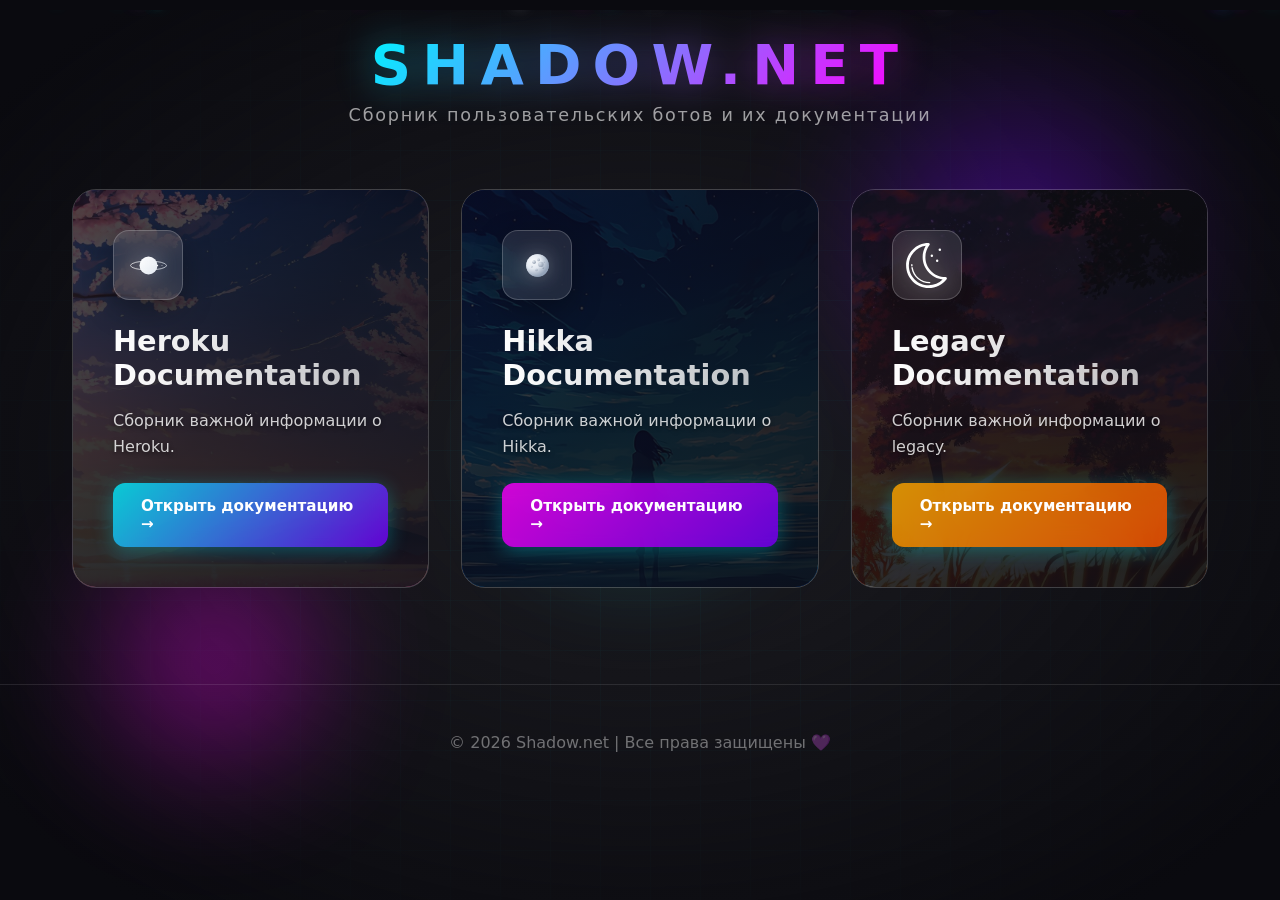
<file: index.html>
<!DOCTYPE html>
<html lang="ru">
<head>
    <link rel="icon" href="assets/favicon.ico" type="image/x-icon">
    <meta charset="UTF-8">
    <meta name="viewport" content="width=device-width, initial-scale=1.0">
    <title>Shadow.net | Documentation</title>
    <style>
        * {
            margin: 0;
            padding: 0;
            box-sizing: border-box;
        }

        :root {
            --primary: #00f2ff;
            --secondary: #ff00ff;
            --accent: #7700ff;
            --dark: #0a0a0f;
        }

        body {
            font-family: 'Segoe UI', system-ui, -apple-system, sans-serif;
            background: var(--dark);
            color: #fff;
            overflow-x: hidden;
            min-height: 100vh;
        }

        /* Animated Background */
        .bg-animation {
            position: fixed;
            top: 0;
            left: 0;
            width: 100%;
            height: 100%;
            z-index: -2;
            background: var(--dark);
        }

        .pattern-bg {
            position: fixed;
            top: 0;
            left: 0;
            width: 100%;
            height: 100%;
            z-index: -1;
            opacity: 0.08;
            background-image: url('assets/patterned-background.png');
            background-size: 200px;
            background-repeat: repeat;
            mix-blend-mode: screen;
        }

        .grid-overlay {
            position: fixed;
            top: 0;
            left: 0;
            width: 100%;
            height: 100%;
            z-index: -1;
            background: 
                linear-gradient(rgba(0, 242, 255, 0.03) 1px, transparent 1px),
                linear-gradient(90deg, rgba(0, 242, 255, 0.03) 1px, transparent 1px);
            background-size: 50px 50px;
            pointer-events: none;
        }

        .vignette {
            position: fixed;
            top: 0;
            left: 0;
            width: 100%;
            height: 100%;
            z-index: -1;
            background: radial-gradient(ellipse at center, transparent 0%, var(--dark) 90%);
            pointer-events: none;
        }

        .particles {
            position: fixed;
            top: 0;
            left: 0;
            width: 100%;
            height: 100%;
            z-index: -1;
            overflow: hidden;
        }

        .particle {
            position: absolute;
            width: 3px;
            height: 3px;
            background: var(--primary);
            border-radius: 50%;
            animation: float 20s infinite linear;
            opacity: 0.8;
            box-shadow: 0 0 8px var(--primary), 0 0 15px var(--primary);
        }

        @keyframes float {
            from { transform: translateY(150vh) translateX(0); }
            to { transform: translateY(-50vh) translateX(100px); }
        }

        .particle-blocker {
            position: fixed;
            top: 0;
            left: 0;
            width: 100%;
            height: 10px;
            z-index: 100;
            background: var(--dark);
        }

        header {
            padding: 2rem;
            text-align: center;
            position: relative;
        }

        .logo {
            font-size: 3.5rem;
            font-weight: 900;
            background: linear-gradient(135deg, var(--primary), var(--secondary));
            -webkit-background-clip: text;
            -webkit-text-fill-color: transparent;
            background-clip: text;
            text-transform: uppercase;
            letter-spacing: 0.2em;
            animation: glow 3s ease-in-out infinite alternate;
            position: relative;
            display: inline-block;
        }

        .logo::after {
            content: 'SHADOW.NET';
            position: absolute;
            top: 0;
            left: 0;
            width: 100%;
            height: 100%;
            background: linear-gradient(135deg, var(--primary), var(--secondary));
            -webkit-background-clip: text;
            -webkit-text-fill-color: transparent;
            background-clip: text;
            filter: blur(20px);
            opacity: 0.5;
            z-index: -1;
        }

        @keyframes glow {
            from { filter: drop-shadow(0 0 20px rgba(0, 242, 255, 0.5)); }
            to { filter: drop-shadow(0 0 40px rgba(255, 0, 255, 0.5)); }
        }

        .subtitle {
            color: rgba(255, 255, 255, 0.6);
            font-size: 1.1rem;
            margin-top: 0.5rem;
            letter-spacing: 0.1em;
        }

        .container {
            max-width: 1200px;
            margin: 0 auto;
            padding: 2rem;
            display: grid;
            grid-template-columns: repeat(auto-fit, minmax(320px, 1fr));
            gap: 2rem;
        }

        .card {
            position: relative;
            border-radius: 24px;
            overflow: hidden;
            cursor: pointer;
            transition: transform 0.6s ease;
            min-height: 380px;
            border: 1px solid rgba(255, 255, 255, 0.2);
        }

        .card-bg {
            position: absolute;
            inset: 0;
            background-size: cover;
            background-position: center;
            z-index: 0;
            transition: transform 0.6s ease;
        }

        .card-heroku .card-bg {
            background-image: url('assets/fon_heroku.jpg');
        }

        .card-hikka .card-bg {
            background-image: url('assets/fon_hikka.jpeg');
        }

        .card-legacy .card-bg {
            background-image: url('assets/fon_legacy.jpg');
        }

        .card:hover .card-bg {
            transform: scale(1.1);
        }

        /* Gradient Overlay поверх фото */
        .card-overlay {
            position: absolute;
            inset: 0;
            background: linear-gradient(135deg, rgba(10,10,15,0.7) 0%, rgba(10,10,15,0.85) 50%, rgba(10,10,15,0.9) 100%);
            z-index: 1;
            transition: opacity 0.3s;
        }

        .card:hover .card-overlay {
            opacity: 0.95;
            background: linear-gradient(135deg, rgba(10,10,15,0.6) 0%, rgba(10,10,15,0.75) 50%, rgba(10,10,15,0.85) 100%);
        }

        /* Content Layer */
        .card-content {
            position: relative;
            z-index: 2;
            padding: 2.5rem;
            height: 100%;
            display: flex;
            flex-direction: column;
            justify-content: space-between;
        }

        .card-icon {
            width: 70px;
            height: 70px;
            border-radius: 16px;
            display: flex;
            align-items: center;
            justify-content: center;
            margin-bottom: 1.5rem;
            background: rgba(255, 255, 255, 0.1);
            backdrop-filter: blur(10px);
            border: 1px solid rgba(255, 255, 255, 0.2);
            box-shadow: 0 10px 30px rgba(0, 0, 0, 0.3);
            transition: transform 0.3s;
        }

        .card:hover .card-icon {
            transform: rotate(-5deg) scale(1.1);
            box-shadow: 0 15px 40px rgba(0, 0, 0, 0.4);
        }

        .card-icon svg {
            width: 45px;
            height: 45px;
            filter: drop-shadow(0 0 10px rgba(255,255,255,0.3));
        }

        .card h2 {
            font-size: 1.8rem;
            margin-bottom: 1rem;
            background: linear-gradient(90deg, #fff, rgba(255,255,255,0.7));
            -webkit-background-clip: text;
            -webkit-text-fill-color: transparent;
            background-clip: text;
        }

        .card p {
            color: rgba(255, 255, 255, 0.8);
            line-height: 1.6;
            margin-bottom: 1.5rem;
            text-shadow: 0 2px 4px rgba(0,0,0,0.5);
        }

        .btn {
            display: inline-flex;
            align-items: center;
            gap: 0.5rem;
            padding: 0.875rem 1.75rem;
            background: rgba(0, 0, 0, 0.4);
            border: 1px solid rgba(255, 255, 255, 0.2);
            color: #fff;
            text-decoration: none;
            border-radius: 12px;
            font-weight: 600;
            position: relative;
            overflow: hidden;
            transition: all 0.3s;
            cursor: pointer;
            font-size: 0.95rem;
            backdrop-filter: blur(10px);
            width: fit-content;
        }

        .btn:hover {
            border-color: var(--primary);
            box-shadow: 0 0 20px rgba(0, 242, 255, 0.4);
            transform: translateX(5px);
            background: rgba(0, 0, 0, 0.6);
        }

        .btn-primary {
            background: linear-gradient(135deg, rgba(0, 242, 255, 0.8), rgba(119, 0, 255, 0.8));
            border: none;
            box-shadow: 0 4px 20px rgba(0, 242, 255, 0.3);
        }

        .btn-primary:hover {
            box-shadow: 0 6px 30px rgba(0, 242, 255, 0.5);
            transform: translateX(5px) scale(1.05);
        }

        .glow-orb {
            position: fixed;
            border-radius: 50%;
            filter: blur(60px);
            opacity: 0.5;
            pointer-events: none;
            z-index: -1;
        }

        .orb-1 {
            width: 400px;
            height: 400px;
            background: radial-gradient(circle, var(--accent), transparent 70%);
            top: 5%;
            right: 5%;
            animation: drift 25s infinite ease-in-out;
        }

        .orb-2 {
            width: 300px;
            height: 300px;
            background: radial-gradient(circle, var(--secondary), transparent 70%);
            bottom: 10%;
            left: 5%;
            animation: drift 20s infinite ease-in-out reverse;
        }

        .orb-3 {
            width: 250px;
            height: 250px;
            background: radial-gradient(circle, var(--primary), transparent 70%);
            top: 50%;
            left: 50%;
            transform: translate(-50%, -50%);
            animation: orbPulse 15s infinite ease-in-out;
        }

        @keyframes orbPulse {
            0%, 100% { transform: translate(-50%, -50%) scale(1); opacity: 0.4; }
            50% { transform: translate(-50%, -50%) scale(1.3); opacity: 0.6; }
        }

        @keyframes drift {
            0%, 100% { transform: translate(0, 0); }
            25% { transform: translate(-30px, 30px); }
            50% { transform: translate(20px, -20px); }
            75% { transform: translate(-20px, -30px); }
        }

        footer {
            text-align: center;
            padding: 3rem 2rem;
            color: rgba(255, 255, 255, 0.4);
            border-top: 1px solid rgba(255, 255, 255, 0.1);
            margin-top: 4rem;
        }

        @media (max-width: 768px) {
            .logo { font-size: 2.5rem; }
            .container { grid-template-columns: 1fr; padding: 1rem; }
            .card-content { padding: 1.5rem; }
        }

        ::-webkit-scrollbar {
            width: 8px;
        }
        ::-webkit-scrollbar-track {
            background: var(--dark);
        }
        ::-webkit-scrollbar-thumb {
            background: linear-gradient(var(--primary), var(--accent));
            border-radius: 4px;
        }

        .loader {
            position: fixed;
            top: 0;
            left: 0;
            width: 100%;
            height: 100%;
            background: var(--dark);
            z-index: 9999;
            display: flex;
            align-items: center;
            justify-content: center;
            transition: opacity 0.5s;
        }

        .loader.hidden {
            opacity: 0;
            pointer-events: none;
        }

        .loader-text {
            font-size: 2rem;
            font-weight: 900;
            background: linear-gradient(135deg, var(--primary), var(--secondary));
            -webkit-background-clip: text;
            -webkit-text-fill-color: transparent;
            animation: pulse 1.5s infinite;
        }

        @keyframes pulse {
            0%, 100% { opacity: 1; }
            50% { opacity: 0.5; }
        }
    </style>
</head>
<body>
    <div class="loader" id="loader">
        <div class="loader-text">SHADOW.NET</div>
    </div>

    <div class="bg-animation"></div>
    <div class="pattern-bg"></div>
    <div class="grid-overlay"></div>
    <div class="vignette"></div>
    <div class="particles" id="particles"></div>
    <div class="particle-blocker"></div>
    <div class="glow-orb orb-1"></div>
    <div class="glow-orb orb-2"></div>
    <div class="glow-orb orb-3"></div>

    <header>
        <h1 class="logo">Shadow.net</h1>
        <p class="subtitle">Сборник пользовательских ботов и их документации</p>
    </header>

    <div class="container">
        <!-- Heroku Card -->
        <div class="card card-heroku" onclick="window.location.href='heroku/index.html'">
            <div class="card-bg"></div>
            <div class="card-overlay"></div>
            <div class="card-content">
                <div>
                    <div class="card-icon">
                        <svg viewBox="0 0 200 200" class="saturn">
                            <defs>
                                <linearGradient id="planetGradient" x1="0%" y1="0%" x2="100%" y2="100%">
                                    <stop offset="0%" style="stop-color:#ffffff" />
                                    <stop offset="100%" style="stop-color:#e2e8f0" />
                                </linearGradient>
                                <linearGradient id="ringGradient" x1="0%" y1="0%" x2="100%" y2="0%">
                                    <stop offset="0%" style="stop-color:#ffffff" />
                                    <stop offset="100%" style="stop-color:#e2e8f0" />
                                </linearGradient>
                            </defs>
                            <ellipse class="ring back-ring" cx="100" cy="100" rx="80" ry="20" fill="none" stroke="url(#ringGradient)" stroke-width="2" opacity="0.5" />
                            <circle class="planet" cx="100" cy="100" r="40" fill="url(#planetGradient)" />
                            <ellipse class="ring front-ring" cx="100" cy="100" rx="80" ry="20" fill="none" stroke="url(#ringGradient)" stroke-width="2.5" />
                            <circle cx="140" cy="100" r="3" fill="#ffffff" />
                            <circle cx="160" cy="100" r="2" fill="#ffffff" />
                            <circle cx="120" cy="95" r="2" fill="#ffffff" />
                            <circle cx="180" cy="102" r="1" fill="#ffffff" />
                        </svg>
                    </div>
                    <h2>Heroku Documentation</h2>
                    <p>Сборник важной информации о Heroku.</p>
                </div>
                <a href="heroku/index.html" class="btn btn-primary">Открыть документацию →</a>
            </div>
        </div>

        <!-- Hikka Card -->
        <div class="card card-hikka" onclick="window.location.href='hikka/index.html'">
            <div class="card-bg"></div>
            <div class="card-overlay"></div>
            <div class="card-content">
                <div>
                    <div class="card-icon">
                        <svg viewBox="0 0 200 200" class="moon-full">
                            <defs>
                                <radialGradient id="moonGradient" cx="30%" cy="30%" r="70%">
                                    <stop offset="0%" style="stop-color:#f8fafc" />
                                    <stop offset="50%" style="stop-color:#e2e8f0" />
                                    <stop offset="100%" style="stop-color:#94a3b8" />
                                </radialGradient>
                                <radialGradient id="craterGradient" cx="30%" cy="30%" r="70%">
                                    <stop offset="0%" style="stop-color:#cbd5e1" />
                                    <stop offset="100%" style="stop-color:#64748b" />
                                </radialGradient>
                                <filter id="glow">
                                    <feGaussianBlur stdDeviation="3" result="coloredBlur"/>
                                    <feMerge>
                                        <feMergeNode in="coloredBlur"/>
                                        <feMergeNode in="SourceGraphic"/>
                                    </feMerge>
                                </filter>
                            </defs>
                            <circle cx="100" cy="100" r="50" fill="url(#moonGradient)" filter="url(#glow)" />
                            <circle cx="85" cy="85" r="8" fill="url(#craterGradient)" opacity="0.6" />
                            <circle cx="115" cy="95" r="12" fill="url(#craterGradient)" opacity="0.5" />
                            <circle cx="95" cy="120" r="6" fill="url(#craterGradient)" opacity="0.4" />
                            <circle cx="125" cy="110" r="5" fill="url(#craterGradient)" opacity="0.5" />
                            <circle cx="75" cy="105" r="4" fill="url(#craterGradient)" opacity="0.4" />
                            <circle cx="105" cy="75" r="6" fill="url(#craterGradient)" opacity="0.5" />
                            <circle cx="130" cy="85" r="3" fill="url(#craterGradient)" opacity="0.4" />
                        </svg>
                    </div>
                    <h2>Hikka Documentation</h2>
                    <p>Сборник важной информации о Hikka.</p>
                </div>
                <a href="hikka/index.html" class="btn btn-primary" style="background: linear-gradient(135deg, rgba(255, 0, 255, 0.8), rgba(119, 0, 255, 0.8));">Открыть документацию →</a>
            </div>
        </div>

        <!-- Legacy Card -->
        <div class="card card-legacy" onclick="window.location.href='legacy/index.html'">
            <div class="card-bg"></div>
            <div class="card-overlay"></div>
            <div class="card-content">
                <div>
                    <div class="card-icon">
                        <svg viewBox="0 0 65.3 65.3" class="moon-crescent" style="fill: #ffffff; filter: drop-shadow(0 0 10px rgba(255,255,255,0.5));">
                            <g>
                                <g>
                                    <path d="M35.853,65.3c-18.089,0-32.805-14.565-32.805-32.655C3.048,14.791,17.573,0,35.427,0c0.01,0,0.018,0,0.025,0
                                        c0.757,0,1.449,0.278,1.789,0.957c0.343,0.686,0.263,1.434-0.205,2.041c-3.918,5.078-5.988,11.117-5.988,17.534
                                        c0,15.883,12.922,28.785,28.805,28.785l0.369-0.018c0.727-0.01,1.475,0.412,1.817,1.1c0.344,0.687,0.265,1.506-0.205,2.113
                                        C55.566,60.641,46.094,65.3,35.853,65.3z M31.475,4.034C17.688,6.162,7.048,18.177,7.048,32.496
                                        C7.048,48.378,19.97,61.3,35.853,61.3c7.643,0,14.795-2.957,20.15-8.226c-16.282-1.911-28.955-15.793-28.955-32.58
                                        C27.048,14.629,28.568,9.013,31.475,4.034z"/>
                                </g>
                                <g>
                                    <path d="M37.349,58.464c-13.139,0-24.312-9.381-26.567-22.308c-0.095-0.543,0.27-1.063,0.813-1.156
                                        c0.552-0.094,1.063,0.27,1.157,0.812c2.087,11.967,12.432,20.651,24.597,20.651c0.553,0,1,0.446,1,1S37.902,58.464,37.349,58.464
                                        z"/>
                                </g>
                                <g>
                                    <path d="M11.416,34c-0.53,0-0.973-0.492-0.998-1.027c-0.022-0.463-0.034-0.97-0.034-1.439c0-0.553,0.447-1.019,1-1.019
                                        c0.553,0,1,0.438,1,0.991c0,0.438,0.012,0.943,0.032,1.377C12.441,33.436,12.017,34,11.464,34C11.447,34,11.431,34,11.416,34z"/>
                                </g>
                                <circle cx="40.41" cy="18.442" r="1.782"/>
                                <circle cx="51.992" cy="9.888" r="1.782"/>
                                <circle cx="48.117" cy="25.851" r="1.782"/>
                            </g>
                        </svg>
                    </div>
                    <h2>Legacy Documentation</h2>
                    <p>Сборник важной информации о legacy.</p>
                </div>
                <a href="legacy/index.html" class="btn btn-primary" style="background: linear-gradient(135deg, rgba(255, 170, 0, 0.8), rgba(255, 85, 0, 0.8));">Открыть документацию →</a>
            </div>
        </div>
    </div>

    <footer>
        <p>© 2026 Shadow.net | Все права защищены 💜</p>
    </footer>

    <script>
        window.addEventListener('load', () => {
            setTimeout(() => {
                document.getElementById('loader').classList.add('hidden');
            }, 1000);
        });

        const particlesContainer = document.getElementById('particles');
        const colors = ['var(--primary)', 'var(--secondary)', 'var(--accent)', '#ffffff'];
        
        for (let i = 0; i < 60; i++) {
            const particle = document.createElement('div');
            particle.className = 'particle';
            
            const color = colors[Math.floor(Math.random() * colors.length)];
            const size = Math.random() * 3 + 2;
            
            particle.style.left = Math.random() * 100 + '%';
            particle.style.width = size + 'px';
            particle.style.height = size + 'px';
            particle.style.background = color;
            particle.style.boxShadow = `0 0 ${size * 3}px ${color}, 0 0 ${size * 5}px ${color}`;
            particle.style.animationDuration = (Math.random() * 15 + 8) + 's';
            particle.style.animationDelay = Math.random() * 15 + 's';
            particle.style.opacity = Math.random() * 0.6 + 0.3;
            particlesContainer.appendChild(particle);
        }

        document.querySelectorAll('.card').forEach(card => {
            card.addEventListener('mousemove', (e) => {
                const rect = card.getBoundingClientRect();
                const x = e.clientX - rect.left;
                const y = e.clientY - rect.top;
                const centerX = rect.width / 2;
                const centerY = rect.height / 2;
                const rotateX = (y - centerY) / 20;
                const rotateY = (centerX - x) / 20;
                
                card.style.transform = `perspective(1000px) rotateX(${rotateX}deg) rotateY(${rotateY}deg) translateY(-10px) scale(1.02)`;
            });
            
            card.addEventListener('mouseleave', () => {
                card.style.transform = 'perspective(1000px) rotateX(0) rotateY(0) translateY(0) scale(1)';
            });
        });
    </script>
</body>
</html>
</file>
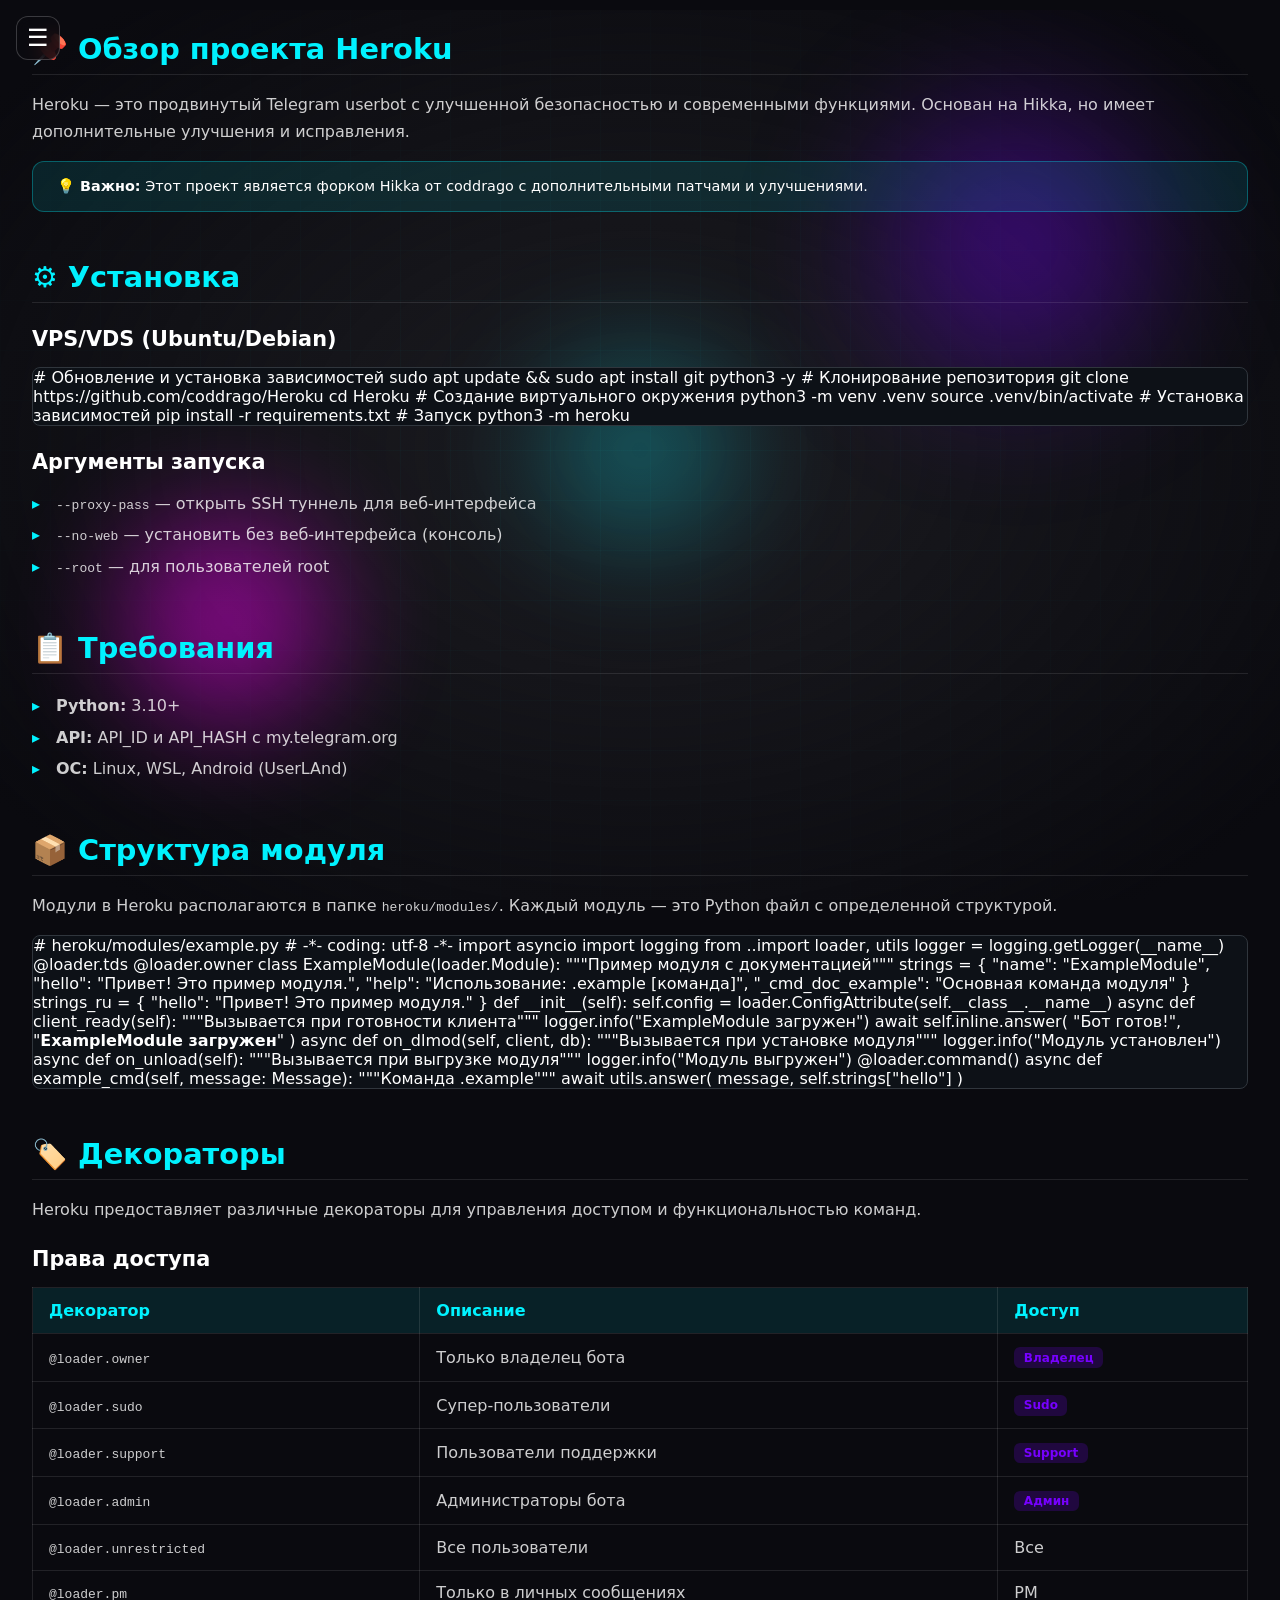
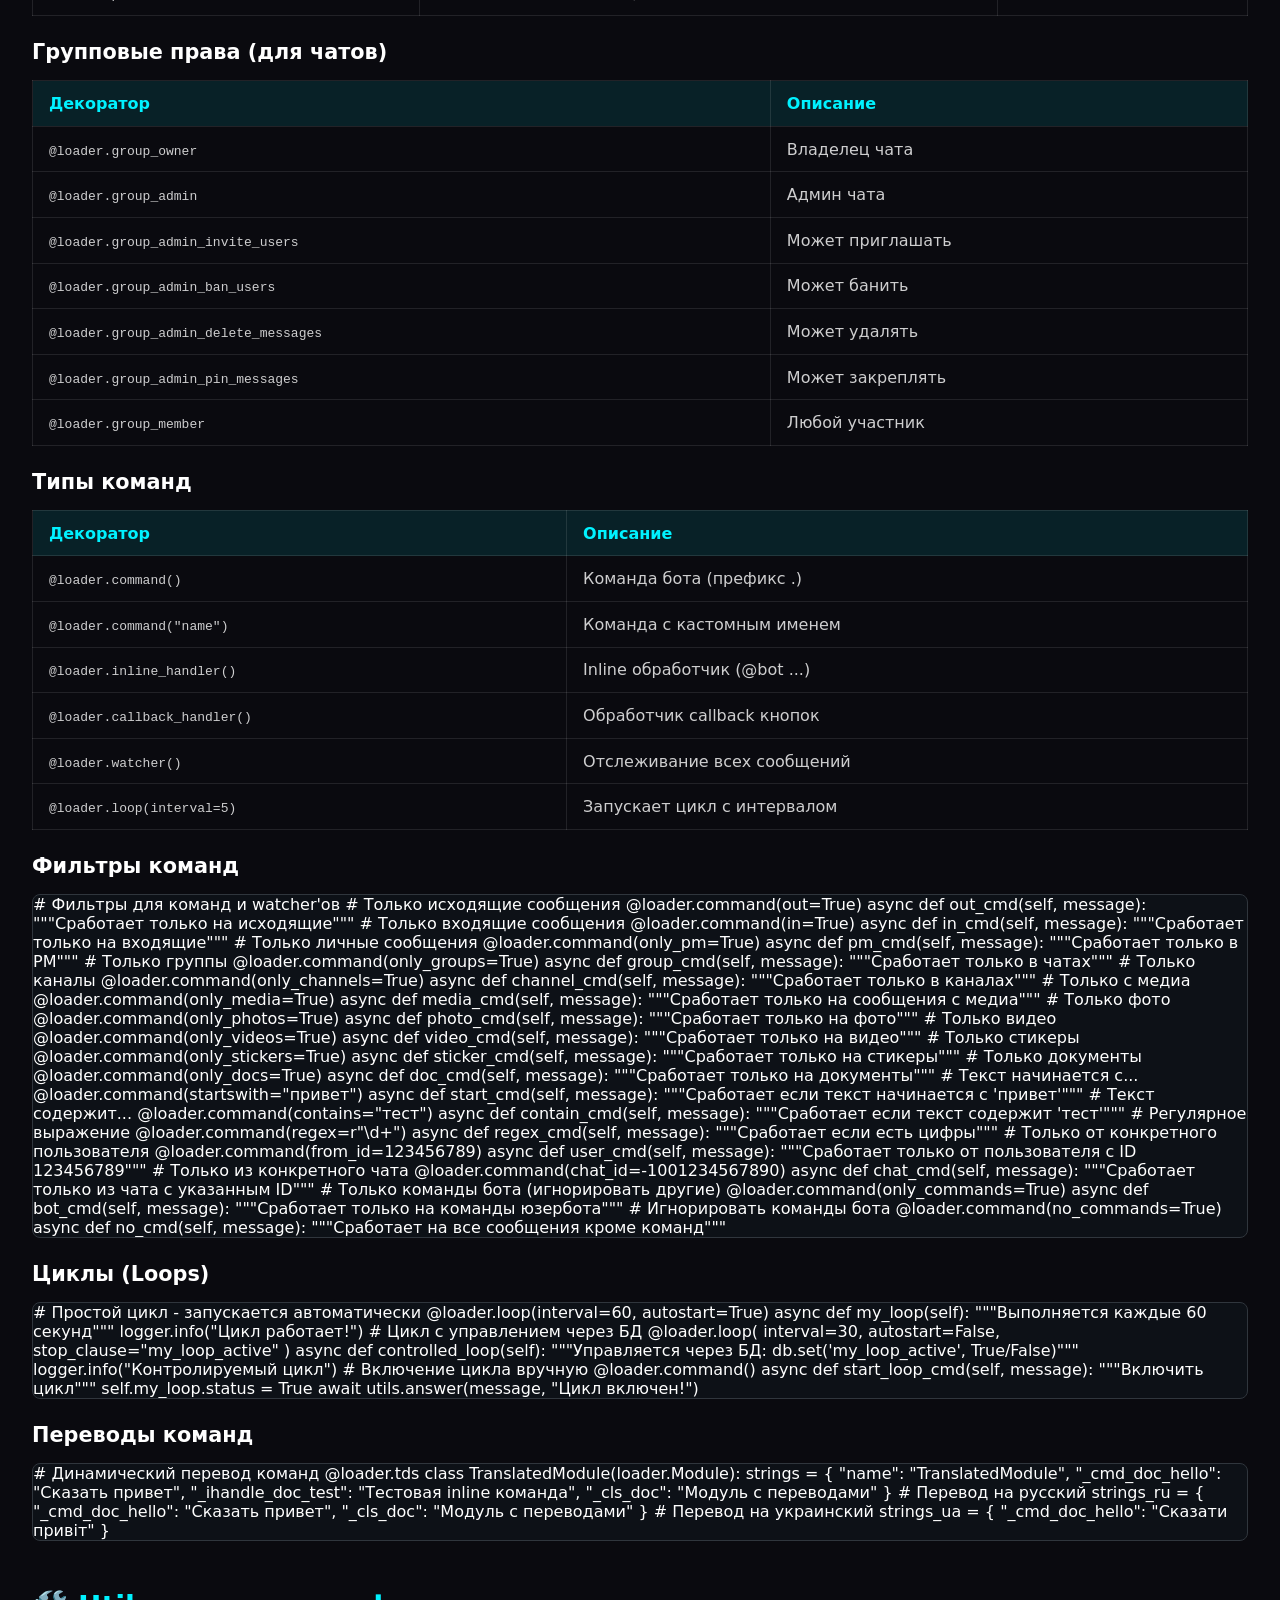
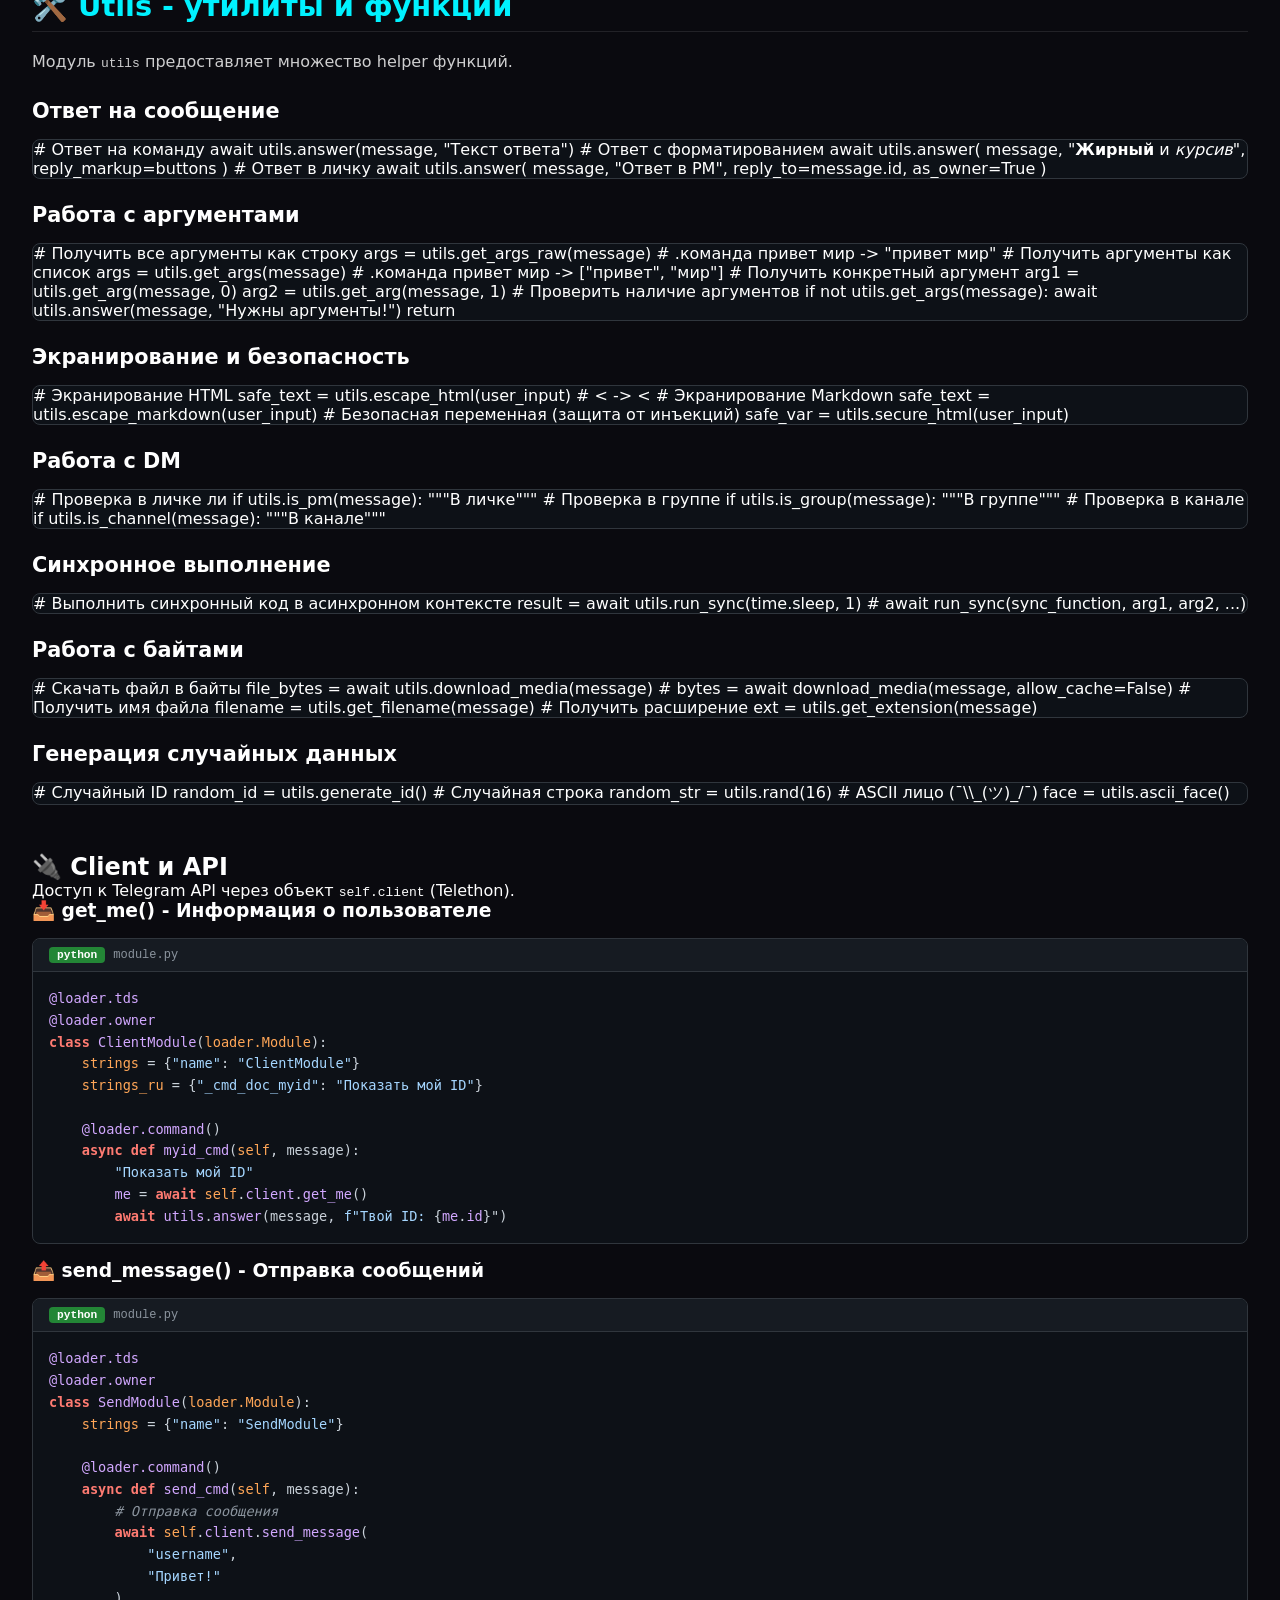
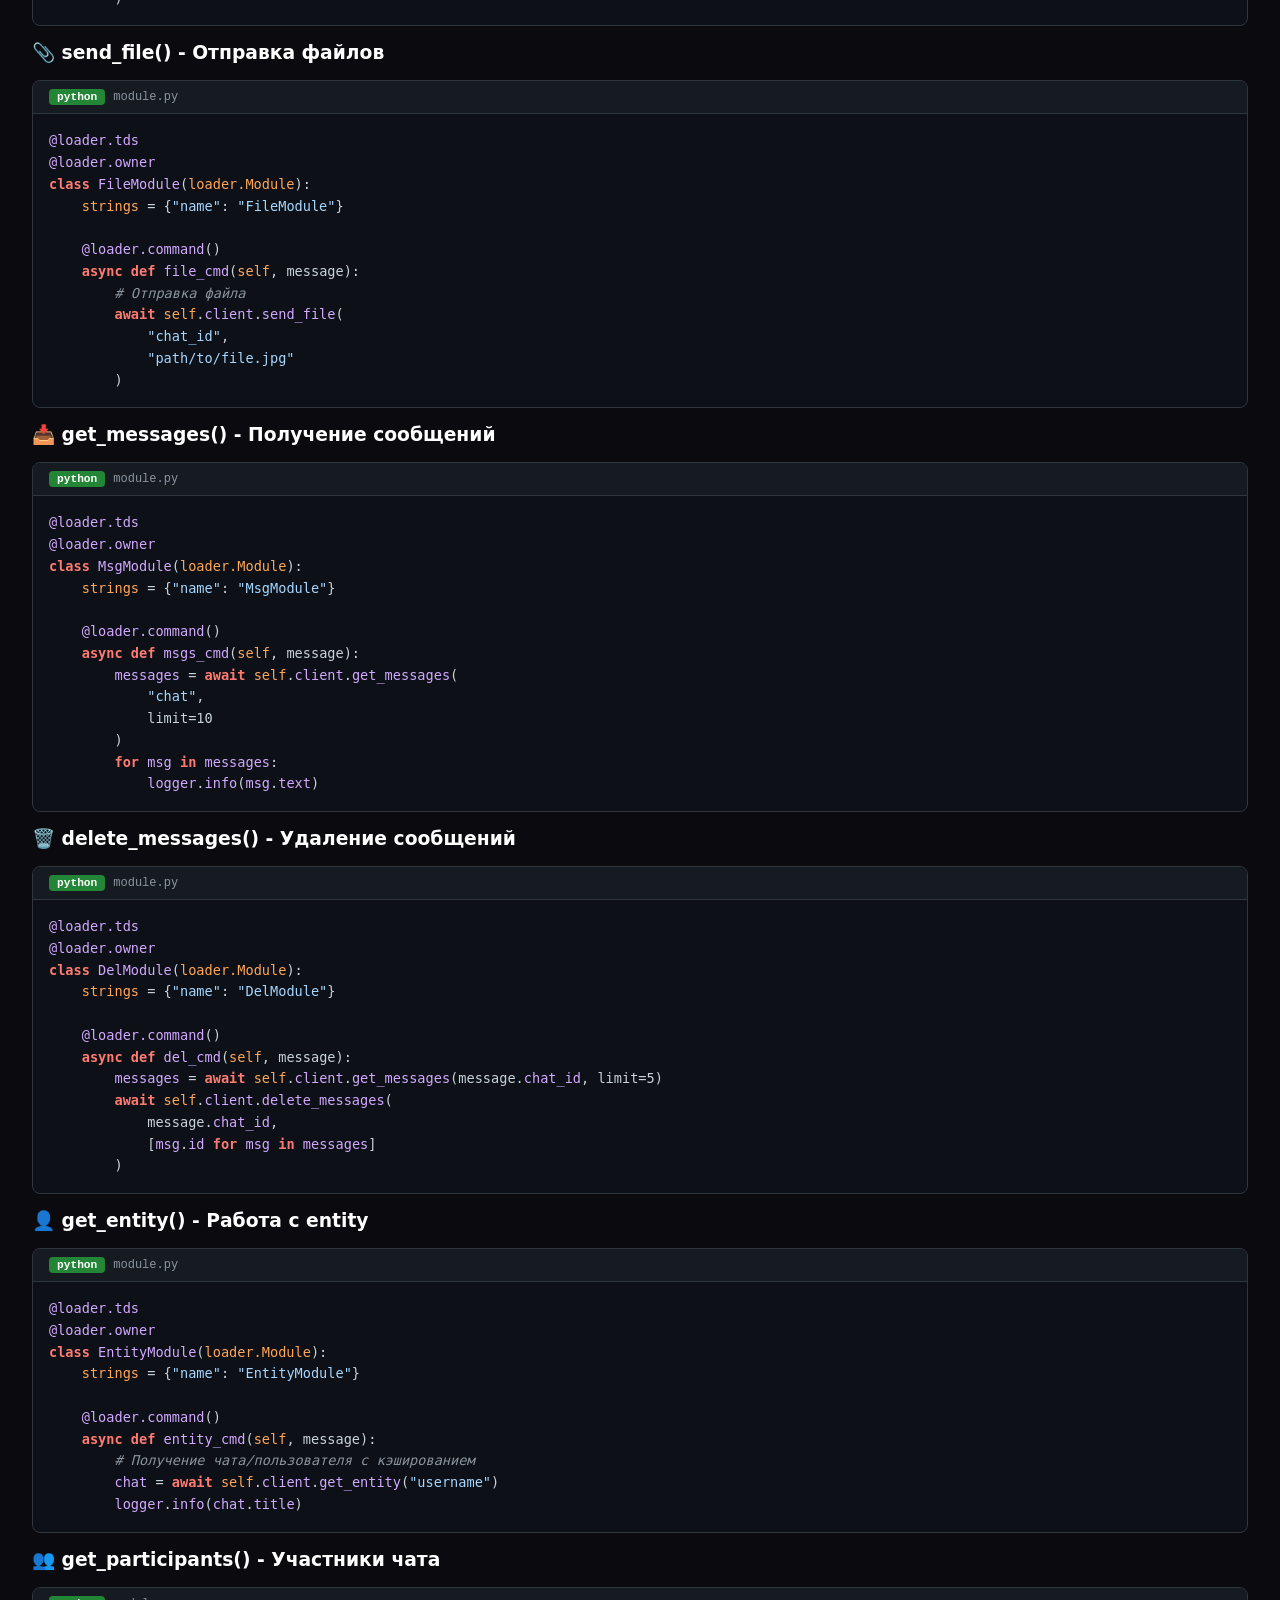
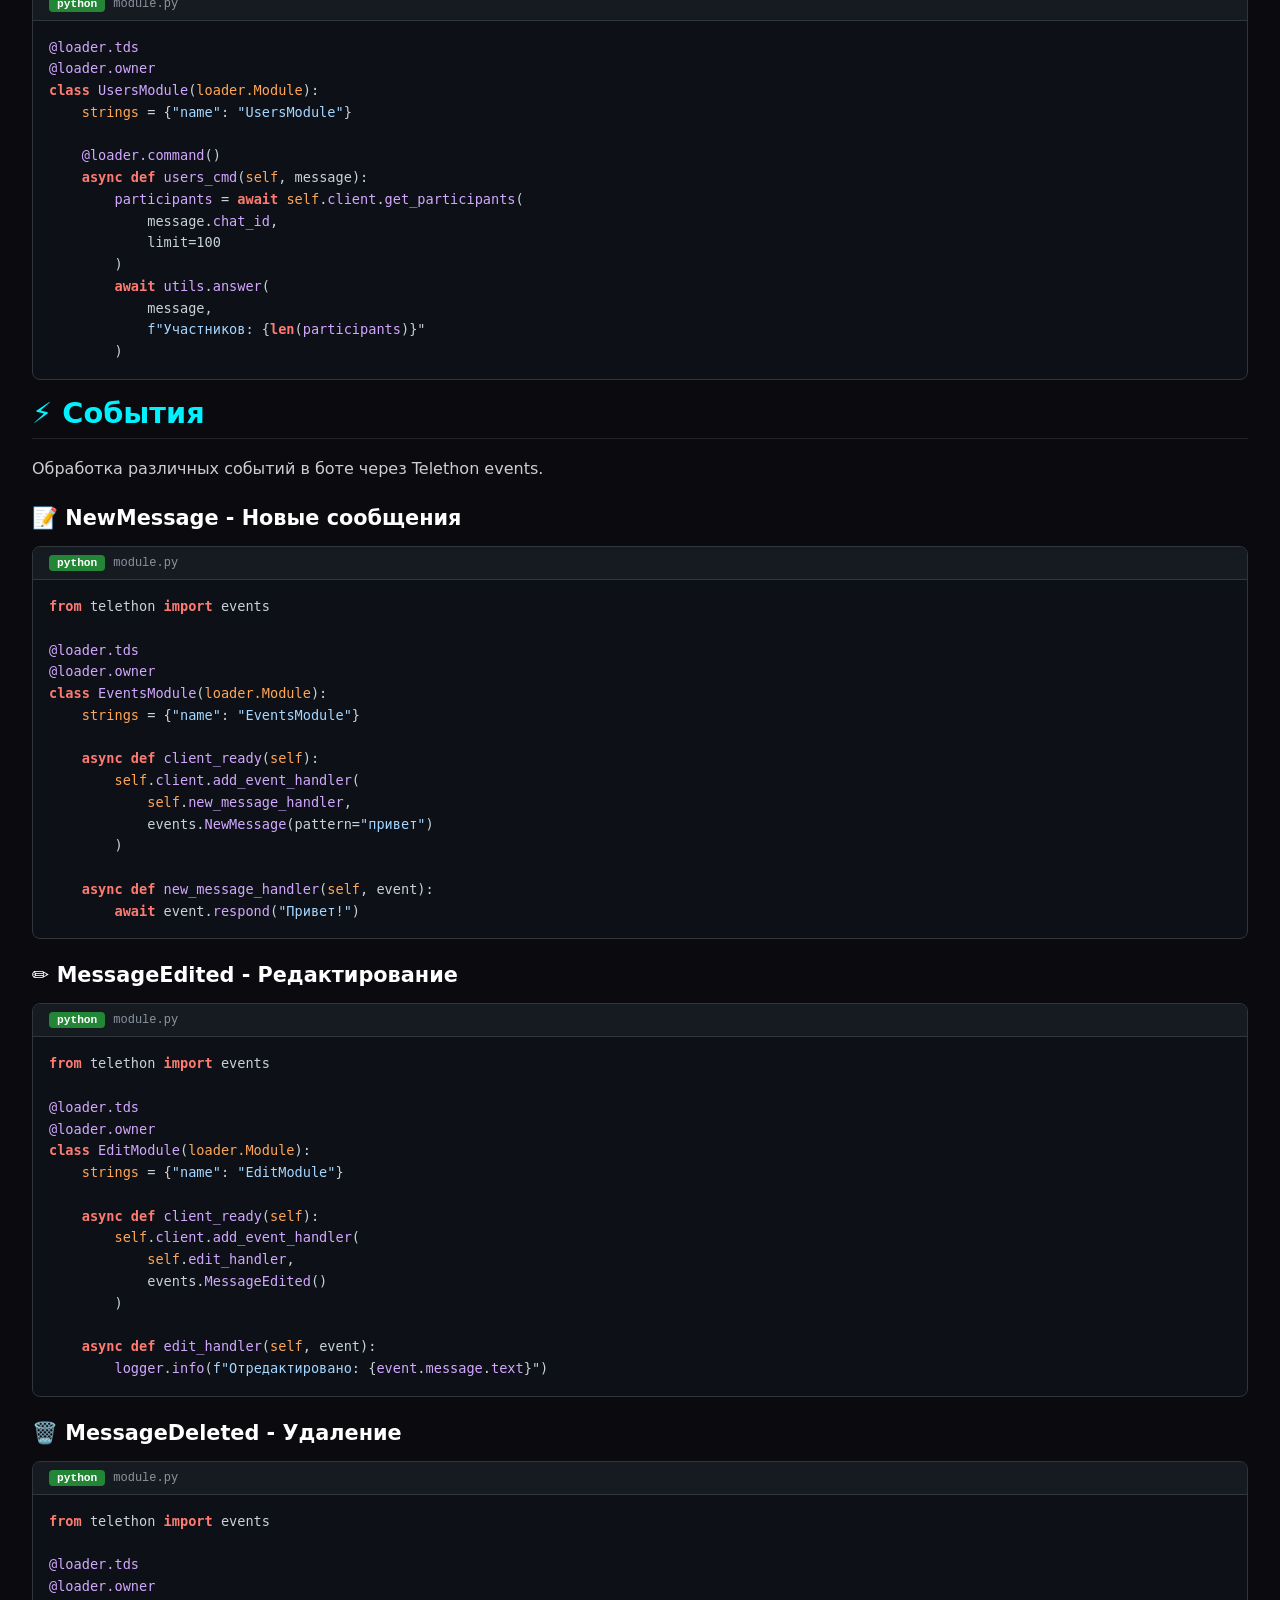
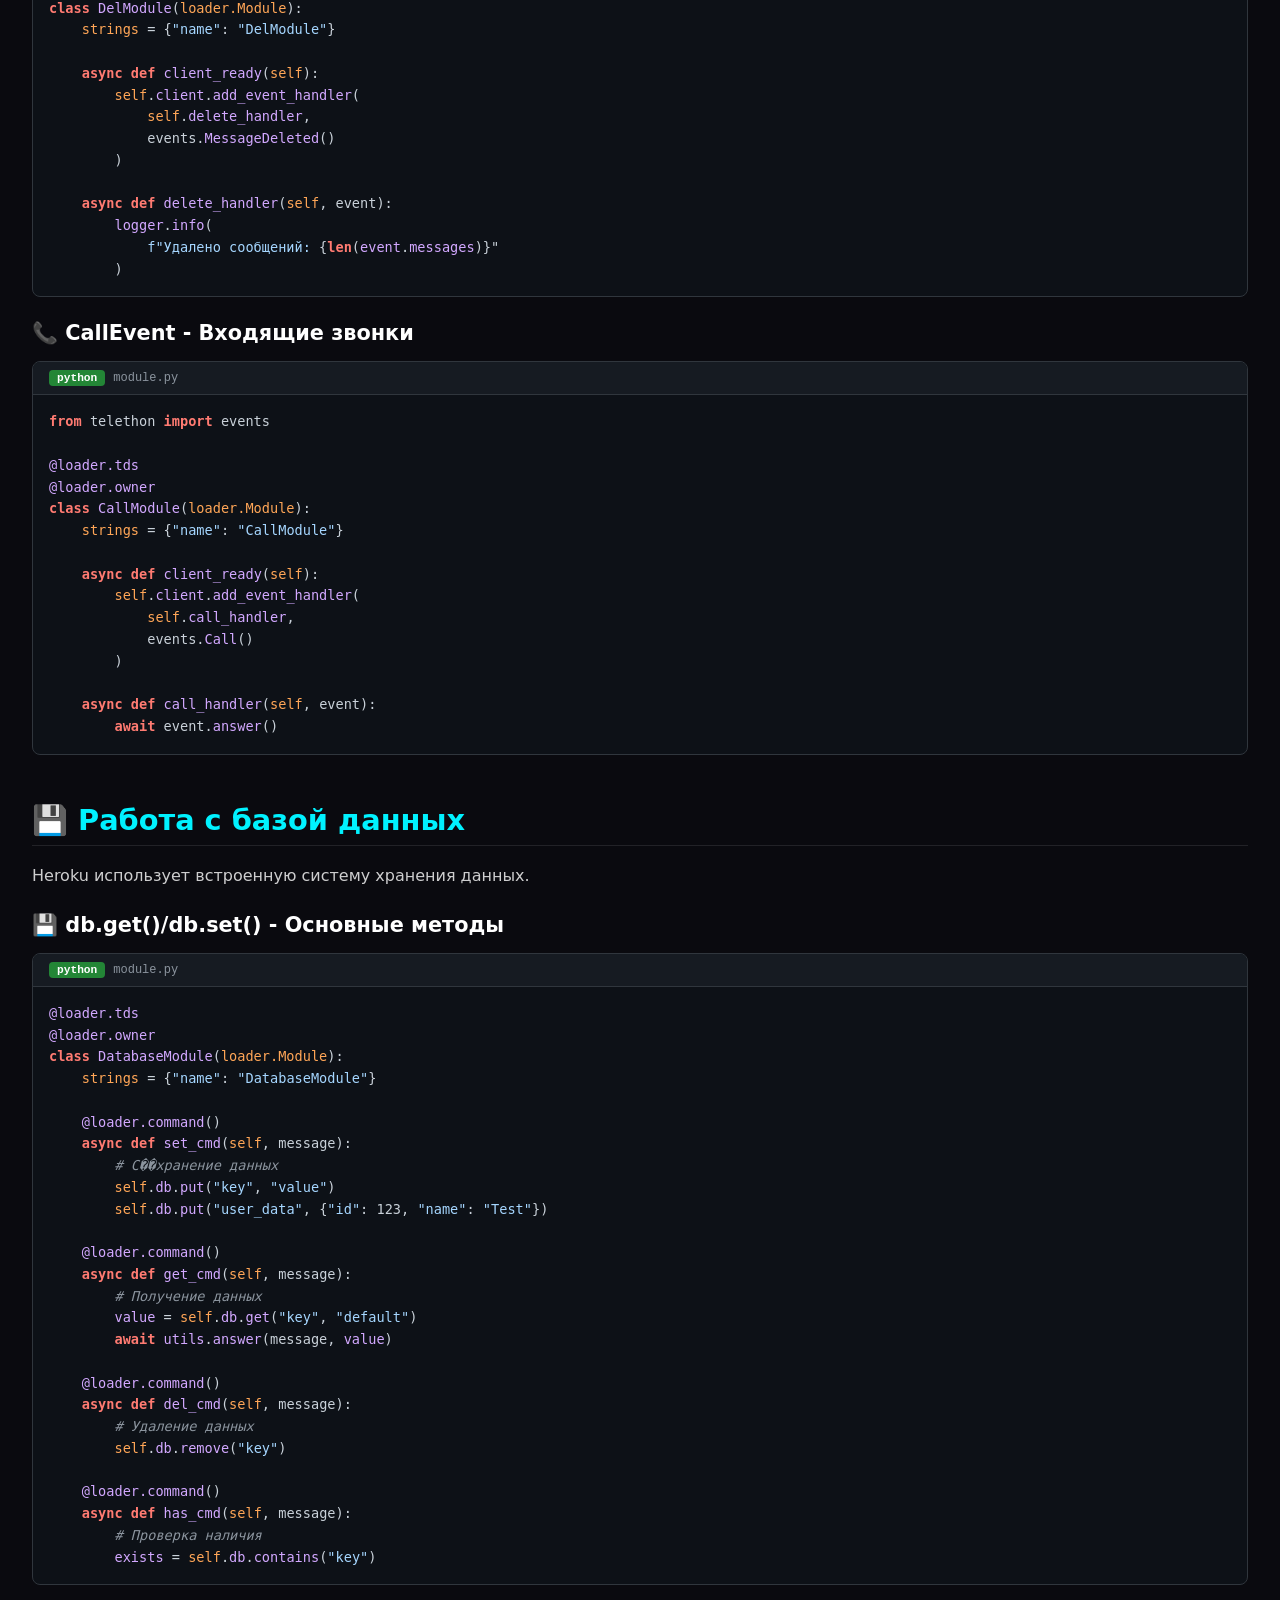
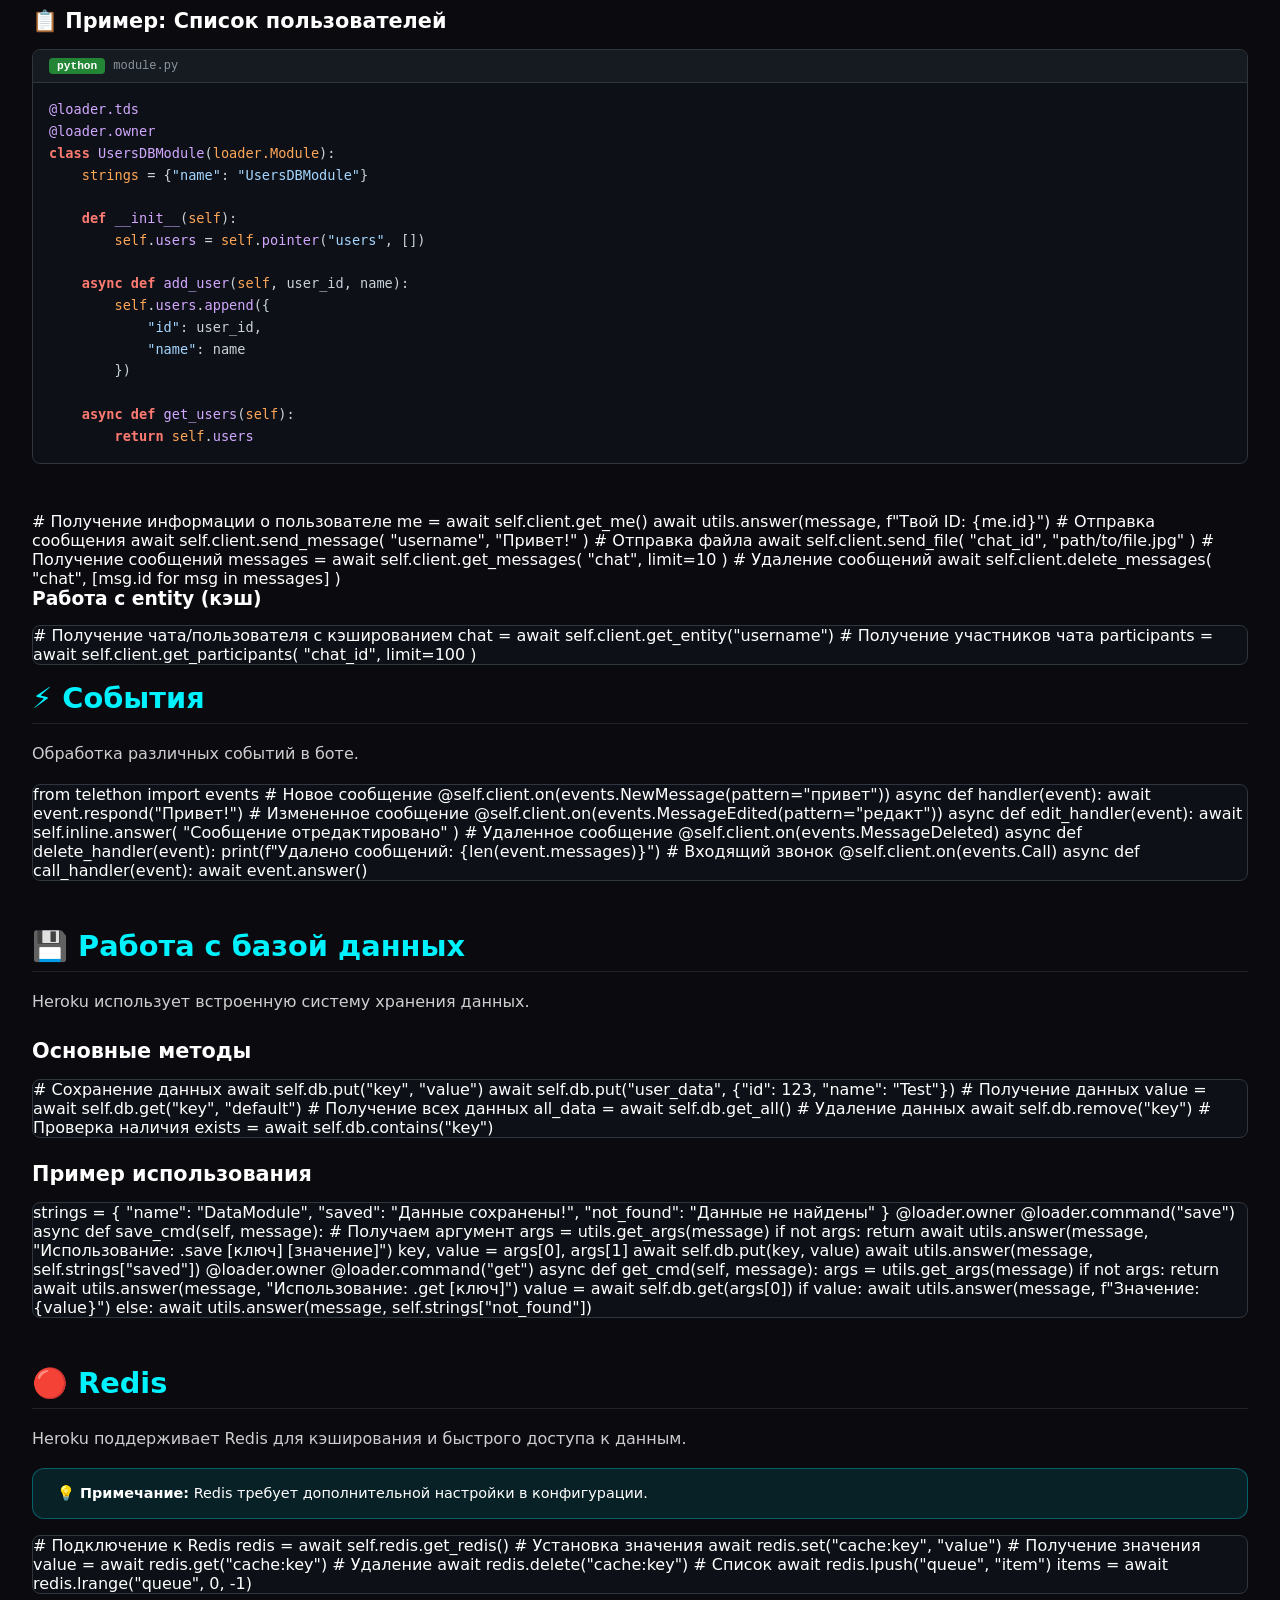
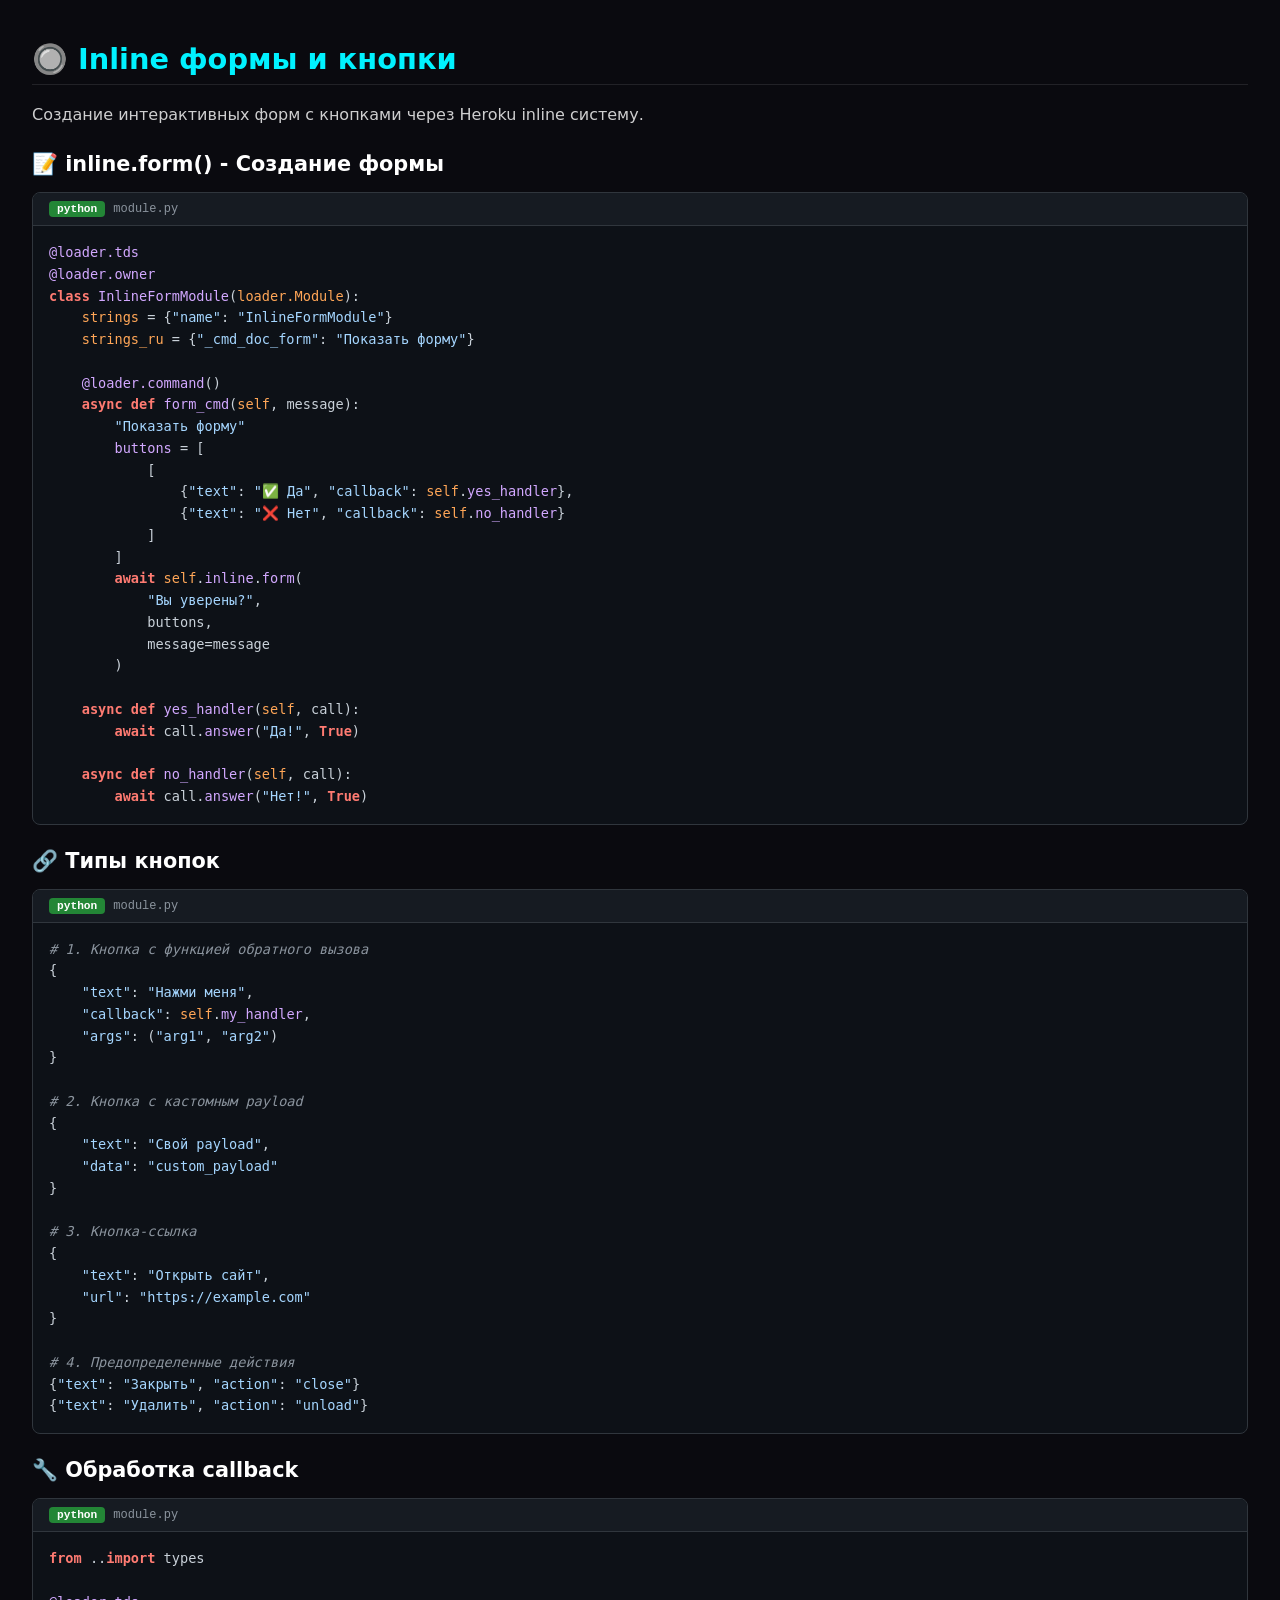
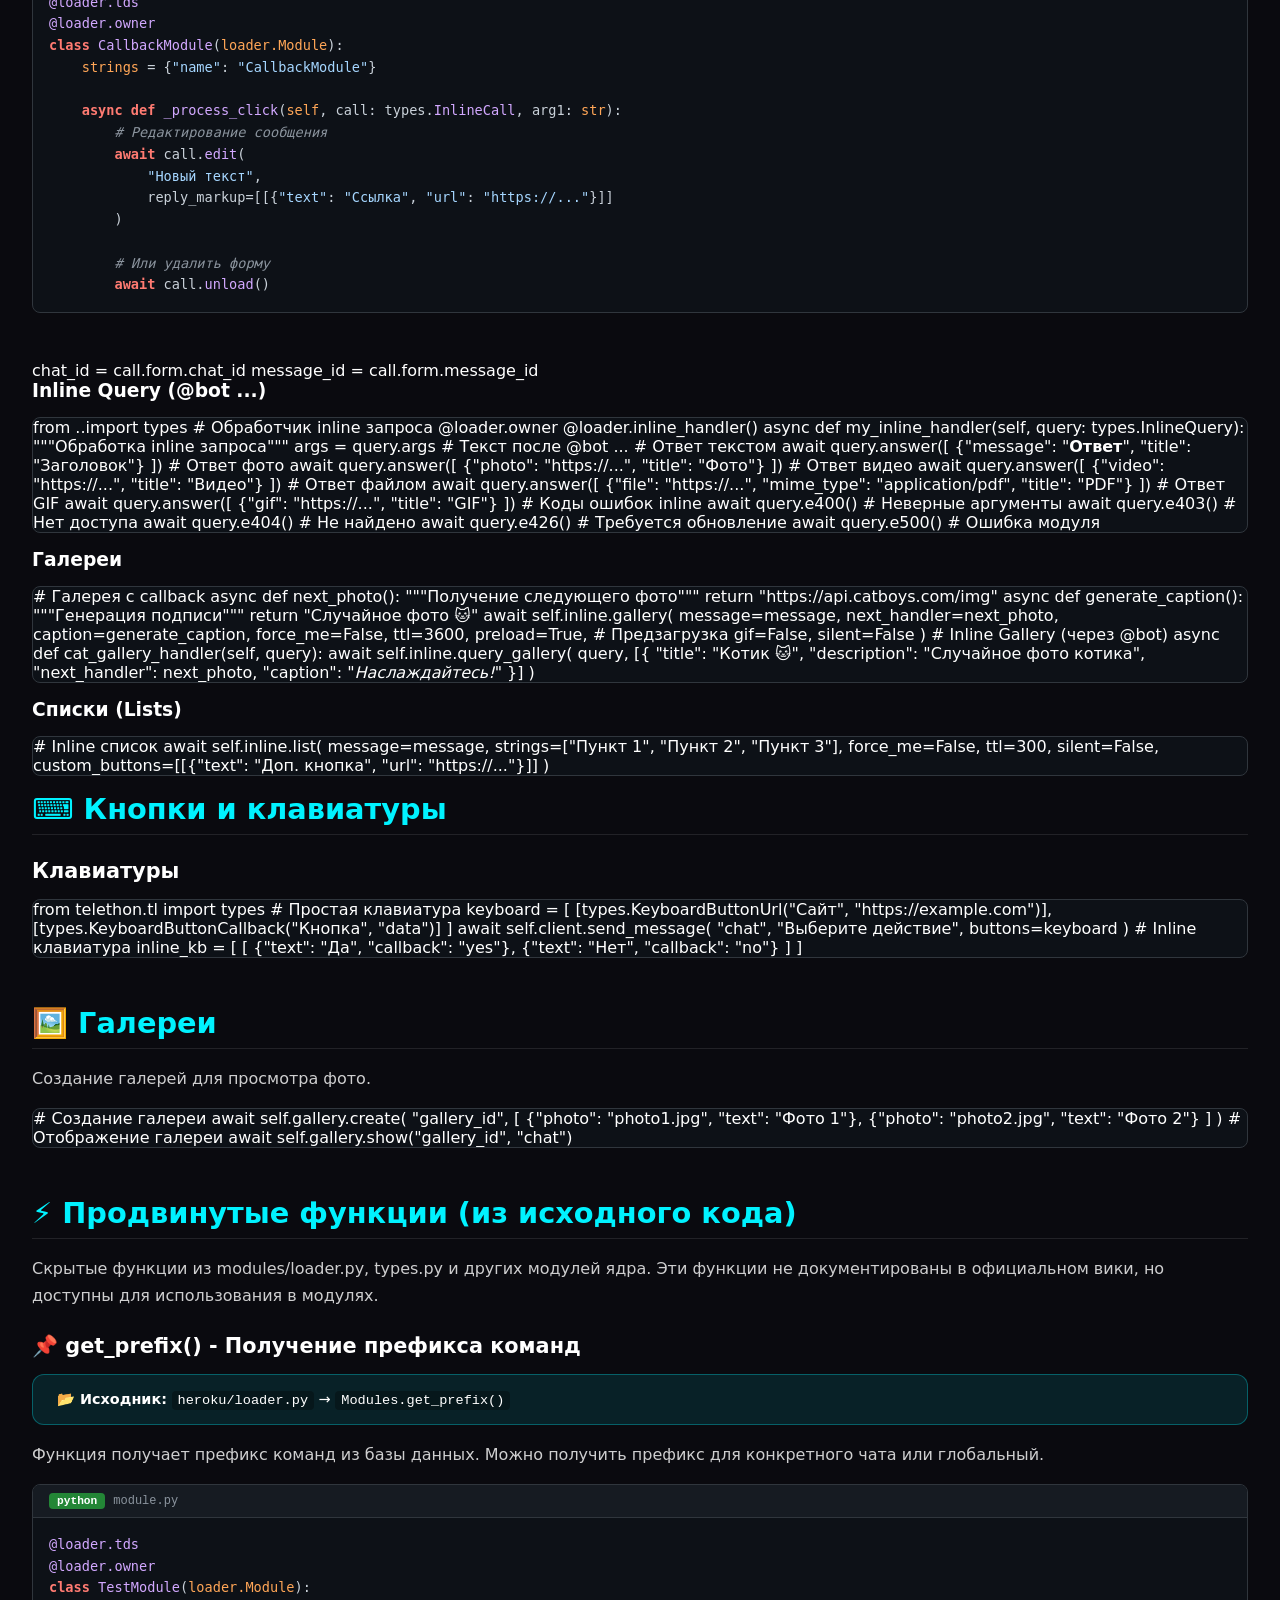
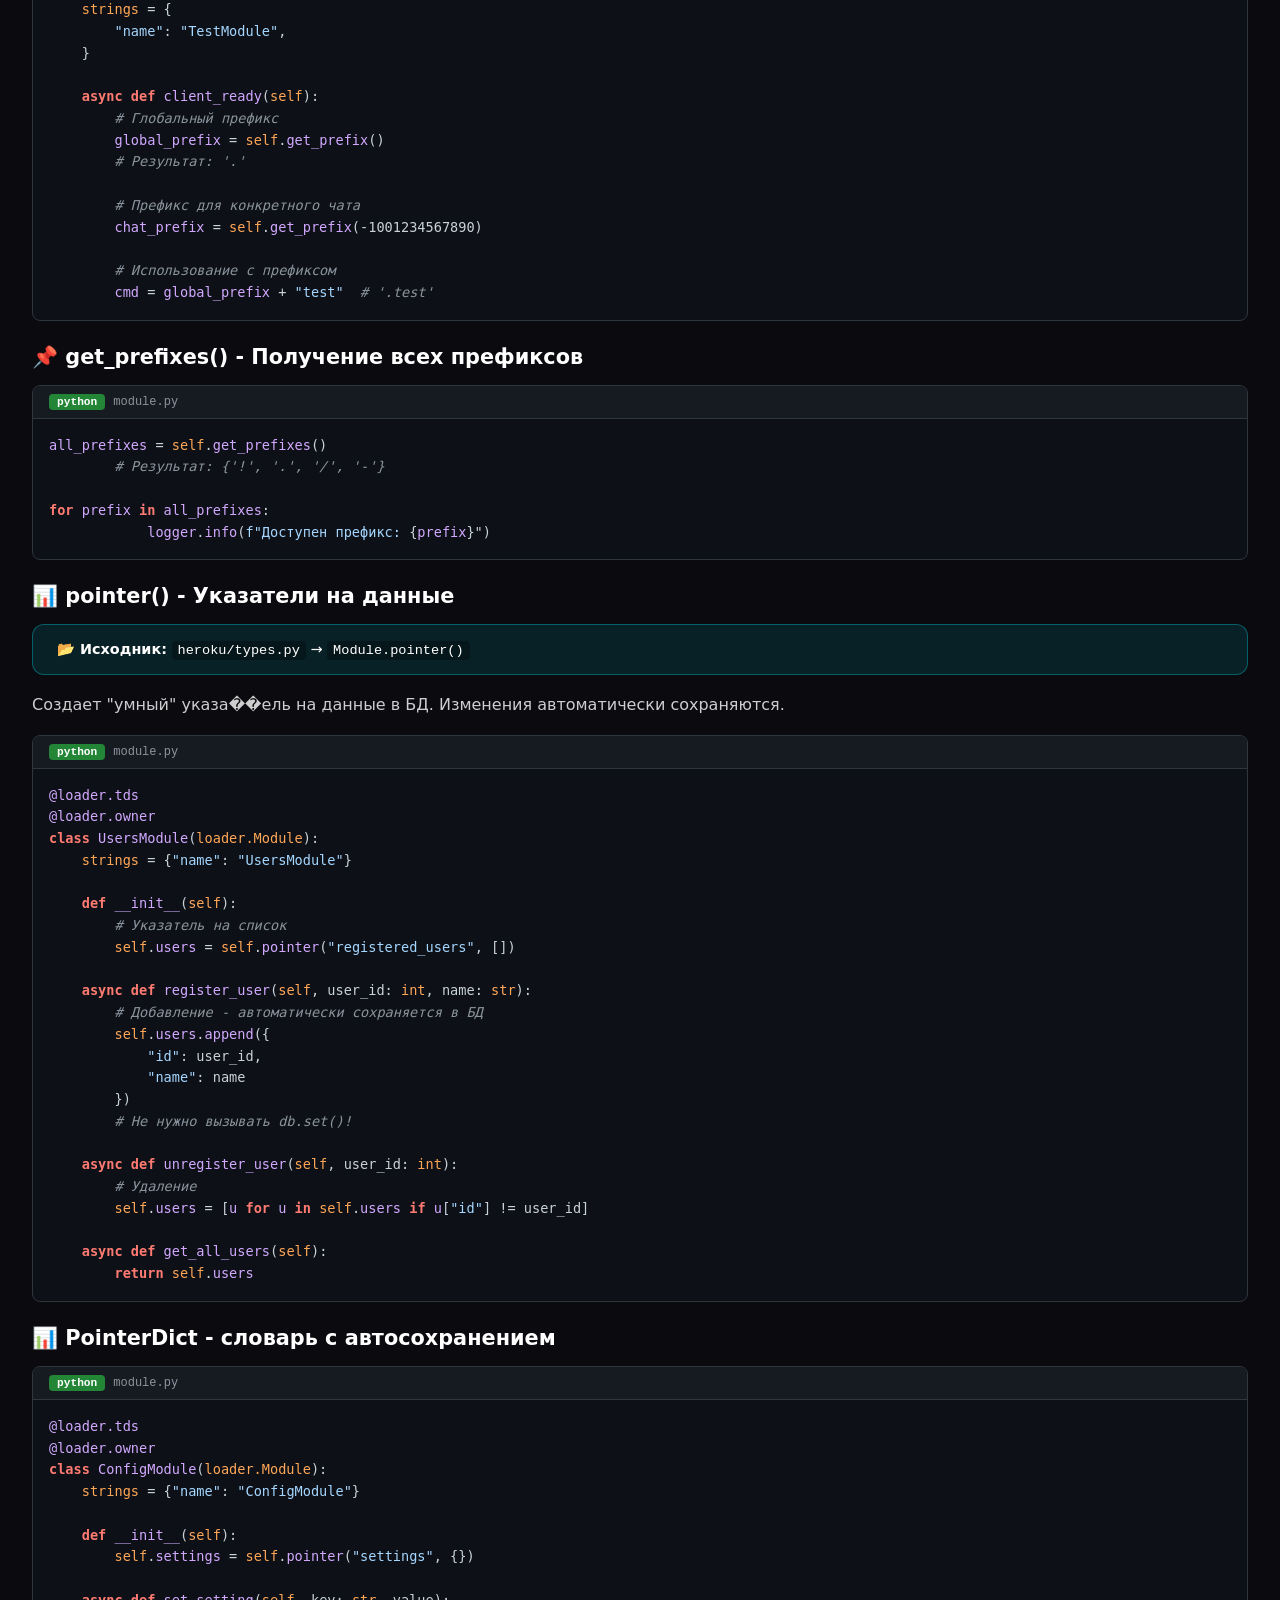
<file: heroku/index.html>
<!DOCTYPE html>
<html lang="ru">
<head>
    <link rel="icon" href="../assets/favicon.ico" type="image/x-icon">
    <meta charset="UTF-8">
    <meta name="viewport" content="width=device-width, initial-scale=1.0">
    <title>Heroku Documentation | Shadow.net</title>
    <style>
        * {
            margin: 0;
            padding: 0;
            box-sizing: border-box;
        }

        :root {
            --primary: #00f2ff;
            --secondary: #ff00ff;
            --accent: #7700ff;
            --dark: #0a0a0f;
        }

        body {
            font-family: 'Segoe UI', system-ui, -apple-system, sans-serif;
            background: var(--dark);
            color: #fff;
            overflow-x: hidden;
            min-height: 100vh;
        }

        /* Animated Background */
        .bg-animation {
            position: fixed;
            top: 0;
            left: 0;
            width: 100%;
            height: 100%;
            z-index: -2;
            background: var(--dark);
        }

        .pattern-bg {
            position: fixed;
            top: 0;
            left: 0;
            width: 100%;
            height: 100%;
            z-index: -1;
            opacity: 0.08;
            background-image: url('../assets/patterned-background.png');
            background-size: 200px;
            background-repeat: repeat;
            mix-blend-mode: screen;
        }

        .grid-overlay {
            position: fixed;
            top: 0;
            left: 0;
            width: 100%;
            height: 100%;
            z-index: -1;
            background: 
                linear-gradient(rgba(0, 242, 255, 0.03) 1px, transparent 1px),
                linear-gradient(90deg, rgba(0, 242, 255, 0.03) 1px, transparent 1px);
            background-size: 50px 50px;
            pointer-events: none;
        }

        .vignette {
            position: fixed;
            top: 0;
            left: 0;
            width: 100%;
            height: 100%;
            z-index: -1;
            background: radial-gradient(ellipse at center, transparent 0%, var(--dark) 90%);
            pointer-events: none;
        }

        .particles {
            position: fixed;
            top: 0;
            left: 0;
            width: 100%;
            height: 100%;
            z-index: -1;
            overflow: hidden;
        }

        .particle {
            position: absolute;
            width: 3px;
            height: 3px;
            background: var(--primary);
            border-radius: 50%;
            animation: float 20s infinite linear;
            opacity: 0.8;
            box-shadow: 0 0 8px var(--primary), 0 0 15px var(--primary);
        }

        @keyframes float {
            from { transform: translateY(150vh) translateX(0); }
            to { transform: translateY(-50vh) translateX(100px); }
        }

        .glow-orb {
            position: fixed;
            border-radius: 50%;
            filter: blur(60px);
            opacity: 0.5;
            pointer-events: none;
            z-index: -1;
        }

        .orb-1 {
            width: 400px;
            height: 400px;
            background: radial-gradient(circle, var(--accent), transparent 70%);
            top: 5%;
            right: 5%;
            animation: drift 25s infinite ease-in-out;
        }

        .orb-2 {
            width: 300px;
            height: 300px;
            background: radial-gradient(circle, var(--secondary), transparent 70%);
            bottom: 10%;
            left: 5%;
            animation: drift 20s infinite ease-in-out reverse;
        }

        .orb-3 {
            width: 250px;
            height: 250px;
            background: radial-gradient(circle, var(--primary), transparent 70%);
            top: 50%;
            left: 50%;
            transform: translate(-50%, -50%);
            animation: orbPulse 15s infinite ease-in-out;
        }

        @keyframes orbPulse {
            0%, 100% { transform: translate(-50%, -50%) scale(1); opacity: 0.4; }
            50% { transform: translate(-50%, -50%) scale(1.3); opacity: 0.6; }
        }
            z-index: -1;
        }

        .orb-1 {
            width: 300px;
            height: 300px;
            background: var(--accent);
            top: 10%;
            right: 10%;
            animation: drift 20s infinite;
        }

        .orb-2 {
            width: 200px;
            height: 200px;
            background: var(--secondary);
            bottom: 20%;
            left: 10%;
            animation: drift 15s infinite reverse;
        }

        @keyframes drift {
            0%, 100% { transform: translate(0, 0); }
            25% { transform: translate(-30px, 30px); }
            50% { transform: translate(20px, -20px); }
            75% { transform: translate(-20px, -30px); }
        }

        .particle-blocker {
            position: fixed;
            top: 0;
            left: 0;
            width: 100%;
            height: 10px;
            z-index: 100;
            background: var(--dark);
        }

        .container {
            max-width: 1200px;
            margin: 0 auto;
            padding: 2rem;
            display: flex;
            flex-direction: column;
            align-items: center;
            min-height: 100vh;
        }

        .card {
            position: relative;
            border-radius: 24px;
            overflow: hidden;
            cursor: pointer;
            transition: transform 0.6s ease;
            min-height: 380px;
            width: 100%;
            max-width: 600px;
            margin-top: 2rem;
            border: 1px solid rgba(255, 255, 255, 0.2);
        }

        .card-bg {
            position: absolute;
            inset: 0;
            background-size: cover;
            background-position: center;
            z-index: 0;
            transition: transform 0.6s ease;
            background-image: url('../assets/fon.webp');
        }

        .card:hover .card-bg {
            transform: scale(1.1);
        }

        .card-overlay {
            position: absolute;
            inset: 0;
            background: linear-gradient(135deg, rgba(10,10,15,0.7) 0%, rgba(10,10,15,0.85) 50%, rgba(10,10,15,0.9) 100%);
            z-index: 1;
            transition: opacity 0.3s;
        }

        .card:hover .card-overlay {
            opacity: 0.95;
            background: linear-gradient(135deg, rgba(10,10,15,0.6) 0%, rgba(10,10,15,0.75) 50%, rgba(10,10,15,0.85) 100%);
        }

        .card-content {
            position: relative;
            z-index: 2;
            padding: 2.5rem;
            height: 100%;
            display: flex;
            flex-direction: column;
            justify-content: space-between;
        }

        .card-icon {
            width: 70px;
            height: 70px;
            border-radius: 16px;
            display: flex;
            align-items: center;
            justify-content: center;
            margin-bottom: 1.5rem;
            background: rgba(255, 255, 255, 0.1);
            backdrop-filter: blur(10px);
            -webkit-backdrop-filter: blur(10px);
            border: 1px solid rgba(255, 255, 255, 0.2);
            box-shadow: 0 10px 30px rgba(0, 0, 0, 0.3);
            transition: transform 0.3s;
        }

        .card:hover .card-icon {
            transform: rotate(-5deg) scale(1.1);
            box-shadow: 0 15px 40px rgba(0, 0, 0, 0.4);
        }

        .card-icon svg {
            width: 45px;
            height: 45px;
            filter: drop-shadow(0 0 10px rgba(255,255,255,0.3));
        }

        .card h2 {
            font-size: 1.8rem;
            margin-bottom: 1rem;
            background: linear-gradient(90deg, #fff, rgba(255,255,255,0.7));
            -webkit-background-clip: text;
            -webkit-text-fill-color: transparent;
            background-clip: text;
        }

        .card p {
            color: rgba(255, 255, 255, 0.8);
            line-height: 1.6;
            margin-bottom: 1.5rem;
            text-shadow: 0 2px 4px rgba(0,0,0,0.5);
        }

        .btn {
            display: inline-flex;
            align-items: center;
            gap: 0.5rem;
            padding: 0.875rem 1.75rem;
            background: rgba(0, 0, 0, 0.4);
            border: 1px solid rgba(255, 255, 255, 0.2);
            color: #fff;
            text-decoration: none;
            border-radius: 12px;
            font-weight: 600;
            position: relative;
            overflow: hidden;
            transition: all 0.3s;
            cursor: pointer;
            font-size: 0.95rem;
            backdrop-filter: blur(10px);
            -webkit-backdrop-filter: blur(10px);
            width: fit-content;
        }

        .btn:hover {
            border-color: var(--primary);
            box-shadow: 0 0 20px rgba(0, 242, 255, 0.4);
            transform: translateX(5px);
            background: rgba(0, 0, 0, 0.6);
        }

        .btn-primary {
            background: linear-gradient(135deg, rgba(0, 242, 255, 0.8), rgba(119, 0, 255, 0.8));
            border: none;
            box-shadow: 0 4px 20px rgba(0, 242, 255, 0.3);
        }

        .btn-primary:hover {
            box-shadow: 0 6px 30px rgba(0, 242, 255, 0.5);
            transform: translateX(5px) scale(1.05);
        }

        ::-webkit-scrollbar {
            width: 8px;
        }
        ::-webkit-scrollbar-track {
            background: var(--dark);
        }
        ::-webkit-scrollbar-thumb {
            background: linear-gradient(var(--primary), var(--accent));
            border-radius: 4px;
        }

        @media (max-width: 768px) {
            .container { padding: 1rem; }
            .card-content { padding: 1.5rem; }
        }

        /* Sidebar */
        .sidebar {
            position: fixed;
            left: 0;
            top: 0;
            width: 280px;
            height: 100vh;
            background: rgba(10, 10, 15, 0.95);
            backdrop-filter: blur(20px);
            border-right: 1px solid rgba(255, 255, 255, 0.1);
            z-index: 1000;
            overflow-y: auto;
            padding: 1.5rem 0;
            transform: translateX(-100%);
            transition: transform 0.3s ease;
        }

        .sidebar.open {
            transform: translateX(0);
        }

        .sidebar-header {
            padding: 0 1.5rem 1.5rem;
            border-bottom: 1px solid rgba(255, 255, 255, 0.1);
            margin-bottom: 1rem;
        }

        .sidebar-title {
            font-size: 1.2rem;
            font-weight: 700;
            background: linear-gradient(135deg, var(--primary), var(--secondary));
            -webkit-background-clip: text;
            -webkit-text-fill-color: transparent;
            background-clip: text;
        }

        .sidebar-section {
            margin-bottom: 1rem;
        }

        .sidebar-section-title {
            font-size: 0.75rem;
            text-transform: uppercase;
            color: rgba(255, 255, 255, 0.4);
            padding: 0.5rem 1.5rem;
            letter-spacing: 0.1em;
        }

        .sidebar-link {
            display: block;
            padding: 0.6rem 1.5rem;
            color: rgba(255, 255, 255, 0.7);
            text-decoration: none;
            font-size: 0.9rem;
            transition: all 0.2s;
            border-left: 2px solid transparent;
        }

        .sidebar-link:hover, .sidebar-link.active {
            color: var(--primary);
            background: rgba(0, 242, 255, 0.05);
            border-left-color: var(--primary);
        }

        .menu-toggle {
            position: fixed;
            top: 1rem;
            left: 1rem;
            z-index: 1001;
            width: 44px;
            height: 44px;
            background: rgba(10, 10, 15, 0.8);
            backdrop-filter: blur(10px);
            border: 1px solid rgba(255, 255, 255, 0.2);
            border-radius: 12px;
            cursor: pointer;
            display: flex;
            align-items: center;
            justify-content: center;
            color: #fff;
            font-size: 1.5rem;
        }

        .menu-toggle:hover {
            background: rgba(0, 242, 255, 0.2);
        }

        .main-content {
            margin-left: 0;
            padding: 2rem;
            transition: margin-left 0.3s ease;
        }

        .main-content.shifted {
            margin-left: 280px;
        }

        .doc-section {
            margin-bottom: 3rem;
            scroll-margin-top: 100px;
        }

        .doc-section h2 {
            font-size: 1.8rem;
            margin-bottom: 1rem;
            color: var(--primary);
            border-bottom: 1px solid rgba(255, 255, 255, 0.1);
            padding-bottom: 0.5rem;
        }

        .doc-section h3 {
            font-size: 1.3rem;
            margin: 1.5rem 0 0.8rem;
            color: #fff;
        }

        .doc-section p {
            color: rgba(255, 255, 255, 0.8);
            line-height: 1.7;
            margin-bottom: 1rem;
        }

        .doc-section ul {
            list-style: none;
            margin-bottom: 1rem;
        }

        .doc-section li {
            padding: 0.4rem 0;
            color: rgba(255, 255, 255, 0.8);
            padding-left: 1.5rem;
            position: relative;
        }

        .doc-section li::before {
            content: '▸';
            position: absolute;
            left: 0;
            color: var(--primary);
        }

.code-block {
            background: #0d1117;
            border: 1px solid #30363d;
            border-radius: 8px;
            margin: 1rem 0;
            overflow: hidden;
        }

        .code-block-header {
            background: #161b22;
            padding: 8px 16px;
            border-bottom: 1px solid #30363d;
            font-size: 0.75rem;
            color: #8b949e;
            display: flex;
            align-items: center;
            gap: 8px;
            font-family: monospace;
        }

        .code-block-header::before {
            content: "module.py";
            background: #1f6feb;
            color: white;
            padding: 2px 8px;
            border-radius: 4px;
            font-size: 0.7rem;
            font-weight: 600;
        }

        .code-block pre {
            margin: 0;
            padding: 16px;
            overflow-x: auto;
            font-family: 'Fira Code', 'Consolas', 'Monaco', 'DejaVu Sans Mono', monospace;
            font-size: 0.85rem;
            line-height: 1.6;
            color: #c9d1d9;
            white-space: pre;
        }

        .code-block pre .comment {
            color: #8b949e;
            font-style: italic;
        }

        .code-block pre .keyword {
            color: #ff7b72;
            font-weight: 600;
        }

        .code-block pre .string {
            color: #a5d6ff;
        }

        .code-block pre .function {
            color: #d2a8ff;
        }

        .code-block pre .number {
            color: #79c0ff;
        }

        .code-block pre .builtin {
            color: #ffa657;
        }

        .code-block pre .decorator {
            color: #d2a8ff;
        }

        .code-block pre .self {
            color: #ffa657;
        }

        .code-block pre .operator {
            color: #ff7b72;
        }

        .code-block pre .bracket {
            color: #8b949e;
        }

        .code-block pre .dot {
            color: #79c0ff;
        }

        .code-block pre .attr {
            color: #79c0ff;
        }

        .code-block pre .module {
            color: #8b949e;
        }

        .code-example {
            margin: 8px 0;
        }

        .info-box {
            background: rgba(0, 242, 255, 0.1);
            border: 1px solid rgba(0, 242, 255, 0.3);
            border-radius: 8px;
            padding: 12px 16px;
            margin: 12px 0;
            font-size: 0.9rem;
        }

        .info-box code {
            background: rgba(0, 0, 0, 0.3);
            padding: 2px 6px;
            border-radius: 4px;
            font-size: 0.85rem;
        }

        .info-box.warning {
            background: rgba(255, 170, 0, 0.1);
            border-color: rgba(255, 170, 0, 0.3);
        }

        .info-box.danger {
            background: rgba(255, 0, 100, 0.1);
            border-color: rgba(255, 0, 100, 0.3);
        }

        .feature-table {
            width: 100%;
            border-collapse: collapse;
            margin: 1rem 0;
        }

        .feature-table th, .feature-table td {
            padding: 12px 16px;
            text-align: left;
            border: 1px solid #30363d;
        }

        .feature-table th {
            background: #161b22;
            color: #58a6ff;
            font-weight: 600;
        }

        .feature-table td {
            color: #c9d1d9;
        }

        .feature-table tr:hover td {
            background: rgba(255, 255, 255, 0.03);
        }

        .code-block-header {
            background: #161b22;
            padding: 8px 16px;
            border-bottom: 1px solid #30363d;
            font-size: 0.75rem;
            color: #8b949e;
            display: flex;
            align-items: center;
            gap: 8px;
        }

        .code-block-header::before {
            content: "python";
            background: #238636;
            color: white;
            padding: 2px 8px;
            border-radius: 4px;
            font-size: 0.7rem;
            font-weight: 600;
        }

        .code-block pre {
            margin: 0;
            padding: 16px;
            overflow-x: auto;
            color: #c9d1d9;
            white-space: pre-wrap;
            word-wrap: break-word;
        }

        .code-content {
            padding: 16px;
            overflow-x: auto;
            max-height: 500px;
        }

        .code-line {
            display: block;
            padding: 2px 0;
            line-height: 1.8;
        }

        .code-line-num {
            display: inline-block;
            width: 30px;
            color: #484f58;
            text-align: right;
            margin-right: 16px;
            user-select: none;
        }

        .code-content .comment {
            color: #8b949e;
            font-style: italic;
        }

        .code-content .keyword {
            color: #ff7b72;
            font-weight: 600;
        }

        .code-content .string {
            color: #a5d6ff;
        }

        .code-content .function {
            color: #d2a8ff;
        }

        .code-content .number {
            color: #79c0ff;
        }

        .code-content .builtin {
            color: #ffa657;
        }

        .code-content .decorator {
            color: #d2a8ff;
        }

        .code-content .self {
            color: #ffa657;
        }

        .code-content .operator {
            color: #ff7b72;
        }

        .code-content .bracket {
            color: #8b949e;
        }

        .info-box {
            background: rgba(0, 242, 255, 0.1);
            border: 1px solid rgba(0, 242, 255, 0.3);
            border-radius: 12px;
            padding: 1rem 1.5rem;
            margin: 1rem 0;
        }

        .info-box.warning {
            background: rgba(255, 170, 0, 0.1);
            border-color: rgba(255, 170, 0, 0.3);
        }

        .info-box.danger {
            background: rgba(255, 0, 100, 0.1);
            border-color: rgba(255, 0, 100, 0.3);
        }

        .feature-table {
            width: 100%;
            border-collapse: collapse;
            margin: 1rem 0;
        }

        .feature-table th, .feature-table td {
            padding: 0.8rem 1rem;
            text-align: left;
            border: 1px solid rgba(255, 255, 255, 0.1);
        }

        .feature-table th {
            background: rgba(0, 242, 255, 0.1);
            color: var(--primary);
            font-weight: 600;
        }

        .feature-table td {
            color: rgba(255, 255, 255, 0.8);
        }

        .feature-table tr:hover td {
            background: rgba(255, 255, 255, 0.03);
        }

        .badge {
            display: inline-block;
            padding: 0.2rem 0.6rem;
            border-radius: 6px;
            font-size: 0.75rem;
            font-weight: 600;
        }

        .badge-new {
            background: rgba(0, 242, 255, 0.2);
            color: var(--primary);
        }

        .badge-deprecated {
            background: rgba(255, 0, 100, 0.2);
            color: #ff0064;
        }

        .badge-feature {
            background: rgba(119, 0, 255, 0.2);
            color: var(--accent);
        }

        @media (max-width: 768px) {
            .sidebar {
                width: 100%;
            }
            .main-content.shifted {
                margin-left: 0;
            }
        }
    </style>
</head>
<body>
    <button class="menu-toggle" onclick="toggleSidebar()">☰</button>

    <div class="bg-animation"></div>
    <div class="pattern-bg"></div>
    <div class="grid-overlay"></div>
    <div class="vignette"></div>
    <div class="particles" id="particles"></div>
    <div class="particle-blocker"></div>
    <div class="glow-orb orb-1"></div>
    <div class="glow-orb orb-2"></div>
    <div class="glow-orb orb-3"></div>

    <!-- Sidebar -->
    <nav class="sidebar" id="sidebar">
        <div class="sidebar-header">
            <div class="sidebar-title">📚 Heroku Docs</div>
        </div>
        <div class="sidebar-section">
            <div class="sidebar-section-title">Введение</div>
            <a href="#overview" class="sidebar-link">Обзор проекта</a>
            <a href="#installation" class="sidebar-link">Установка</a>
            <a href="#requirements" class="sidebar-link">Требования</a>
        </div>
        <div class="sidebar-section">
            <div class="sidebar-section-title">Основы модулей</div>
            <a href="#module-structure" class="sidebar-link">Структура модуля</a>
            <a href="#decorators" class="sidebar-link">Декораторы и права</a>
            <a href="#utils" class="sidebar-link">Utils - утилиты</a>
            <a href="#client" class="sidebar-link">Client и API</a>
            <a href="#events" class="sidebar-link">События</a>
        </div>
        <div class="sidebar-section">
            <div class="sidebar-section-title">База данных</div>
            <a href="#database" class="sidebar-link">Работа с БД</a>
            <a href="#redis" class="sidebar-link">Redis</a>
        </div>
        <div class="sidebar-section">
            <div class="sidebar-section-title">Продвинутое</div>
            <a href="#advanced-functions" class="sidebar-link">Скрытые функции</a>
            <a href="#chat-creation" class="sidebar-link">Создание чатов</a>
            <a href="#langpacks" class="sidebar-link">Языковые пакеты</a>
            <a href="#premium-emoji" class="sidebar-link">Premium и эмодзи</a>
            <a href="#advanced-inline" class="sidebar-link">Продвинутый Inline</a>
            <a href="#inline" class="sidebar-link">Inline формы и кнопки</a>
            <a href="#galleries" class="sidebar-link">Галереи и списки</a>
            <a href="#security" class="sidebar-link">Безопасность</a>
        </div>
        <div class="sidebar-section">
            <div class="sidebar-section-title">Сравнение</div>
            <a href="#vs-hikka" class="sidebar-link">vs Hikka</a>
            <a href="#vs-legacy" class="sidebar-link">vs Legacy</a>
        </div>
    </nav>

    <main class="main-content" id="mainContent">
        <div class="doc-section" id="overview">
            <h2>📌 Обзор проекта Heroku</h2>
            <p>Heroku — это продвинутый Telegram userbot с улучшенной безопасностью и современными функциями. Основан на Hikka, но имеет дополнительные улучшения и исправления.</p>
            <div class="info-box">
                <strong>💡 Важно:</strong> Этот проект является форком Hikka от coddrago с дополнительными патчами и улучшениями.
            </div>
        </div>

        <div class="doc-section" id="installation">
            <h2>⚙️ Установка</h2>
            <h3>VPS/VDS (Ubuntu/Debian)</h3>
            <div class="code-block">
<span class="comment"># Обновление и установка зависимостей</span>
<span class="keyword">sudo</span> apt update && <span class="keyword">sudo</span> apt install git python3 -y

<span class="comment"># Клонирование репозитория</span>
git clone https://github.com/coddrago/Heroku
cd Heroku

<span class="comment"># Создание виртуального окружения</span>
python3 -m venv .venv
<span class="keyword">source</span> .venv/bin/activate

<span class="comment"># Установка зависимостей</span>
pip install -r requirements.txt

<span class="comment"># Запуск</span>
python3 -m heroku
            </div>
            <h3>Аргументы запуска</h3>
            <ul>
                <li><code>--proxy-pass</code> — открыть SSH туннель для веб-интерфейса</li>
                <li><code>--no-web</code> — установить без веб-интерфейса (консоль)</li>
                <li><code>--root</code> — для пользователей root</li>
            </ul>
        </div>

        <div class="doc-section" id="requirements">
            <h2>📋 Требования</h2>
            <ul>
                <li><strong>Python:</strong> 3.10+</li>
                <li><strong>API:</strong> API_ID и API_HASH с my.telegram.org</li>
                <li><strong>ОС:</strong> Linux, WSL, Android (UserLAnd)</li>
            </ul>
        </div>

        <div class="doc-section" id="module-structure">
            <h2>📦 Структура модуля</h2>
            <p>Модули в Heroku располагаются в папке <code>heroku/modules/</code>. Каждый модуль — это Python файл с определенной структурой.</p>
            <div class="code-block">
<span class="comment"># heroku/modules/example.py</span>
<span class="comment"># -*- coding: utf-8 -*-</span>

<span class="keyword">import</span> asyncio
<span class="keyword">import</span> logging
<span class="keyword">from</span> ..<span class="keyword">import</span> <span class="string">loader, utils</span>

<span class="keyword">logger</span> = logging.<span class="function">getLogger</span>(__name__)

<span class="keyword">@</span>loader.<span class="function">tds</span>
<span class="keyword">@</span>loader.<span class="function">owner</span>
<span class="keyword">class</span> <span class="function">ExampleModule</span>(loader.<span class="function">Module</span>):
    <span class="string">"""Пример модуля с документацией"""</span>
    
    <span class="keyword">strings</span> = {
        <span class="string">"name"</span>: <span class="string">"ExampleModule"</span>,
        <span class="string">"hello"</span>: <span class="string">"Привет! Это пример модуля."</span>,
        <span class="string">"help"</span>: <span class="string">"Использование: .example [команда]"</span>,
        <span class="string">"_cmd_doc_example"</span>: <span class="string">"Основная команда модуля"</span>
    }
    
    <span class="keyword">strings_ru</span> = {
        <span class="string">"hello"</span>: <span class="string">"Привет! Это пример модуля."</span>
    }
    
    <span class="keyword">def</span> <span class="function">__init__</span>(self):
        <span class="function">self</span>.<span class="function">config</span> = loader.<span class="function">ConfigAttribute</span>(self.<span class="function">__class__</span>.<span class="function">__name__</span>)
    
    <span class="keyword">async def</span> <span class="function">client_ready</span>(self):
        <span class="string">"""Вызывается при готовности клиента"""</span>
        <span class="function">logger</span>.<span class="function">info</span>(<span class="string">"ExampleModule загружен"</span>)
        <span class="keyword">await</span> self.<span class="function">inline</span>.<span class="function">answer</span>(
            <span class="string">"Бот готов!"</span>,
            <span class="string">"<b>ExampleModule загружен</b>"</span>
        )
    
    <span class="keyword">async def</span> <span class="function">on_dlmod</span>(self, client, db):
        <span class="string">"""Вызывается при установке модуля"""</span>
        <span class="function">logger</span>.<span class="function">info</span>(<span class="string">"Модуль установлен"</span>)
    
    <span class="keyword">async def</span> <span class="function">on_unload</span>(self):
        <span class="string">"""Вызывается при выгрузке модуля"""</span>
        <span class="function">logger</span>.<span class="function">info</span>(<span class="string">"Модуль выгружен"</span>)
    
    <span class="keyword">@</span>loader.<span class="function">command</span>()
    <span class="keyword">async def</span> <span class="function">example_cmd</span>(self, message: <span class="function">Message</span>):
        <span class="string">"""Команда .example"""</span>
        <span class="keyword">await</span> utils.<span class="function">answer</span>(
            message,
            self.<span class="function">strings</span>[<span class="string">"hello"</span>]
        )
            </div>
        </div>

        <div class="doc-section" id="decorators">
            <h2>🏷️ Декораторы</h2>
            <p>Heroku предоставляет различные декораторы для управления доступом и функциональностью команд.</p>
            <h3>Права доступа</h3>
            <table class="feature-table">
                <thead>
                    <tr>
                        <th>Декоратор</th>
                        <th>Описание</th>
                        <th>Доступ</th>
                    </tr>
                </thead>
                <tbody>
                    <tr>
                        <td><code>@loader.owner</code></td>
                        <td>Только владелец бота</td>
                        <td><span class="badge badge-feature">Владелец</span></td>
                    </tr>
                    <tr>
                        <td><code>@loader.sudo</code></td>
                        <td>Супер-пользователи</td>
                        <td><span class="badge badge-feature">Sudo</span></td>
                    </tr>
                    <tr>
                        <td><code>@loader.support</code></td>
                        <td>Пользователи поддержки</td>
                        <td><span class="badge badge-feature">Support</span></td>
                    </tr>
                    <tr>
                        <td><code>@loader.admin</code></td>
                        <td>Администраторы бота</td>
                        <td><span class="badge badge-feature">Админ</span></td>
                    </tr>
                    <tr>
                        <td><code>@loader.unrestricted</code></td>
                        <td>Все пользователи</td>
                        <td>Все</td>
                    </tr>
                    <tr>
                        <td><code>@loader.pm</code></td>
                        <td>Только в личных сообщениях</td>
                        <td>PM</td>
                    </tr>
                </tbody>
            </table>
            
            <h3>Групповые права (для чатов)</h3>
            <table class="feature-table">
                <thead>
                    <tr>
                        <th>Декоратор</th>
                        <th>Описание</th>
                    </tr>
                </thead>
                <tbody>
                    <tr><td><code>@loader.group_owner</code></td><td>Владелец чата</td></tr>
                    <tr><td><code>@loader.group_admin</code></td><td>Админ чата</td></tr>
                    <tr><td><code>@loader.group_admin_invite_users</code></td><td>Может приглашать</td></tr>
                    <tr><td><code>@loader.group_admin_ban_users</code></td><td>Может банить</td></tr>
                    <tr><td><code>@loader.group_admin_delete_messages</code></td><td>Может удалять</td></tr>
                    <tr><td><code>@loader.group_admin_pin_messages</code></td><td>Может закреплять</td></tr>
                    <tr><td><code>@loader.group_member</code></td><td>Любой участник</td></tr>
                </tbody>
            </table>

            <h3>Типы команд</h3>
            <table class="feature-table">
                <thead>
                    <tr>
                        <th>Декоратор</th>
                        <th>Описание</th>
                    </tr>
                </thead>
                <tbody>
                    <tr>
                        <td><code>@loader.command()</code></td>
                        <td>Команда бота (префикс .)</td>
                    </tr>
                    <tr>
                        <td><code>@loader.command("name")</code></td>
                        <td>Команда с кастомным именем</td>
                    </tr>
                    <tr>
                        <td><code>@loader.inline_handler()</code></td>
                        <td>Inline обработчик (@bot ...)</td>
                    </tr>
                    <tr>
                        <td><code>@loader.callback_handler()</code></td>
                        <td>Обработчик callback кнопок</td>
                    </tr>
                    <tr>
                        <td><code>@loader.watcher()</code></td>
                        <td>Отслеживание всех сообщений</td>
                    </tr>
                    <tr>
                        <td><code>@loader.loop(interval=5)</code></td>
                        <td>Запускает цикл с интервалом</td>
                    </tr>
                </tbody>
            </table>

            <h3>Фильтры команд</h3>
            <div class="code-block">
<span class="comment"># Фильтры для команд и watcher'ов</span>

<span class="comment"># Только исходящие сообщения</span>
<span class="keyword">@</span>loader.<span class="function">command</span>(<span class="function">out</span>=<span class="keyword">True</span>)
<span class="keyword">async def</span> <span class="function">out_cmd</span>(self, message):
    <span class="string">"""Сработает только на исходящие"""</span>

<span class="comment"># Только входящие сообщения</span>
<span class="keyword">@</span>loader.<span class="function">command</span>(<span class="function">in</span>=<span class="keyword">True</span>)
<span class="keyword">async def</span> <span class="function">in_cmd</span>(self, message):
    <span class="string">"""Сработает только на входящие"""</span>

<span class="comment"># Только личные сообщения</span>
<span class="keyword">@</span>loader.<span class="function">command</span>(<span class="function">only_pm</span>=<span class="keyword">True</span>)
<span class="keyword">async def</span> <span class="function">pm_cmd</span>(self, message):
    <span class="string">"""Сработает только в PM"""</span>

<span class="comment"># Только группы</span>
<span class="keyword">@</span>loader.<span class="function">command</span>(<span class="function">only_groups</span>=<span class="keyword">True</span>)
<span class="keyword">async def</span> <span class="function">group_cmd</span>(self, message):
    <span class="string">"""Сработает только в чатах"""</span>

<span class="comment"># Только каналы</span>
<span class="keyword">@</span>loader.<span class="function">command</span>(<span class="function">only_channels</span>=<span class="keyword">True</span>)
<span class="keyword">async def</span> <span class="function">channel_cmd</span>(self, message):
    <span class="string">"""Сработает только в каналах"""</span>

<span class="comment"># Только с медиа</span>
<span class="keyword">@</span>loader.<span class="function">command</span>(<span class="function">only_media</span>=<span class="keyword">True</span>)
<span class="keyword">async def</span> <span class="function">media_cmd</span>(self, message):
    <span class="string">"""Сработает только на сообщения с медиа"""</span>

<span class="comment"># Только фото</span>
<span class="keyword">@</span>loader.<span class="function">command</span>(<span class="function">only_photos</span>=<span class="keyword">True</span>)
<span class="keyword">async def</span> <span class="function">photo_cmd</span>(self, message):
    <span class="string">"""Сработает только на фото"""</span>

<span class="comment"># Только видео</span>
<span class="keyword">@</span>loader.<span class="function">command</span>(<span class="function">only_videos</span>=<span class="keyword">True</span>)
<span class="keyword">async def</span> <span class="function">video_cmd</span>(self, message):
    <span class="string">"""Сработает только на видео"""</span>

<span class="comment"># Только стикеры</span>
<span class="keyword">@</span>loader.<span class="function">command</span>(<span class="function">only_stickers</span>=<span class="keyword">True</span>)
<span class="keyword">async def</span> <span class="function">sticker_cmd</span>(self, message):
    <span class="string">"""Сработает только на стикеры"""</span>

<span class="comment"># Только документы</span>
<span class="keyword">@</span>loader.<span class="function">command</span>(<span class="function">only_docs</span>=<span class="keyword">True</span>)
<span class="keyword">async def</span> <span class="function">doc_cmd</span>(self, message):
    <span class="string">"""Сработает только на документы"""</span>

<span class="comment"># Текст начинается с...</span>
<span class="keyword">@</span>loader.<span class="function">command</span>(<span class="function">startswith</span>=<span class="string">"привет"</span>)
<span class="keyword">async def</span> <span class="function">start_cmd</span>(self, message):
    <span class="string">"""Сработает если текст начинается с 'привет'"""</span>

<span class="comment"># Текст содержит...</span>
<span class="keyword">@</span>loader.<span class="function">command</span>(<span class="function">contains</span>=<span class="string">"тест"</span>)
<span class="keyword">async def</span> <span class="function">contain_cmd</span>(self, message):
    <span class="string">"""Сработает если текст содержит 'тест'"""</span>

<span class="comment"># Регулярное выражение</span>
<span class="keyword">@</span>loader.<span class="function">command</span>(<span class="function">regex</span>=<span class="string">r"\d+"</span>)
<span class="keyword">async def</span> <span class="function">regex_cmd</span>(self, message):
    <span class="string">"""Сработает если есть цифры"""</span>

<span class="comment"># Только от конкретного пользователя</span>
<span class="keyword">@</span>loader.<span class="function">command</span>(<span class="function">from_id</span>=123456789)
<span class="keyword">async def</span> <span class="function">user_cmd</span>(self, message):
    <span class="string">"""Сработает только от пользователя с ID 123456789"""</span>

<span class="comment"># Только из конкретного чата</span>
<span class="keyword">@</span>loader.<span class="function">command</span>(<span class="function">chat_id</span>=-1001234567890)
<span class="keyword">async def</span> <span class="function">chat_cmd</span>(self, message):
    <span class="string">"""Сработает только из чата с указанным ID"""</span>

<span class="comment"># Только команды бота (игнорировать другие)</span>
<span class="keyword">@</span>loader.<span class="function">command</span>(<span class="function">only_commands</span>=<span class="keyword">True</span>)
<span class="keyword">async def</span> <span class="function">bot_cmd</span>(self, message):
    <span class="string">"""Сработает только на команды юзербота"""</span>

<span class="comment"># Игнорировать команды бота</span>
<span class="keyword">@</span>loader.<span class="function">command</span>(<span class="function">no_commands</span>=<span class="keyword">True</span>)
<span class="keyword">async def</span> <span class="function">no_cmd</span>(self, message):
    <span class="string">"""Сработает на все сообщения кроме команд"""</span>
            </div>

            <h3>Циклы (Loops)</h3>
            <div class="code-block">
<span class="comment"># Простой цикл - запускается автоматически</span>
<span class="keyword">@</span>loader.<span class="function">loop</span>(<span class="function">interval</span>=60, <span class="function">autostart</span>=<span class="keyword">True</span>)
<span class="keyword">async def</span> <span class="function">my_loop</span>(self):
    <span class="string">"""Выполняется каждые 60 секунд"""</span>
    <span class="function">logger</span>.<span class="function">info</span>(<span class="string">"Цикл работает!"</span>)

<span class="comment"># Цикл с управлением через БД</span>
<span class="keyword">@</span>loader.<span class="function">loop</span>(
    <span class="function">interval</span>=30,
    <span class="function">autostart</span>=<span class="keyword">False</span>,
    <span class="function">stop_clause</span>=<span class="string">"my_loop_active"</span>
)
<span class="keyword">async def</span> <span class="function">controlled_loop</span>(self):
    <span class="string">"""Управляется через БД: db.set('my_loop_active', True/False)"""</span>
    <span class="function">logger</span>.<span class="function">info</span>(<span class="string">"Контролируемый цикл"</span>)

<span class="comment"># Включение цикла вручную</span>
<span class="keyword">@</span>loader.<span class="function">command</span>()
<span class="keyword">async def</span> <span class="function">start_loop_cmd</span>(self, message):
    <span class="string">"""Включить цикл"""</span>
    self.<span class="function">my_loop</span>.<span class="function">status</span> = <span class="keyword">True</span>
    <span class="keyword">await</span> utils.<span class="function">answer</span>(message, <span class="string">"Цикл включен!"</span>)
            </div>

            <h3>Переводы команд</h3>
            <div class="code-block">
<span class="comment"># Динамический перевод команд</span>
<span class="keyword">@</span>loader.<span class="function">tds</span>
<span class="keyword">class</span> <span class="function">TranslatedModule</span>(loader.<span class="function">Module</span>):
    <span class="keyword">strings</span> = {
        <span class="string">"name"</span>: <span class="string">"TranslatedModule"</span>,
        <span class="string">"_cmd_doc_hello"</span>: <span class="string">"Сказать привет"</span>,
        <span class="string">"_ihandle_doc_test"</span>: <span class="string">"Тестовая inline команда"</span>,
        <span class="string">"_cls_doc"</span>: <span class="string">"Модуль с переводами"</span>
    }
    
    <span class="comment"># Перевод на русский</span>
    <span class="keyword">strings_ru</span> = {
        <span class="string">"_cmd_doc_hello"</span>: <span class="string">"Сказать привет"</span>,
        <span class="string">"_cls_doc"</span>: <span class="string">"Модуль с переводами"</span>
    }
    
    <span class="comment"># Перевод на украинский</span>
    <span class="keyword">strings_ua</span> = {
        <span class="string">"_cmd_doc_hello"</span>: <span class="string">"Сказати привіт"</span>
    }
            </div>
        </div>

        <div class="doc-section" id="utils">
            <h2>🛠️ Utils - утилиты и функции</h2>
            <p>Модуль <code>utils</code> предоставляет множество helper функций.</p>
            
            <h3>Ответ на сообщение</h3>
            <div class="code-block">
<span class="comment"># Ответ на команду</span>
<span class="keyword">await</span> utils.<span class="function">answer</span>(message, <span class="string">"Текст ответа"</span>)

<span class="comment"># Ответ с форматированием</span>
<span class="keyword">await</span> utils.<span class="function">answer</span>(
    message,
    <span class="string">"<b>Жирный</b> и <i>курсив</i>"</span>,
    <span class="function">reply_markup</span>=buttons
)

<span class="comment"># Ответ в личку</span>
<span class="keyword">await</span> utils.<span class="function">answer</span>(
    message,
    <span class="string">"Ответ в PM"</span>,
    <span class="function">reply_to</span>=message.<span class="function">id</span>,
    <span class="function">as_owner</span>=<span class="keyword">True</span>
)
            </div>

            <h3>Работа с аргументами</h3>
            <div class="code-block">
<span class="comment"># Получить все аргументы как строку</span>
args = utils.<span class="function">get_args_raw</span>(message)
<span class="comment"># .команда привет мир -> "привет мир"</span>

<span class="comment"># Получить аргументы как список</span>
args = utils.<span class="function">get_args</span>(message)
<span class="comment"># .команда привет мир -> ["привет", "мир"]</span>

<span class="comment"># Получить конкретный аргумент</span>
arg1 = utils.<span class="function">get_arg</span>(message, 0)
arg2 = utils.<span class="function">get_arg</span>(message, 1)

<span class="comment"># Проверить наличие аргументов</span>
<span class="keyword">if</span> <span class="keyword">not</span> utils.<span class="function">get_args</span>(message):
    <span class="keyword">await</span> utils.<span class="function">answer</span>(message, <span class="string">"Нужны аргументы!"</span>)
    <span class="keyword">return</span>
            </div>

            <h3>Экранирование и безопасность</h3>
            <div class="code-block">
<span class="comment"># Экранирование HTML</span>
safe_text = utils.<span class="function">escape_html</span>(user_input)
<span class="comment"># < -> &lt;</span>

<span class="comment"># Экранирование Markdown</span>
safe_text = utils.<span class="function">escape_markdown</span>(user_input)

<span class="comment"># Безопасная переменная (защита от инъекций)</span>
<span class="function">safe_var</span> = utils.<span class="function">secure_html</span>(user_input)
            </div>

            <h3>Работа с DM</h3>
            <div class="code-block">
<span class="comment"># Проверка в личке ли</span>
<span class="keyword">if</span> utils.<span class="function">is_pm</span>(message):
    <span class="comment">"""В личке"""</span>

<span class="comment"># Проверка в группе</span>
<span class="keyword">if</span> utils.<span class="function">is_group</span>(message):
    <span class="comment">"""В группе"""</span>

<span class="comment"># Проверка в канале</span>
<span class="keyword">if</span> utils.<span class="function">is_channel</span>(message):
    <span class="comment">"""В канале"""</span>
            </div>

            <h3>Синхронное выполнение</h3>
            <div class="code-block">
<span class="comment"># Выполнить синхронный код в асинхронном контексте</span>
result = <span class="keyword">await</span> utils.<span class="function">run_sync</span>(time.<span class="function">sleep</span>, 1)
<span class="comment"># await run_sync(sync_function, arg1, arg2, ...)</span>
            </div>

            <h3>Работа с байтами</h3>
            <div class="code-block">
<span class="comment"># Скачать файл в байты</span>
file_bytes = <span class="keyword">await</span> utils.<span class="function">download_media</span>(message)
<span class="comment"># bytes = await download_media(message, allow_cache=False)</span>

<span class="comment"># Получить имя файла</span>
filename = utils.<span class="function">get_filename</span>(message)

<span class="comment"># Получить расширение</span>
ext = utils.<span class="function">get_extension</span>(message)
            </div>

            <h3>Генерация случайных данных</h3>
            <div class="code-block">
<span class="comment"># Случайный ID</span>
random_id = utils.<span class="function">generate_id</span>()

<span class="comment"># Случайная строка</span>
random_str = utils.<span class="function">rand</span>(<span class="number">16</span>)

<span class="comment"># ASCII лицо (¯\\_(ツ)_/¯)</span>
face = utils.<span class="function">ascii_face</span>()
            </div>
        </div>
<h2>🔌 Client и API</h2>
            <p>Доступ к Telegram API через объект <code>self.client</code> (Telethon).</p>
            
            <h3>📥 get_me() - Информация о пользователе</h3>
            <div class="code-block">
                <div class="code-block-header">module.py</div>
                <pre><span class="decorator">@loader.tds</span>
<span class="decorator">@loader.owner</span>
<span class="keyword">class</span> <span class="function">ClientModule</span>(<span class="builtin">loader.Module</span>):
    <span class="builtin">strings</span> = {<span class="string">"name"</span>: <span class="string">"ClientModule"</span>}
    <span class="builtin">strings_ru</span> = {<span class="string">"_cmd_doc_myid"</span>: <span class="string">"Показать мой ID"</span>}

    <span class="decorator">@loader.command</span>()
    <span class="keyword">async def</span> <span class="function">myid_cmd</span>(<span class="self">self</span>, message):
        <span class="string">"Показать мой ID"</span>
        <span class="function">me</span> = <span class="keyword">await</span> <span class="self">self</span>.<span class="function">client</span>.<span class="function">get_me</span>()
        <span class="keyword">await</span> <span class="function">utils</span>.<span class="function">answer</span>(message, <span class="string">f"Твой ID: </span>{<span class="function">me</span>.<span class="function">id</span>}")
</pre>
            </div>

            <h3>📤 send_message() - Отправка сообщений</h3>
            <div class="code-block">
                <div class="code-block-header">module.py</div>
                <pre><span class="decorator">@loader.tds</span>
<span class="decorator">@loader.owner</span>
<span class="keyword">class</span> <span class="function">SendModule</span>(<span class="builtin">loader.Module</span>):
    <span class="builtin">strings</span> = {<span class="string">"name"</span>: <span class="string">"SendModule"</span>}

    <span class="decorator">@loader.command</span>()
    <span class="keyword">async def</span> <span class="function">send_cmd</span>(<span class="self">self</span>, message):
        <span class="comment"># Отправка сообщения</span>
        <span class="keyword">await</span> <span class="self">self</span>.<span class="function">client</span>.<span class="function">send_message</span>(
            <span class="string">"username"</span>,
            <span class="string">"Привет!"</span>
        )
</pre>
            </div>

            <h3>📎 send_file() - Отправка файлов</h3>
            <div class="code-block">
                <div class="code-block-header">module.py</div>
                <pre><span class="decorator">@loader.tds</span>
<span class="decorator">@loader.owner</span>
<span class="keyword">class</span> <span class="function">FileModule</span>(<span class="builtin">loader.Module</span>):
    <span class="builtin">strings</span> = {<span class="string">"name"</span>: <span class="string">"FileModule"</span>}

    <span class="decorator">@loader.command</span>()
    <span class="keyword">async def</span> <span class="function">file_cmd</span>(<span class="self">self</span>, message):
        <span class="comment"># Отправка файла</span>
        <span class="keyword">await</span> <span class="self">self</span>.<span class="function">client</span>.<span class="function">send_file</span>(
            <span class="string">"chat_id"</span>,
            <span class="string">"path/to/file.jpg"</span>
        )
</pre>
            </div>

            <h3>📥 get_messages() - Получение сообщений</h3>
            <div class="code-block">
                <div class="code-block-header">module.py</div>
                <pre><span class="decorator">@loader.tds</span>
<span class="decorator">@loader.owner</span>
<span class="keyword">class</span> <span class="function">MsgModule</span>(<span class="builtin">loader.Module</span>):
    <span class="builtin">strings</span> = {<span class="string">"name"</span>: <span class="string">"MsgModule"</span>}

    <span class="decorator">@loader.command</span>()
    <span class="keyword">async def</span> <span class="function">msgs_cmd</span>(<span class="self">self</span>, message):
        <span class="function">messages</span> = <span class="keyword">await</span> <span class="self">self</span>.<span class="function">client</span>.<span class="function">get_messages</span>(
            <span class="string">"chat"</span>,
            limit=10
        )
        <span class="keyword">for</span> <span class="function">msg</span> <span class="keyword">in</span> <span class="function">messages</span>:
            <span class="function">logger</span>.<span class="function">info</span>(<span class="function">msg</span>.<span class="function">text</span>)
</pre>
            </div>

            <h3>🗑️ delete_messages() - Удаление сообщений</h3>
            <div class="code-block">
                <div class="code-block-header">module.py</div>
                <pre><span class="decorator">@loader.tds</span>
<span class="decorator">@loader.owner</span>
<span class="keyword">class</span> <span class="function">DelModule</span>(<span class="builtin">loader.Module</span>):
    <span class="builtin">strings</span> = {<span class="string">"name"</span>: <span class="string">"DelModule"</span>}

    <span class="decorator">@loader.command</span>()
    <span class="keyword">async def</span> <span class="function">del_cmd</span>(<span class="self">self</span>, message):
        <span class="function">messages</span> = <span class="keyword">await</span> <span class="self">self</span>.<span class="function">client</span>.<span class="function">get_messages</span>(message.<span class="function">chat_id</span>, limit=5)
        <span class="keyword">await</span> <span class="self">self</span>.<span class="function">client</span>.<span class="function">delete_messages</span>(
            message.<span class="function">chat_id</span>,
            [<span class="function">msg</span>.<span class="function">id</span> <span class="keyword">for</span> <span class="function">msg</span> <span class="keyword">in</span> <span class="function">messages</span>]
        )
</pre>
            </div>

            <h3>👤 get_entity() - Работа с entity</h3>
            <div class="code-block">
                <div class="code-block-header">module.py</div>
                <pre><span class="decorator">@loader.tds</span>
<span class="decorator">@loader.owner</span>
<span class="keyword">class</span> <span class="function">EntityModule</span>(<span class="builtin">loader.Module</span>):
    <span class="builtin">strings</span> = {<span class="string">"name"</span>: <span class="string">"EntityModule"</span>}

    <span class="decorator">@loader.command</span>()
    <span class="keyword">async def</span> <span class="function">entity_cmd</span>(<span class="self">self</span>, message):
        <span class="comment"># Получение чата/пользователя с кэшированием</span>
        <span class="function">chat</span> = <span class="keyword">await</span> <span class="self">self</span>.<span class="function">client</span>.<span class="function">get_entity</span>(<span class="string">"username"</span>)
        <span class="function">logger</span>.<span class="function">info</span>(<span class="function">chat</span>.<span class="function">title</span>)
</pre>
            </div>

            <h3>👥 get_participants() - Участники чата</h3>
            <div class="code-block">
                <div class="code-block-header">module.py</div>
                <pre><span class="decorator">@loader.tds</span>
<span class="decorator">@loader.owner</span>
<span class="keyword">class</span> <span class="function">UsersModule</span>(<span class="builtin">loader.Module</span>):
    <span class="builtin">strings</span> = {<span class="string">"name"</span>: <span class="string">"UsersModule"</span>}

    <span class="decorator">@loader.command</span>()
    <span class="keyword">async def</span> <span class="function">users_cmd</span>(<span class="self">self</span>, message):
        <span class="function">participants</span> = <span class="keyword">await</span> <span class="self">self</span>.<span class="function">client</span>.<span class="function">get_participants</span>(
            message.<span class="function">chat_id</span>,
            limit=100
        )
        <span class="keyword">await</span> <span class="function">utils</span>.<span class="function">answer</span>(
            message,
            <span class="string">f"Участников: </span>{<span class="keyword">len</span>(<span class="function">participants</span>)}"
        )
</pre>
            </div>
        </div>

        <div class="doc-section" id="events">
            <h2>⚡ События</h2>
            <p>Обработка различных событий в боте через Telethon events.</p>
            
            <h3>📝 NewMessage - Новые сообщения</h3>
            <div class="code-block">
                <div class="code-block-header">module.py</div>
                <pre><span class="keyword">from</span> telethon <span class="keyword">import</span> events

<span class="decorator">@loader.tds</span>
<span class="decorator">@loader.owner</span>
<span class="keyword">class</span> <span class="function">EventsModule</span>(<span class="builtin">loader.Module</span>):
    <span class="builtin">strings</span> = {<span class="string">"name"</span>: <span class="string">"EventsModule"</span>}

    <span class="keyword">async def</span> <span class="function">client_ready</span>(<span class="self">self</span>):
        <span class="self">self</span>.<span class="function">client</span>.<span class="function">add_event_handler</span>(
            <span class="self">self</span>.<span class="function">new_message_handler</span>,
            events.<span class="function">NewMessage</span>(pattern=<span class="string">"привет"</span>)
        )

    <span class="keyword">async def</span> <span class="function">new_message_handler</span>(<span class="self">self</span>, event):
        <span class="keyword">await</span> event.<span class="function">respond</span>(<span class="string">"Привет!"</span>)
</pre>
            </div>

            <h3>✏️ MessageEdited - Редактирование</h3>
            <div class="code-block">
                <div class="code-block-header">module.py</div>
                <pre><span class="keyword">from</span> telethon <span class="keyword">import</span> events

<span class="decorator">@loader.tds</span>
<span class="decorator">@loader.owner</span>
<span class="keyword">class</span> <span class="function">EditModule</span>(<span class="builtin">loader.Module</span>):
    <span class="builtin">strings</span> = {<span class="string">"name"</span>: <span class="string">"EditModule"</span>}

    <span class="keyword">async def</span> <span class="function">client_ready</span>(<span class="self">self</span>):
        <span class="self">self</span>.<span class="function">client</span>.<span class="function">add_event_handler</span>(
            <span class="self">self</span>.<span class="function">edit_handler</span>,
            events.<span class="function">MessageEdited</span>()
        )

    <span class="keyword">async def</span> <span class="function">edit_handler</span>(<span class="self">self</span>, event):
        <span class="function">logger</span>.<span class="function">info</span>(<span class="string">f"Отредактировано: </span>{<span class="function">event</span>.<span class="function">message</span>.<span class="function">text</span>}")
</pre>
            </div>

            <h3>🗑️ MessageDeleted - Удаление</h3>
            <div class="code-block">
                <div class="code-block-header">module.py</div>
                <pre><span class="keyword">from</span> telethon <span class="keyword">import</span> events

<span class="decorator">@loader.tds</span>
<span class="decorator">@loader.owner</span>
<span class="keyword">class</span> <span class="function">DelModule</span>(<span class="builtin">loader.Module</span>):
    <span class="builtin">strings</span> = {<span class="string">"name"</span>: <span class="string">"DelModule"</span>}

    <span class="keyword">async def</span> <span class="function">client_ready</span>(<span class="self">self</span>):
        <span class="self">self</span>.<span class="function">client</span>.<span class="function">add_event_handler</span>(
            <span class="self">self</span>.<span class="function">delete_handler</span>,
            events.<span class="function">MessageDeleted</span>()
        )

    <span class="keyword">async def</span> <span class="function">delete_handler</span>(<span class="self">self</span>, event):
        <span class="function">logger</span>.<span class="function">info</span>(
            <span class="string">f"Удалено сообщений: </span>{<span class="keyword">len</span>(<span class="function">event</span>.<span class="function">messages</span>)}"
        )
</pre>
            </div>

            <h3>📞 CallEvent - Входящие звонки</h3>
            <div class="code-block">
                <div class="code-block-header">module.py</div>
                <pre><span class="keyword">from</span> telethon <span class="keyword">import</span> events

<span class="decorator">@loader.tds</span>
<span class="decorator">@loader.owner</span>
<span class="keyword">class</span> <span class="function">CallModule</span>(<span class="builtin">loader.Module</span>):
    <span class="builtin">strings</span> = {<span class="string">"name"</span>: <span class="string">"CallModule"</span>}

    <span class="keyword">async def</span> <span class="function">client_ready</span>(<span class="self">self</span>):
        <span class="self">self</span>.<span class="function">client</span>.<span class="function">add_event_handler</span>(
            <span class="self">self</span>.<span class="function">call_handler</span>,
            events.<span class="function">Call</span>()
        )

    <span class="keyword">async def</span> <span class="function">call_handler</span>(<span class="self">self</span>, event):
        <span class="keyword">await</span> event.<span class="function">answer</span>()
</pre>
            </div>
        </div>

        <div class="doc-section" id="database">
            <h2>💾 Работа с базой данных</h2>
            <p>Heroku использует встроенную систему хранения данных.</p>
            
            <h3>💾 db.get()/db.set() - Основные методы</h3>
            <div class="code-block">
                <div class="code-block-header">module.py</div>
                <pre><span class="decorator">@loader.tds</span>
<span class="decorator">@loader.owner</span>
<span class="keyword">class</span> <span class="function">DatabaseModule</span>(<span class="builtin">loader.Module</span>):
    <span class="builtin">strings</span> = {<span class="string">"name"</span>: <span class="string">"DatabaseModule"</span>}

    <span class="decorator">@loader.command</span>()
    <span class="keyword">async def</span> <span class="function">set_cmd</span>(<span class="self">self</span>, message):
        <span class="comment"># С��хранение данных</span>
        <span class="self">self</span>.<span class="function">db</span>.<span class="function">put</span>(<span class="string">"key"</span>, <span class="string">"value"</span>)
        <span class="self">self</span>.<span class="function">db</span>.<span class="function">put</span>(<span class="string">"user_data"</span>, {<span class="string">"id"</span>: 123, <span class="string">"name"</span>: <span class="string">"Test"</span>})

    <span class="decorator">@loader.command</span>()
    <span class="keyword">async def</span> <span class="function">get_cmd</span>(<span class="self">self</span>, message):
        <span class="comment"># Получение данных</span>
        <span class="function">value</span> = <span class="self">self</span>.<span class="function">db</span>.<span class="function">get</span>(<span class="string">"key"</span>, <span class="string">"default"</span>)
        <span class="keyword">await</span> <span class="function">utils</span>.<span class="function">answer</span>(message, <span class="function">value</span>)

    <span class="decorator">@loader.command</span>()
    <span class="keyword">async def</span> <span class="function">del_cmd</span>(<span class="self">self</span>, message):
        <span class="comment"># Удаление данных</span>
        <span class="self">self</span>.<span class="function">db</span>.<span class="function">remove</span>(<span class="string">"key"</span>)

    <span class="decorator">@loader.command</span>()
    <span class="keyword">async def</span> <span class="function">has_cmd</span>(<span class="self">self</span>, message):
        <span class="comment"># Проверка наличия</span>
        <span class="function">exists</span> = <span class="self">self</span>.<span class="function">db</span>.<span class="function">contains</span>(<span class="string">"key"</span>)
</pre>
            </div>

            <h3>📋 Пример: Список пользователей</h3>
            <div class="code-block">
                <div class="code-block-header">module.py</div>
                <pre><span class="decorator">@loader.tds</span>
<span class="decorator">@loader.owner</span>
<span class="keyword">class</span> <span class="function">UsersDBModule</span>(<span class="builtin">loader.Module</span>):
    <span class="builtin">strings</span> = {<span class="string">"name"</span>: <span class="string">"UsersDBModule"</span>}

    <span class="keyword">def</span> <span class="function">__init__</span>(<span class="self">self</span>):
        <span class="self">self</span>.<span class="function">users</span> = <span class="self">self</span>.<span class="function">pointer</span>(<span class="string">"users"</span>, [])

    <span class="keyword">async def</span> <span class="function">add_user</span>(<span class="self">self</span>, user_id, name):
        <span class="self">self</span>.<span class="function">users</span>.<span class="function">append</span>({
            <span class="string">"id"</span>: user_id,
            <span class="string">"name"</span>: name
        })

    <span class="keyword">async def</span> <span class="function">get_users</span>(<span class="self">self</span>):
        <span class="keyword">return</span> <span class="self">self</span>.<span class="function">users</span>
</pre>
            </div>
        </div>
<span class="comment"># Получение информации о пользователе</span>
me = <span class="keyword">await</span> self.<span class="function">client</span>.<span class="function">get_me</span>()
<span class="keyword">await</span> utils.<span class="function">answer</span>(message, <span class="string">f"Твой ID: {me.id}"</span>)

<span class="comment"># Отправка сообщения</span>
<spanspan class="keyword">await</span> self.<span class="function">client</span>.<span class="function">send_message</span>(
    <span class="string">"username"</span>,
    <span class="string">"Привет!"</span>
)

<span class="comment"># Отправка файла</span>
<span class="keyword">await</span> self.<span class="function">client</span>.<span class="function">send_file</span>(
    <span class="string">"chat_id"</span>,
    <span class="string">"path/to/file.jpg"</span>
)

<span class="comment"># Получение сообщений</span>
messages = <span class="keyword">await</span> self.<span class="function">client</span>.<span class="function">get_messages</span>(
    <span class="string">"chat"</span>,
    <span class="number">limit</span>=10
)

<span class="comment"># Удаление сообщений</span>
<span class="keyword">await</span> self.<span class="function">client</span>.<span class="function">delete_messages</span>(
    <span class="string">"chat"</span>,
    [msg.<span class="function">id</span> <span class="keyword">for</span> msg <span class="keyword">in</span> messages]
)
            </div>
            <h3>Работа с entity (кэш)</h3>
            <div class="code-block">
<span class="comment"># Получение чата/пользователя с кэшированием</span>
chat = <span class="keyword">await</span> self.<span class="function">client</span>.<span class="function">get_entity</span>(<span class="string">"username"</span>)

<span class="comment"># Получение участников чата</span>
participants = <span class="keyword">await</span> self.<span class="function">client</span>.<span class="function">get_participants</span>(
    <span class="string">"chat_id"</span>,
    <span class="function">limit</span>=100
)
            </div>
        </div>

        <div class="doc-section" id="events">
            <h2>⚡ События</h2>
            <p>Обработка различных событий в боте.</p>
            <div class="code-block">
<span class="keyword">from</span> telethon <span class="keyword">import</span> events

<span class="comment"># Новое сообщение</span>
<span class="keyword">@</span>self.<span class="function">client</span>.<span class="function">on</span>(events.NewMessage(<span class="function">pattern</span>=<span class="string">"привет"</span>))
<span class="keyword">async def</span> <span class="function">handler</span>(event):
    <span class="keyword">await</span> event.<span class="function">respond</span>(<span class="string">"Привет!"</span>)

<span class="comment"># Измененное сообщение</span>
<span class="keyword">@</span>self.<span class="function">client</span>.<span class="function">on</span>(events.MessageEdited(<span class="function">pattern</span>=<span class="string">"редакт"</span>))
<span class="keyword">async def</span> <span class="function">edit_handler</span>(event):
    <span class="keyword">await</span> self.<span class="function">inline</span>.<span class="function">answer</span>(
        <span class="string">"Сообщение отредактировано"</span>
    )

<span class="comment"># Удаленное сообщение</span>
<span class="keyword">@</span>self.<span class="function">client</span>.<span class="function">on</span>(events.MessageDeleted)
<span class="keyword">async def</span> <span class="function">delete_handler</span>(event):
    <span class="function">print</span>(<span class="string">f"Удалено сообщений: {len(event.messages)}"</span>)

<span class="comment"># Входящий звонок</span>
<span class="keyword">@</span>self.<span class="function">client</span>.<span class="function">on</span>(events.Call)
<span class="keyword">async def</span> <span class="function">call_handler</span>(event):
    <span class="keyword">await</span> event.<span class="function">answer</span>()
            </div>
        </div>

        <div class="doc-section" id="database">
            <h2>💾 Работа с базой данных</h2>
            <p>Heroku использует встроенную систему хранения данных.</p>
            <h3>Основные методы</h3>
            <div class="code-block">
<span class="comment"># Сохранение данных</span>
<span class="keyword">await</span> self.<span class="function">db</span>.<span class="function">put</span>(<span class="string">"key"</span>, <span class="string">"value"</span>)
<span class="keyword">await</span> self.<span class="function">db</span>.<span class="function">put</span>(<span class="string">"user_data"</span>, {<span class="string">"id"</span>: <span class="number">123</span>, <span class="string">"name"</span>: <span class="string">"Test"</span>})

<span class="comment"># Получение данных</span>
value = <span class="keyword">await</span> self.<span class="function">db</span>.<span class="function">get</span>(<span class="string">"key"</span>, <span class="string">"default"</span>)

<span class="comment"># Получение всех данных</span>
all_data = <span class="keyword">await</span> self.<span class="function">db</span>.<span class="function">get_all</span>()

<span class="comment"># Удаление данных</span>
<spanspan class="keyword">await</span> self.<span class="function">db</span>.<span class="function">remove</span>(<span class="string">"key"</span>)

<span class="comment"># Проверка наличия</span>
exists = <span class="keyword">await</span> self.<span class="function">db</span>.<span class="function">contains</span>(<span class="string">"key"</span>)
            </div>
            <h3>Пример использования</h3>
            <div class="code-block">
<span class="keyword">strings</span> = {
    <span class="string">"name"</span>: <span class="string">"DataModule"</span>,
    <span class="string">"saved"</span>: <span class="string">"Данные сохранены!"</span>,
    <span class="string">"not_found"</span>: <span class="string">"Данные не найдены"</span>
}

<span class="keyword">@</span>loader.<span class="function">owner</span>
<span class="keyword">@</span>loader.<span class="function">command</span>(<span class="string">"save"</span>)
<span class="keyword">async def</span> <span class="function">save_cmd</span>(self, message):
    <span class="comment"># Получаем аргумент</span>
    args = utils.<span class="function">get_args</span>(message)
    <span class="keyword">if</span> <span class="keyword">not</span> args:
        <span class="keyword">return</span> <span class="function">await</span> utils.<span class="function">answer</span>(message, <span class="string">"Использование: .save [ключ] [значение]"</span>)
    
    key, value = args[<span class="number">0</span>], args[<span class="number">1</span>]
    <span class="keyword">await</span> self.<span class="function">db</span>.<span class="function">put</span>(key, value)
    <span class="keyword">await</span> utils.<span class="function">answer</span>(message, self.<span class="function">strings</span>[<span class="string">"saved"</span>])

<span class="keyword">@</span>loader.<span class="function">owner</span>
<span class="keyword">@</span>loader.<span class="function">command</span>(<span class="string">"get"</span>)
<span class="keyword">async def</span> <span class="function">get_cmd</span>(self, message):
    args = utils.<span class="function">get_args</span>(message)
    <span class="keyword">if</span> <span class="keyword">not</span> args:
        <span class="keyword">return</span> <span class="function">await</span> utils.<span class="function">answer</span>(message, <span class="string">"Использование: .get [ключ]"</span>)
    
    value = <span class="keyword">await</span> self.<span class="function">db</span>.<span class="function">get</span>(args[<span class="number">0</span>])
    <span class="keyword">if</span> value:
        <span class="keyword">await</span> utils.<span class="function">answer</span>(message, <span class="string">f"Значение: {value}"</span>)
    <span class="keyword">else</span>:
        <span class="keyword">await</span> utils.<span class="function">answer</span>(message, self.<span class="function">strings</span>[<span class="string">"not_found"</span>])
            </div>
        </div>

        <div class="doc-section" id="redis">
            <h2>🔴 Redis</h2>
            <p>Heroku поддерживает Redis для кэширования и быстрого доступа к данным.</p>
            <div class="info-box">
                <strong>💡 Примечание:</strong> Redis требует дополнительной настройки в конфигурации.
            </div>
            <div class="code-block">
<span class="comment"># Подключение к Redis</span>
redis = <span class="keyword">await</span> self.<span class="function">redis</span>.<span class="function">get_redis</span>()

<span class="comment"># Установка значения</span>
<span class="keyword">await</span> redis.<span class="function">set</span>(<span class="string">"cache:key"</span>, <span class="string">"value"</span>)

<span class="comment"># Получение значения</span>
value = <span class="keyword">await</span> redis.<span class="function">get</span>(<span class="string">"cache:key"</span>)

<span class="comment"># Удаление</span>
<span class="keyword">await</span> redis.<span class="function">delete</span>(<span class="string">"cache:key"</span>)

<span class="comment"># Список</span>
<span class="keyword">await</span> redis.<span class="function">lpush</span>(<span class="string">"queue"</span>, <span class="string">"item"</span>)
items = <span class="keyword">await</span> redis.<span class="function">lrange</span>(<span class="string">"queue"</span>, <span class="number">0</span>, -<span class="number">1</span>)
            </div>
        </div>

<div class="doc-section" id="inline">
            <h2>🔘 Inline формы и кнопки</h2>
            <p>Создание интерактивных форм с кнопками через Heroku inline систему.</p>
            
            <h3>📝 inline.form() - Создание формы</h3>
            <div class="code-block">
                <div class="code-block-header">module.py</div>
                <pre><span class="decorator">@loader.tds</span>
<span class="decorator">@loader.owner</span>
<span class="keyword">class</span> <span class="function">InlineFormModule</span>(<span class="builtin">loader.Module</span>):
    <span class="builtin">strings</span> = {<span class="string">"name"</span>: <span class="string">"InlineFormModule"</span>}
    <span class="builtin">strings_ru</span> = {<span class="string">"_cmd_doc_form"</span>: <span class="string">"Показать форму"</span>}

    <span class="decorator">@loader.command</span>()
    <span class="keyword">async def</span> <span class="function">form_cmd</span>(<span class="self">self</span>, message):
        <span class="string">"Показать форму"</span>
        <span class="function">buttons</span> = [
            [
                {<span class="string">"text"</span>: <span class="string">"✅ Да"</span>, <span class="string">"callback"</span>: <span class="self">self</span>.<span class="function">yes_handler</span>},
                {<span class="string">"text"</span>: <span class="string">"❌ Нет"</span>, <span class="string">"callback"</span>: <span class="self">self</span>.<span class="function">no_handler</span>}
            ]
        ]
        <span class="keyword">await</span> <span class="self">self</span>.<span class="function">inline</span>.<span class="function">form</span>(
            <span class="string">"Вы уверены?"</span>,
            buttons,
            message=message
        )

    <span class="keyword">async def</span> <span class="function">yes_handler</span>(<span class="self">self</span>, call):
        <span class="keyword">await</span> call.<span class="function">answer</span>(<span class="string">"Да!"</span>, <span class="keyword">True</span>)

    <span class="keyword">async def</span> <span class="function">no_handler</span>(<span class="self">self</span>, call):
        <span class="keyword">await</span> call.<span class="function">answer</span>(<span class="string">"Нет!"</span>, <span class="keyword">True</span>)
</pre>
            </div>

            <h3>🔗 Типы кнопок</h3>
            <div class="code-block">
                <div class="code-block-header">module.py</div>
                <pre><span class="comment"># 1. Кнопка с функцией обратного вызова</span>
{
    <span class="string">"text"</span>: <span class="string">"Нажми меня"</span>,
    <span class="string">"callback"</span>: <span class="self">self</span>.<span class="function">my_handler</span>,
    <span class="string">"args"</span>: (<span class="string">"arg1"</span>, <span class="string">"arg2"</span>)
}

<span class="comment"># 2. Кнопка с кастомным payload</span>
{
    <span class="string">"text"</span>: <span class="string">"Свой payload"</span>,
    <span class="string">"data"</span>: <span class="string">"custom_payload"</span>
}

<span class="comment"># 3. Кнопка-ссылка</span>
{
    <span class="string">"text"</span>: <span class="string">"Открыть сайт"</span>,
    <span class="string">"url"</span>: <span class="string">"https://example.com"</span>
}

<span class="comment"># 4. Предопределенные действия</span>
{<span class="string">"text"</span>: <span class="string">"Закрыть"</span>, <span class="string">"action"</span>: <span class="string">"close"</span>}
{<span class="string">"text"</span>: <span class="string">"Удалить"</span>, <span class="string">"action"</span>: <span class="string">"unload"</span>}
</pre>
            </div>

            <h3>🔧 Обработка callback</h3>
            <div class="code-block">
                <div class="code-block-header">module.py</div>
                <pre><span class="keyword">from</span> ..<span class="keyword">import</span> types

<span class="decorator">@loader.tds</span>
<span class="decorator">@loader.owner</span>
<span class="keyword">class</span> <span class="function">CallbackModule</span>(<span class="builtin">loader.Module</span>):
    <span class="builtin">strings</span> = {<span class="string">"name"</span>: <span class="string">"CallbackModule"</span>}

    <span class="keyword">async def</span> <span class="function">_process_click</span>(<span class="self">self</span>, call: types.<span class="function">InlineCall</span>, arg1: <span class="builtin">str</span>):
        <span class="comment"># Редактирование сообщения</span>
        <span class="keyword">await</span> call.<span class="function">edit</span>(
            <span class="string">"Новый текст"</span>,
            reply_markup=[[{<span class="string">"text"</span>: <span class="string">"Ссылка"</span>, <span class="string">"url"</span>: <span class="string">"https://..."</span>}]]
        )

        <span class="comment"># Или удалить форму</span>
        <span class="keyword">await</span> call.<span class="function">unload</span>()
</pre>
            </div>
        </div>
    <span class="function">chat_id</span> = call.<span class="function">form</span>.<span class="function">chat_id</span>
    <span class="function">message_id</span> = call.<span class="function">form</span>.<span class="function">message_id</span>
            </div>

            <h3>Inline Query (@bot ...)</h3>
            <div class="code-block">
<span class="keyword">from</span> ..<span class="keyword">import</span> types

<span class="comment"># Обработчик inline запроса</span>
<span class="keyword">@</span>loader.<span class="function">owner</span>
<span class="keyword">@</span>loader.<span class="function">inline_handler</span>()
<span class="keyword">async def</span> <span class="function">my_inline_handler</span>(self, query: types.<span class="function">InlineQuery</span>):
    <span class="string">"""Обработка inline запроса"""</span>
    <span class="function">args</span> = query.<span class="function">args</span>  <span class="comment"># Текст после @bot ...
    
    <span class="comment"># Ответ текстом</span>
    <span class="keyword">await</span> query.<span class="function">answer</span>([
        {<span class="string">"message"</span>: <span class="string">"<b>Ответ</b>"</span>, <span class="string">"title"</span>: <span class="string">"Заголовок"</span>}
    ])
    
    <span class="comment"># Ответ фото</span>
    <span class="keyword">await</span> query.<span class="function">answer</span>([
        {<span class="string">"photo"</span>: <span class="string">"https://..."</span>, <span class="string">"title"</span>: <span class="string">"Фото"</span>}
    ])
    
    <span class="comment"># Ответ видео</span>
    <span class="keyword">await</span> query.<span class="function">answer</span>([
        {<span class="string">"video"</span>: <span class="string">"https://..."</span>, <span class="string">"title"</span>: <span class="string">"Видео"</span>}
    ])
    
    <span class="comment"># Ответ файлом</span>
    <span class="keyword">await</span> query.<span class="function">answer</span>([
        {<span class="string">"file"</span>: <span class="string">"https://..."</span>, <span class="string">"mime_type"</span>: <span class="string">"application/pdf"</span>, <span class="string">"title"</span>: <span class="string">"PDF"</span>}
    ])
    
    <span class="comment"># Ответ GIF</span>
    <span class="keyword">await</span> query.<span class="function">answer</span>([
        {<span class="string">"gif"</span>: <span class="string">"https://..."</span>, <span class="string">"title"</span>: <span class="string">"GIF"</span>}
    ])

<span class="comment"># Коды ошибок inline</span>
<span class="keyword">await</span> query.<span class="function">e400</span>()  <span class="comment"># Неверные аргументы</span>
<span class="keyword">await</span> query.<span class="function">e403</span>()  <span class="comment"># Нет доступа</span>
<span class="keyword">await</span> query.<span class="function">e404</span>()  <span class="comment"># Не найдено</span>
<span class="keyword">await</span> query.<span class="function">e426</span>()  <span class="comment"># Требуется обновление</span>
<span class="keyword">await</span> query.<span class="function">e500</span>()  <span class="comment"># Ошибка модуля</span>
            </div>

            <h3>Галереи</h3>
            <div class="code-block">
<span class="comment"># Галерея с callback</span>
<span class="keyword">async def</span> <span class="function">next_photo</span>():
    <span class="string">"""Получение следующего фото"""</span>
    <span class="keyword">return</span> <span class="string">"https://api.catboys.com/img"</span>

<span class="keyword">async def</span> <span class="function">generate_caption</span>():
    <span class="string">"""Генерация подписи"""</span>
    <span class="keyword">return</span> <span class="string">"Случайное фото 🐱"</span>

<span class="keyword">await</span> self.<span class="function">inline</span>.<span class="function">gallery</span>(
    <span class="function">message</span>=message,
    <span class="function">next_handler</span>=next_photo,
    <span class="function">caption</span>=generate_caption,
    <span class="function">force_me</span>=<span class="keyword">False</span>,
    <span class="function">ttl</span>=3600,
    <span class="function">preload</span>=<span class="keyword">True</span>,      <span class="comment"># Предзагрузка</span>
    <span class="function">gif</span>=<span class="keyword">False</span>,
    <span class="function">silent</span>=<span class="keyword">False</span>
)

<span class="comment"># Inline Gallery (через @bot)</span>
<span class="keyword">async def</span> <span class="function">cat_gallery_handler</span>(self, query):
    <span class="keyword">await</span> self.<span class="function">inline</span>.<span class="function">query_gallery</span>(
        query,
        [{
            <span class="string">"title"</span>: <span class="string">"Котик 🐱"</span>,
            <span class="string">"description"</span>: <span class="string">"Случайное фото котика"</span>,
            <span class="string">"next_handler"</span>: next_photo,
            <span class="string">"caption"</span>: <span class="string">"<i>Наслаждайтесь!</i>"</span>
        }]
    )
            </div>

            <h3>Списки (Lists)</h3>
            <div class="code-block">
<span class="comment"># Inline список</span>
<span class="keyword">await</span> self.<span class="function">inline</span>.<span class="function">list</span>(
    <span class="function">message</span>=message,
    <span class="function">strings</span>=[<span class="string">"Пункт 1"</span>, <span class="string">"Пункт 2"</span>, <span class="string">"Пункт 3"</span>],
    <span class="function">force_me</span>=<span class="keyword">False</span>,
    <span class="function">ttl</span>=300,
    <span class="function">silent</span>=<span class="keyword">False</span>,
    <span class="function">custom_buttons</span>=[[{<span class="string">"text"</span>: <span class="string">"Доп. кнопка"</span>, <span class="string">"url"</span>: <span class="string">"https://..."</span>}]]
)
            </div>
        </div>

        <div class="doc-section" id="forms">
            <h2>⌨️ Кнопки и клавиатуры</h2>
            <h3>Клавиатуры</h3>
            <div class="code-block">
<span class="keyword">from</span> telethon.tl <span class="keyword">import</span> types

<span class="comment"># Простая клавиатура</span>
keyboard = [
    [<span class="function">types.KeyboardButtonUrl</span>(<span class="string">"Сайт"</span>, <span class="string">"https://example.com"</span>)],
    [<span class="function">types.KeyboardButtonCallback</span>(<span class="string">"Кнопка"</span>, <span class="string">"data"</span>)]
]

<span class="keyword">await</span> self.<span class="function">client</span>.<span class="function">send_message</span>(
    <span class="string">"chat"</span>,
    <span class="string">"Выберите действие"</span>,
    <span class="function">buttons</span>=keyboard
)

<span class="comment"># Inline клавиатура</span>
inline_kb = [
    [
        {<span class="string">"text"</span>: <span class="string">"Да"</span>, <span class="string">"callback"</span>: <span class="string">"yes"</span>},
        {<span class="string">"text"</span>: <span class="string">"Нет"</span>, <span class="string">"callback"</span>: <span class="string">"no"</span>}
    ]
]
            </div>
        </div>

        <div class="doc-section" id="galleries">
            <h2>🖼️ Галереи</h2>
            <p>Создание галерей для просмотра фото.</p>
            <div class="code-block">
<span class="comment"># Создание галереи</span>
<span class="keyword">await</span> self.<span class="function">gallery</span>.<span class="function">create</span>(
    <span class="string">"gallery_id"</span>,
    [
        {<span class="string">"photo"</span>: <span class="string">"photo1.jpg"</span>, <span class="string">"text"</span>: <span class="string">"Фото 1"</span>},
        {<span class="string">"photo"</span>: <span class="string">"photo2.jpg"</span>, <span class="string">"text"</span>: <span class="string">"Фото 2"</span>}
    ]
)

<span class="comment"># Отображение галереи</span>
<span class="keyword">await</span> self.<span class="function">gallery</span>.<span class="function">show</span>(<span class="string">"gallery_id"</span>, <span class="string">"chat"</span>)
            </div>
</div>

        <div class="doc-section" id="advanced-functions">
            <h2>⚡ Продвинутые функции (из исходного кода)</h2>
            <p>Скрытые функции из modules/loader.py, types.py и других модулей ядра. Эти функции не документированы в официальном вики, но доступны для использования в модулях.</p>
            
            <h3>📌 get_prefix() - Получение префикса команд</h3>
            <div class="info-box">
                <strong>📂 Исходник:</strong> <code>heroku/loader.py</code> → <code>Modules.get_prefix()</code>
            </div>
            <p>Функция получает префикс команд из базы данных. Можно получить префикс для конкретного чата или глобальный.</p>
            
            <div class="code-block">
                <div class="code-block-header">module.py</div>
                <pre><span class="decorator">@loader.tds</span>
<span class="decorator">@loader.owner</span>
<span class="keyword">class</span> <span class="function">TestModule</span>(<span class="builtin">loader.Module</span>):
    <span class="builtin">strings</span> = {
        <span class="string">"name"</span>: <span class="string">"TestModule"</span>,
    }

    <span class="keyword">async def</span> <span class="function">client_ready</span>(<span class="self">self</span>):
        <span class="comment"># Глобальный префикс</span>
        <span class="function">global_prefix</span> = <span class="self">self</span>.<span class="function">get_prefix</span>()
        <span class="comment"># Результат: '.'</span>

        <span class="comment"># Префикс для конкретного чата</span>
        <span class="function">chat_prefix</span> = <span class="self">self</span>.<span class="function">get_prefix</span>(-1001234567890)

        <span class="comment"># Использование с префиксом</span>
        <span class="function">cmd</span> = <span class="function">global_prefix</span> + <span class="string">"test"</span>  <span class="comment"># '.test'</span>
</pre>
            </div>

            <h3>📌 get_prefixes() - Получение всех префиксов</h3>
            <div class="code-block">
                <div class="code-block-header">module.py</div>
                <pre><span class="function">all_prefixes</span> = <span class="self">self</span>.<span class="function">get_prefixes</span>()
        <span class="comment"># Результат: {'!', '.', '/', '-'}</span>

<span class="keyword">for</span> <span class="function">prefix</span> <span class="keyword">in</span> <span class="function">all_prefixes</span>:
            <span class="function">logger</span>.<span class="function">info</span>(<span class="string">f"Доступен префикс: </span>{<span class="function">prefix</span>}")
</pre>
            </div>

            <h3>📊 pointer() - Указатели на данные</h3>
            <div class="info-box">
                <strong>📂 Исходник:</strong> <code>heroku/types.py</code> → <code>Module.pointer()</code>
            </div>
            <p>Создает "умный" указа��ель на данные в БД. Изменения автоматически сохраняются.</p>
            
            <div class="code-block">
                <div class="code-block-header">module.py</div>
                <pre><span class="decorator">@loader.tds</span>
<span class="decorator">@loader.owner</span>
<span class="keyword">class</span> <span class="function">UsersModule</span>(<span class="builtin">loader.Module</span>):
    <span class="builtin">strings</span> = {<span class="string">"name"</span>: <span class="string">"UsersModule"</span>}

    <span class="keyword">def</span> <span class="function">__init__</span>(<span class="self">self</span>):
        <span class="comment"># Указатель на список</span>
        <span class="self">self</span>.<span class="function">users</span> = <span class="self">self</span>.<span class="function">pointer</span>(<span class="string">"registered_users"</span>, [])

    <span class="keyword">async def</span> <span class="function">register_user</span>(<span class="self">self</span>, user_id: <span class="builtin">int</span>, name: <span class="builtin">str</span>):
        <span class="comment"># Добавление - автоматически сохраняется в БД</span>
        <span class="self">self</span>.<span class="function">users</span>.<span class="function">append</span>({
            <span class="string">"id"</span>: user_id,
            <span class="string">"name"</span>: name
        })
        <span class="comment"># Не нужно вызывать db.set()!</span>

    <span class="keyword">async def</span> <span class="function">unregister_user</span>(<span class="self">self</span>, user_id: <span class="builtin">int</span>):
        <span class="comment"># Удаление</span>
        <span class="self">self</span>.<span class="function">users</span> = [<span class="function">u</span> <span class="keyword">for</span> <span class="function">u</span> <span class="keyword">in</span> <span class="self">self</span>.<span class="function">users</span> <span class="keyword">if</span> <span class="function">u</span>[<span class="string">"id"</span>] != user_id]

    <span class="keyword">async def</span> <span class="function">get_all_users</span>(<span class="self">self</span>):
        <span class="keyword">return</span> <span class="self">self</span>.<span class="function">users</span>
</pre>
            </div>

            <h3>📊 PointerDict - словарь с автосохранением</h3>
            <div class="code-block">
                <div class="code-block-header">module.py</div>
                <pre><span class="decorator">@loader.tds</span>
<span class="decorator">@loader.owner</span>
<span class="keyword">class</span> <span class="function">ConfigModule</span>(<span class="builtin">loader.Module</span>):
    <span class="builtin">strings</span> = {<span class="string">"name"</span>: <span class="string">"ConfigModule"</span>}

    <span class="keyword">def</span> <span class="function">__init__</span>(<span class="self">self</span>):
        <span class="self">self</span>.<span class="function">settings</span> = <span class="self">self</span>.<span class="function">pointer</span>(<span class="string">"settings"</span>, {})

    <span class="keyword">async def</span> <span class="function">set_setting</span>(<span class="self">self</span>, key: <span class="builtin">str</span>, value):
        <span class="self">self</span>.<span class="function">settings</span>[key] = value
        <span class="comment"># Автоматически сохраняется!</span>

    <span class="keyword">async def</span> <span class="function">get_setting</span>(<span class="self">self</span>, key: <span class="builtin">str</span>, default=<span class="keyword">None</span>):
        <span class="keyword">return</span> <span class="self">self</span>.<span class="function">settings</span>.<span class="function">get</span>(key, default)
</pre>
            </div>

            <h3>🔍 lookup() - Поиск модулей</h3>
            <div class="info-box">
                <strong>📂 Исходник:</strong> <code>heroku/loader.py</code> → <code>Modules.lookup()</code>
            </div>
            <p>Ищет загруженный модуль или библиотеку по имени.</p>
            <div class="code-block">
<span class="string">"Сигнатура: def lookup(self, modname: str) -> Module | Library | bool"</span>
<span class="string">"Параметры:"</span>
<span class="string">"  modname: str - имя модуля или библиотеки"</span>
<span class="string">"Возвращает: Module/Library если найден, False если не найден"</span>

<span class="function">strings</span> = {<span class="string">"name"</span>: <span class="string">"TestModule"</span>}

<span class="keyword">async def</span> <span class="function">client_ready</span>(self):
    <span class="comment"># Поиск модуля по имени класса</span>
    <span class="function">help_mod</span> = <span class="keyword">self</span>.<span class="function">lookup</span>(<span class="string">"Help"</span>)
    <span class="keyword">if</span> <span class="function">help_mod</span>:
        <span class="function">logger</span>.<span class="function">info</span>(<span class="string">f"Найден модуль: {help_mod.__class__.__name__}"</span>)
    
    <span class="comment"># Поиск библиотеки</span>
    <span class="function">requests_lib</span> = <span class="keyword">self</span>.<span class="function">lookup</span>(<span class="string">"requests"</span>)
    <span class="keyword">if</span> <span class="function">requests_lib</span>:
        <span class="function">logger</span>.<span class="function">info</span>(<span class="string">"Библиотека requests доступна"</span>)
    
<span class="comment"># Проверка существования</span>
    <span class="keyword">if not</span> <span class="self">self</span>.<span class="function">lookup</span>(<span class="string">"SomeModule"</span>):
        <span class="function">logger</span>.<span class="function">warning</span>(<span class="string">"Модуль не найден"</span>)
            </div>

            <h3>🎯 invoke() - Вызов команд других модулей</h3>
            <div class="info-box">
                <strong>📂 Исходник:</strong> <code>heroku/types.py</code> → <code>Module.invoke()</code>
            </div>
            <p>Позволяет программно вызвать команду другого модуля.</p>
            
            <div class="code-block">
                <div class="code-block-header">module.py</div>
                <pre><span class="decorator">@loader.tds</span>
<span class="decorator">@loader.owner</span>
<span class="keyword">class</span> <span class="function">InvokeModule</span>(<span class="builtin">loader.Module</span>):
    <span class="builtin">strings</span> = {<span class="string">"name"</span>: <span class="string">"InvokeModule"</span>}

    <span class="keyword">async def</span> <span class="function">call_help</span>(<span class="self">self</span>, message):
        <span class="comment"># Вызвать команду help</span>
        <span class="keyword">await</span> <span class="self">self</span>.<span class="function">invoke</span>(<span class="string">"help"</span>)

    <span class="keyword">async def</span> <span class="function">call_with_args</span>(<span class="self">self</span>, message):
        <span class="comment"># Вызвать команду с аргументами</span>
        <span class="keyword">await</span> <span class="self">self</span>.<span class="function">invoke</span>(<span class="string">"say"</span>, <span class="string">"Привет всем!"</span>)

    <span class="keyword">async def</span> <span class="function">call_in_chat</span>(<span class="self">self</span>, message, chat):
        <span class="comment"># Вызвать в конкретном чате</span>
        <span class="function">chat_entity</span> = <span class="keyword">await</span> <span class="self">self</span>.<span class="function">client</span>.<span class="function">get_entity</span>(chat)
        <span class="keyword">await</span> <span class="self">self</span>.<span class="function">invoke</span>(<span class="string">"ping"</span>, <span class="string">""</span>, peer=<span class="function">chat_entity</span>)

    <span class="keyword">async def</span> <span class="function">edit_message</span>(<span class="self">self</span>, message, new_text):
        <span class="comment"># Отредактировать сообщение</span>
        <span class="keyword">await</span> <span class="self">self</span>.<span class="function">invoke</span>(
            <span class="string">"edit"</span>,
            new_text,
            message=message,
            edit=<span class="keyword">True</span>
        )
</pre>
            </div>

            <h3>📥 import_lib() - Импорт библиотек</h3>
            <div class="info-box">
                <strong>📂 Исходник:</strong> <code>heroku/types.py</code> → <code>Module.import_lib()</code>
            </div>
            <p>Динамически загружает библиотеку по URL.</p>
            
            <div class="code-block">
                <div class="code-block-header">module.py</div>
                <pre><span class="decorator">@loader.tds</span>
<span class="decorator">@loader.owner</span>
<span class="keyword">class</span> <span class="function">LibModule</span>(<span class="builtin">loader.Module</span>):
    <span class="builtin">strings</span> = {<span class="string">"name"</span>: <span class="string">"LibModule"</span>}
    <span class="builtin">strings_en</span> = {<span class="string">"_cls_doc"</span>: <span class="string">"Uses external library"</span>}

    <span class="keyword">async def</span> <span class="function">client_ready</span>(<span class="self">self</span>):
        <span class="comment"># Простой импорт библиотеки</span>
        <span class="function">lib</span> = <span class="keyword">await</span> <span class="self">self</span>.<span class="function">import_lib</span>(
            <span class="string">"https://raw.githubusercontent.com/user/repo/main/lib.py"</span>
        )
        <span class="function">logger</span>.<span class="function">info</span>(<span class="string">f"Загружена библиотека: </span>{<span class="function">lib</span>.<span class="function">name</span>}")
</pre>
            </div>
            suspend_on_error=<span class="keyword">True</span>
        )
    <span class="keyword">except</span> Exception <span class="keyword">as</span> <span class="function">e</span>:
        <span class="function">logger</span>.<span class="function">info</span>(<span class="string">f"Библиотека недоступна: {e}"</span>)
            </div>
            <p><strong>Требования к библиотеке:</strong> URL должен вести на Python файл, класс должен называться с окончанием <code>Lib</code> и наследоваться от <code>Library</code>.</p>

            <h3>🔄 request_join() - Запрос на вступление</h3>
            <div class="info-box">
                <strong>Исходник:</strong> <code>heroku/types.py</code> → <code>Module.request_join()</code>
            </div>
            <p>Запрашивает у пользователя вступление в канал/группу.</p>
            <div class="code-block">
<span class="string">"Сигнатура: async def request_join(self, peer, reason, assure_joined=False)"</span>
<span class="string">"Параметры:"</span>
<span class="string">"  peer: EntityLike - канал/группа"</span>
<span class="string">"  reason: str - причина"</span>
<span class="string">"  assure_joined: bool - модуль не загрузится без вступления"</span>
<span class="string">"Возвращает: bool - True если вступил"</span>

<span class="function">strings</span> = {<span class="string">"name"</span>: <span class="string">"TestModule"</span>}

<span class="string">"strings_ru"</span>: {<span class="string">"need_channel"</span>: <span class="string">"Требуется вступление в канал"</span>}

<span class="keyword">async def</span> <span class="function">client_ready</span>(self):
    <span class="comment"># Простой запрос (не блокирует загрузку)</span>
    <span class="function">result</span> = <span class="keyword">await</span> <span class="keyword">self</span>.<span class="function">request_join</span>(
        <span class="string">"t.me/mychannel"</span>,
        <span class="string">"Для работы модуля"</span>
    )

<span class="keyword">async def</span> <span class="function">client_ready</span>(self):
    <span class="comment"># Гарантированное вступление (блокирует загрузку)</span>
    <span class="function">result</span> = <span class="keyword">await</span> <span class="keyword">self</span>.<span class="function">request_join</span>(
        <span class="string">"t.me/required_channel"</span>,
        <span class="string">"Обязательно для работы"</span>,
        assure_joined=<span class="keyword">True</span>  <span class="comment"># Если не вступит - модуль не загрузится</span>
    )
            </div>

            <h3>📊 db.get()/db.set() - Прямая работа с БД</h3>
            <div class="info-box">
                <strong>Исходник:</strong> <code>heroku/database.py</code>
            </div>
            <p>Низкоуровневый доступ к базе данных.</p>
            <div class="code-block">
<span class="string">"Методы Database:"</span>
<span class="string">"  get(module: str, key: str, default=None) -> JSONSerializable"</span>
<span class="string">"  set(module: str, key: str, value: JSONSerializable)"</span>
<span class="string">"  del(module: str, key: str)"</span>
<span class="string">"  pointer(module: str, key: str, default=None, item_type=None)"</span>

<span class="function">strings</span> = {<span class="string">"name"</span>: <span class="string">"TestModule"</span>}

<span class="keyword">async def</span> <span class="function">client_ready</span>(self):
    <span class="comment"># Получить значение</span>
    <span class="function">value</span> = <span class="keyword">self</span>.<span class="function">db</span>.<span class="function">get</span>(<span class="string">"TestModule"</span>, <span class="string">"some_key"</span>, <span class="string">"default"</span>)
    <span class="function">logger</span>.<span class="function">info</span>(<span class="string">f"Значение: {value}"</span>)

<span class="keyword">async def</span> <span class="function">save_data</span>(self):
    <span class="comment"># Сохранить значение</span>
    <span class="keyword">self</span>.<span class="function">db</span>.<span class="function">set</span>(<span class="string">"TestModule"</span>, <span class="string">"counter"</span>, 42)

<span class="keyword">async def</span> <span class="function">delete_data</span>(self):
    <span class="comment"># Удалить ключ</span>
    <span class="keyword">self</span>.<span class="function">db</span>.<span class="function">del</span>(<span class="string">"TestModule"</span>, <span class="string">"old_key"</span>)

<span class="keyword">async def</span> <span class="function">get_module_all</span>(self):
    <span class="comment"># Получить все данные модуля</span>
    <span class="function">all_data</span> = <span class="keyword">self</span>.<span class="function">db</span>.<span class="function">get</span>(<span class="string">"TestModule"</span>)
            </div>

            <h3>🎭 self.get()/self.set() - shortcut методы</h3>
            <div class="code-block">
<span class="string">"Сигнатура: def get(self, key: str, default=None) -> JSONSerializable"</span>
<span class="string">"Сигнатура: def set(self, key: str, value: JSONSerializable) -> bool"</span>

<span class="function">strings</span> = {<span class="string">"name"</span>: <span class="string">"TestModule"</span>}

<span class="keyword">async def</span> <span class="function">client_ready</span>(self):
    <span class="comment"># Получить (автоматически использует имя класса как module)</span>
    <span class="function">value</span> = <span class="keyword">self</span>.<span class="function">get</span>(<span class="string">"key"</span>, <span class="string">"default"</span>)

<span class="keyword">async def</span> <span class="function">save_data</span>(self):
    <span class="comment"># Сохранить (автоматически использует имя класса как module)</span>
    <span class="keyword">self</span>.<span class="function">set</span>(<span class="string">"key"</span>, <span class="string">"value"</span>)
    <span class="comment"># Эквивалентно: db.set('TestModule', 'key', 'value')</span>
            </div>

<span class="comment"># Вызов команды в конкретном чате</span>
<span class="keyword">await</span> <span class="keyword">self</span>.<span class="function">invoke</span>(<span class="string">"ping"</span>, <span class="string">""</span>, peer=chat_entity)

<span class="comment"># Отредактировать существующее сообщение</span>
<span class="keyword">await</span> <span class="keyword">self</span>.<span class="function">invoke</span>(<span class="string">"edit"</span>, <span class="string">"Новый текст"</span>, message=message, edit=<span class="keyword">True</span>)
            </div>

            <h3>📥 Импорт библиотек</h3>
            <div class="code-block">
<span class="comment"># Импорт библиотеки по URL</span>
<span class="function">lib</span> = <span class="keyword">await</span> <span class="keyword">self</span>.<span class="function">import_lib</span>(
    <span class="string">"https://raw.githubusercontent.com/..."</span>
)

<span class="comment"># Импорт с приостановкой при ошибке</span>
<span class="function">lib</span> = <span class="keyword">await</span> <span class="keyword">self</span>.<span class="function">import_lib</span>(
    <span class="string">"https://..."</span>,
    suspend_on_error=<span class="keyword">True</span>
)
            </div>

            <h3>🔄 Запрос на вступление в канал</h3>
            <div class="code-block">
<span class="comment"># Запросить вступление в канал</span>
<span class="comment"># request_join(peer, reason, assure_joined=False)</span>

<span class="comment"># Простой запрос</span>
<span class="keyword">await</span> <span class="keyword">self</span>.<span class="function">request_join</span>(
    <span class="string">"t.me/durov"</span>,
    <span class="string">"Хочу использовать модуль"</span>
)

<span class="comment"># Запрос с гарантией вступления</span>
<span class="comment"># Модуль не загрузится если пользователь не вступит</span>
<span class="keyword">await</span> <span class="keyword">self</span>.<span class="function">request_join</span>(
    <span class="string">"t.me/mychannel"</span>,
    <span class="string">"Требуется для работы"</span>,
    assure_joined=<span class="keyword">True</span>
)
            </div>

            <h3>📊 Прямая работа с БД</h3>
            <div class="code-block">
<span class="comment"># Получить значение</span>
<span class="function">value</span> = <span class="keyword">self</span>.<span class="function">db</span>.<span class="function">get</span>(<span class="string">"module_name"</span>, <span class="string">"key"</span>, <span class="string">"default"</span>)

<span class="comment"># Установить значение</span>
<span class="keyword">self</span>.<span class="function">db</span>.<span class="function">set</span>(<span class="string">"module_name"</span>, <span class="string">"key"</span>, <span class="string">"value"</span>)

<span class="comment"># Удалить ключ</span>
<span class="keyword">self</span>.<span class="function">db</span>.<span class="function">del</span>(<span class="string">"module_name"</span>, <span class="string">"key"</span>)

<span class="comment"># Получить все значения модуля</span>
<span class="function">all_data</span> = <span class="keyword">self</span>.<span class="function">db</span>.<span class="function">get</span>(<span class="string">"module_name"</span>)

<span class="comment"># Работа с указателями в db напрямую</span>
<span class="function">ptr</span> = <span class="keyword">self</span>.<span class="function">db</span>.<span class="function">pointer</span>(<span class="string">"module"</span>, <span class="string">"key"</span>, [])
            </div>

            <h3>🔧 Module Config с валидаторами</h3>
            <div class="code-block">
<span class="keyword">class</span> <span class="function">MyModule</span>(loader.<span class="function">Module</span>):
    <span class="function">strings</span> = {<span class="string">"name"</span>: <span class="string">"MyModule"</span>}
    
    <span class="keyword">def</span> <span class="function">__init__</span>(self):
        <span class="keyword">self</span>.<span class="function">config</span> = loader.<span class="function">ModuleConfig</span>(
            <span class="string">"token"</span>,  <span class="comment"># option</span>
            <span class="string">""</span>,       <span class="comment"># default</span>
            <span class="string">"Bot token"</span>  <span class="comment"># docstring</span>
        )

<span class="comment"># С валидатором</span>
<span class="keyword">def</span> <span class="function">validate_token</span>(value):
    <span class="keyword">if</span> <span class="keyword">not</span> value.startswith(<span class="string">"dddd:"</span>):
        <span class="keyword">raise</span> <span class="function">Exception</span>(<span class="string">"Invalid token"</span>)
    <span class="keyword">return</span> value

<span class="keyword">self</span>.<span class="function">config</span> = loader.<span class="function">ModuleConfig</span>(
    <span class="string">"token"</span>,
    <span class="string">""</span>,
    <span class="string">"Bot token"</span>
)
<span class="keyword">self</span>.<span class="function">config</span>.<span class="function">change_validator</span>(<span class="string">"token"</span>, validator)
            </div>
</div>

        <div class="doc-section" id="chat-creation">
            <h2>💬 Создание чатов и каналов</h2>
            <p>Программное создание чатов, каналов и групп через Heroku-TL (Telethon).</p>
            
            <h3>📝 create_channel() - Создание группы/канала</h3>
            <div class="info-box">
                <strong>📂 Исходник:</strong> <code>herokutl/tl/functions/messages.py</code> → <code>CreateChannelRequest</code>
            </div>
            <p>Создает канал или группу. Использует Telethon API напрямую.</p>
            
            <div class="code-block">
                <div class="code-block-header">module.py</div>
                <pre><span class="decorator">@loader.tds</span>
<span class="decorator">@loader.owner</span>
<span class="keyword">class</span> <span class="function">ChatModule</span>(<span class="builtin">loader.Module</span>):
    <span class="builtin">strings</span> = {<span class="string">"name"</span>: <span class="string">"ChatModule"</span>}
    <span class="builtin">strings_ru</span> = {<span class="string">"_cmd_doc_create"</span>: <span class="string">"Создать новую группу"</span>}

    <span class="decorator">@loader.command</span>()
    <span class="keyword">async def</span> <span class="function">create_cmd</span>(<span class="self">self</span>, message):
        <span class="string">"Создать новую группу"</span>
        <span class="function">chat</span> = <span class="keyword">await</span> <span class="self">self</span>.<span class="function">client</span>.<span class="function">create_channel</span>(
            <span class="string">"Моя группа"</span>,  <span class="comment"># title</span>
            <span class="string">"Описание группы"</span>,  <span class="comment"># about</span>
            <span class="keyword">True</span>  <span class="comment"># megagroup=True → супергруппа</span>
        )
        <span class="function">chat_id</span> = <span class="function">chat</span>.<span class="function">chats</span>[0].<span class="function">id</span>
        <span class="keyword">await</span> <span class="function">utils</span>.<span class="function">answer</span>(message, <span class="string">f"Создана группа: </span>{<span class="function">chat_id</span>}")

    <span class="decorator">@loader.command</span>()
    <span class="keyword">async def</span> <span class="function">create_channel_cmd</span>(<span class="self">self</span>, message):
        <span class="string">"Создать канал"</span>
        <span class="function">channel</span> = <span class="keyword">await</span> <span class="self">self</span>.<span class="function">client</span>.<span class="function">create_channel</span>(
            <span class="string">"Новости"</span>,
            <span class="string">"Канал с новостями"</span>,
            <span class="keyword">False</span>  <span class="comment"># megagroup=False → канал</span>
        )
        <span class="keyword">await</span> <span class="function">utils</span>.<span class="function">answer</span>(message, <span class="string">"Канал создан!"</span>)

    <span class="decorator">@loader.command</span>()
    <span class="keyword">async def</span> <span class="function">create_with_photo_cmd</span>(<span class="self">self</span>, message):
        <span class="string">"Создать группу с фото"</span>
        <span class="comment"># Загружаем фото</span>
        <span class="function">photo</span> = <span class="keyword">await</span> <span class="self">self</span>.<span class="function">client</span>.<span class="function">upload_file</span>(<span class="string">"/path/to/photo.jpg"</span>)
        <span class="function">chat</span> = <span class="keyword">await</span> <span class="self">self</span>.<span class="function">client</span>.<span class="function">create_channel</span>(
            <span class="string">"Группа с фото"</span>,
            <span class="string">"Красивая группа"</span>,
            <span class="keyword">True</span>,
            photo=photo
        )
        <span class="keyword">await</span> <span class="function">utils</span>.<span class="function">answer</span>(message, <span class="string">"Группа с фото создана!"</span>)
</pre>
            </div>

            <h3>👥 invite() - Приглашение участников</h3>
            <div class="code-block">
<span class="string">"Сигнатура: async def invite(entity, users)"</span>
<span class="string">"Параметры:"</span>
<span class="string">"  entity: EntityLike - чат"</span>
<span class="string">"  users: list - список пользователей"</span>

<span class="function">strings</span> = {<span class="string">"name"</span>: <span class="string">"ChatModule"</span>}

<span class="keyword">async def</span> <span class="function">invite_user</span>(self, chat, user_id):
    <span class="function">user</span> = <span class="keyword">await</span> <span class="keyword">self</span>.<span class="function">client</span>.<span class="function">get_entity</span>(user_id)
    <span class="keyword">await</span> <span class="keyword">self</span>.<span class="function">client</span>.<span class="function">invite</span>(chat, [user])

<span class="keyword">async def</span> <span class="function">invite_multiple</span>(self, chat, user_ids):
    <span class="function">users</span> = <span class="keyword">await</span> <span class="function">asyncio.gather</span>(*[
        <span class="keyword">self</span>.<span class="function">client</span>.<span class="function">get_entity</span>(uid) <span class="keyword">for</span> <span class="function">uid</span> <span class="keyword">in</span> user_ids
    ])
    <span class="keyword">await</span> <span class="keyword">self</span>.<span class="function">client</span>.<span class="function">invite</span>(chat, users)
            </div>

            <h3>🔧 edit_title/edit_about/edit_photo</h3>
            <div class="code-block">
<span class="string">"Методы для изменения чата:"</span>
<span class="string">"  edit_title(entity, title)"</span>
<span class="string">"  edit_about(entity, about)"</span>
<span class="string">"  edit_photo(entity, photo)"</span>
<span class="string">"  pin_message(entity, message)"</span>
<span class="string">"  unpin_message(entity)"</span>

<span class="function">strings</span> = {<span class="string">"name"</span>: <span class="string">"ChatModule"</span>}

<span class="keyword">async def</span> <span class="function">rename_chat</span>(self, chat, new_name):
    <span class="keyword">await</span> <span class="keyword">self</span>.<span class="function">client</span>.<span class="function">edit_title</span>(chat, new_name)

<span class="keyword">async def</span> <span class="function">set_description</span>(self, chat, desc):
    <span class="keyword">await</span> <span class="keyword">self</span>.<span class="function">client</span>.<span class="function">edit_about</span>(chat, desc)

<span class="keyword">async def</span> <span class="function">change_photo</span>(self, chat, photo_path):
    <span class="function">photo</span> = <span class="keyword">await</span> <span class="keyword">self</span>.<span class="function">client</span>.<span class="function">upload_file</span>(photo_path)
    <span class="keyword">await</span> <span class="keyword">self</span>.<span class="function">client</span>.<span class="function">edit_photo</span>(chat, photo)

<span class="keyword">async def</span> <span class="function">pin_msg</span>(self, chat, msg):
    <span class="keyword">await</span> <span class="keyword">self</span>.<span class="function">client</span>.<span class="function">pin_message</span>(chat, msg)
            </div>
        </div>

        <div class="doc-section" id="langpacks">
            <h2>🌐 Языковые пакеты (Langpacks)</h2>
            <p>Система переводов и языковых пакетов в Heroku.</p>
            
            <h3>📖 Базовая структура переводов</h3>
            <div class="code-block">
<span class="keyword">@</span>loader.<span class="function">tds</span>
<span class="keyword">class</span> <span class="function">TranslatedModule</span>(loader.<span class="function">Module</span>):
    <span class="function">strings</span> = {
        <span class="string">"name"</span>: <span class="string">"MyModule"</span>,
        <span class="string">"welcome"</span>: <span class="string">"Hello!"</span>,
        <span class="string">"goodbye"</span>: <span class="string">"Goodbye!"</span>,
        <span class="string">"_cmd_doc_hello"</span>: <span class="string">"Say hello"</span>
    }
    
    <span class="comment"># Русский перевод</span>
    <span class="function">strings_ru</span> = {
        <span class="string">"welcome"</span>: <span class="string">"Привет!"</span>,
        <span class="string">"goodbye"</span>: <span class="string">"Пока!"</span>,
        <span class="string">"_cmd_doc_hello"</span>: <span class="string">"Сказать привет"</span>
    }
    
    <span class="comment"># Украинский перевод</span>
    <span class="function">strings_ua</span> = {
        <span class="string">"welcome"</span>: <span class="string">"Привіт!"</span>
    }
            </div>

            <h3>🔄 Динамические переводы</h3>
            <div class="code-block">
<span class="comment"># Перевод с подстановкой переменных</span>
<span class="function">strings</span> = {
    <span class="string">"welcome_user"</span>: <span class="string">"Hello, {name}!"</span>,
    <span class="string">"items_count"</span>: <span class="string">"You have {count} items"</span>
}

<span class="comment"># Использование</span>
<span class="function">text</span> = <span class="keyword">self</span>.<span class="function">strings</span>[<span class="string">"welcome_user"</span>].<span class="function">format</span>(name=<span class="string">"User"</span>)
<span class="comment"># Результат: "Hello, User!"</span>
            </div>

            <h3>📦 Работа с языковым пакетом</h3>
            <div class="code-block">
<span class="comment"># Получить текущий язык</span>
<span class="function">lang</span> = <span class="keyword">self</span>.<span class="function">translator</span>.<span class="function">lang</span>

<span class="comment"># Получить строку из другого языка</span>
<span class="function">string_en</span> = <span class="keyword">self</span>.<span class="function">translator</span>.<span class="function">strings</span>(<span class="string">"module_name"</span>, <span class="string">"en"</span>)

<span class="comment"># Получить все переводы модуля</span>
<span class="function">all_strings</span> = <span class="keyword">self</span>.<span class="function">strings</span>
            </div>

            <h3>📝 Строковые ключи для документации</h3>
            <div class="code-block">
<span class="function">strings</span> = {
    <span class="string">"name"</span>: <span class="string">"ModuleName"</span>,
    <span class="string">"_cls_doc"</span>: <span class="string">"Description of module"</span>,
    <span class="string">"_cmd_doc_cmdname"</span>: <span class="string">"What command does"</span>,
    <span class="string">"_ihandle_doc_handlername"</span>: <span class="string">"Inline handler description"</span>
}
            </div>
        </div>

        <div class="doc-section" id="premium-emoji">
            <h2>⭐ Telegram Premium и Эмодзи</h2>
            <p>Работа с Premium функциями, эмодзи и реакциями.</p>
            
            <h3>😊 Отправка реакций</h3>
            <div class="code-block">
<span class="comment"># Простая реакция</span>
<span class="keyword">await</span> <span class="keyword">self</span>.<span class="function">client</span>.<span class="function">send_reaction</span>(
    chat,
    message_id,
    <span class="string">"🔥"</span>
)

<span class="comment"># Несколько реакций</span>
<span class="keyword">await</span> <span class="keyword">self</span>.<span class="function">client</span>.<span class="function">send_reaction</span>(
    chat,
    message_id,
    [<span class="string">"🔥"</span>, <span class="string">"❤️"</span>, <span class="string">"👍"</span>]
)

<span class="comment"># Удалить реакцию</span>
<span class="keyword">await</span> <span class="keyword">self</span>.<span class="function">client</span>.<span class="function">send_reaction</span>(
    chat,
    message_id,
    []
)
            </div>

            <h3>⭐ Premium эмодзи (звезды)</h3>
            <div class="code-block">
<span class="comment"># Premium эмодзи (доступны только с Premium)</span>
<span class="comment"># 💫 ✨ 🌟 💥 🔥 💯 🎉 🎊 👑 💎 🏆 🌈</span>

<span class="comment"># Отправить Premium стикер</span>
<span class="keyword">await</span> <span class="keyword">self</span>.<span class="function">client</span>.<span class="function">send_file</span>(
    chat,
    <span class="string">"/path/to/premium_sticker.webp"</span>,
    <span class="function">force_document</span>=<span class="keyword">True</span>
)
            </div>

            <h3>🎭 Работа со стикерами</h3>
            <div class="code-block">
<span class="comment"># Получить набор стикеров</span>
<span class="function">stickers</span> = <span class="keyword">await</span> <span class="keyword">self</span>.<span class="function">client</span>.<span class="function">get_sticker_set</span>(<span class="string">"pack_name"</span>)

<span class="comment"># Загрузить стикер</span>
<span class="keyword">await</span> <span class="keyword">self</span>.<span class="function">client</span>.<span class="function">upload_sticker_file</span>(<span class="string">"user_id"</span>, <span class="string">"/path/to/sticker.png"</span>)

<span class="comment"># Создать стикерпак</span>
<span class="keyword">await</span> <span class="keyword">self</span>.<span class="function">client</span>.<span class="function">create_sticker_set</span>(
    <span class="string">"user_id"</span>,
    <span class="string">"title"</span>,
    <span class="string">"short_name"</span>,
    [sticker]
)
            </div>

            <h3>🎁 Подарки (Star Gifts)</h3>
            <div class="code-block">
<span class="comment"># Получить доступные подарки</span>
<span class="function">gifts</span> = <span class="keyword">await</span> <span class="keyword">self</span>.<span class="function">client</span>(<span class="function">GetStarGiftsRequest</span>())

<span class="comment"># Отправить подарок</span>
<span class="keyword">await</span> <span class="keyword">self</span>.<span class="function">client</span>(<span class="function">TransferStarGiftRequest</span>(
    <span class="function">user_id</span>=user_id,
    <span class="function">gift_id</span>=gift_id,
    <span class="function">stars</span>=stars_count
))
            </div>
</div>

        <div class="doc-section" id="advanced-inline">
            <h2>📱 Продвинутый Inline</h2>
            <p>Сложные примеры использования inline форм, кнопок и галерей.</p>
            
            <h3>🔄 inline.form() - Создание формы с кнопками</h3>
            <div class="info-box">
                <strong>📂 Исходник:</strong> <code>heroku/inline/core.py</code> → <code>InlineManager.form()</code>
            </div>
            <p>Создает inline сообщение с кнопками. Это основной метод для интерактивных интерфейсов.</p>
            
            <div class="code-block">
                <div class="code-block-header">module.py</div>
                <pre><span class="decorator">@loader.tds</span>
<span class="decorator">@loader.owner</span>
<span class="keyword">class</span> <span class="function">InlineModule</span>(<span class="builtin">loader.Module</span>):
    <span class="builtin">strings</span> = {<span class="string">"name"</span>: <span class="string">"InlineModule"</span>}
    <span class="builtin">strings_ru</span> = {<span class="string">"_cmd_doc_menu"</span>: <span class="string">"Показать меню"</span>}

    <span class="decorator">@loader.command</span>()
    <span class="keyword">async def</span> <span class="function">menu_cmd</span>(<span class="self">self</span>, message):
        <span class="string">"Показать меню"</span>
        <span class="function">buttons</span> = [
            {
                <span class="string">"text"</span>: <span class="string">"⚙️ Настройки"</span>,
                <span class="string">"callback"</span>: <span class="self">self</span>.<span class="function">settings_btn</span>
            },
            {
                <span class="string">"text"</span>: <span class="string">"ℹ️ Информация"</span>,
                <span class="string">"callback"</span>: <span class="self">self</span>.<span class="function">info_btn</span>
            }
        ]
        <span class="keyword">await</span> <span class="self">self</span>.<span class="function">inline</span>.<span class="function">form</span>(
            <span class="string">"Выберите действие:"</span>,
            buttons
        )

    <span class="keyword">async def</span> <span class="function">settings_btn</span>(<span class="self">self</span>, call):
        <span class="string">"Обработчик нажатия"</span>
        <span class="keyword">await</span> call.<span class="function">answer</span>(<span class="string">"Настройки открыты!"</span>, <span class="keyword">True</span>)

    <span class="keyword">async def</span> <span class="function">info_btn</span>(<span class="self">self</span>, call):
        <span class="string">"Обработчик информации"</span>
        <span class="keyword">await</span> call.<span class="function">answer</span>(<span class="string">"Информация о боте"</span>, <span class="keyword">True</span>)
</pre>
            </div>

            <h3>🔗 Цепочки форм (wizard)</h3>
            <p>Послед��вательный показ форм - каждая следующая открывается после нажатия кнопки.</p>
            
            <div class="code-block">
                <div class="code-block-header">module.py</div>
                <pre><span class="decorator">@loader.tds</span>
<span class="decorator">@loader.owner</span>
<span class="keyword">class</span> <span class="function">WizardModule</span>(<span class="builtin">loader.Module</span>):
    <span class="builtin">strings</span> = {<span class="string">"name"</span>: <span class="string">"WizardModule"</span>}
    <span class="builtin">strings_ru</span> = {<span class="string">"_cmd_doc_start"</span>: <span class="string">"Запустить визард"</span>}

    <span class="decorator">@loader.command</span>()
    <span class="keyword">async def</span> <span class="function">start_cmd</span>(<span class="self">self</span>, message):
        <span class="string">"Запустить визард"</span>
        <span class="function">buttons</span> = [
            {<span class="string">"text"</span>: <span class="string">"📦 Товары"</span>, <span class="string">"callback"</span>: <span class="self">self</span>.<span class="function">step_products</span>},
            {<span class="string">"text"</span>: <span class="string">"💰 Услуги"</span>, <span class="string">"callback"</span>: <span class="self">self</span>.<span class="function">step_services</span>}
        ]
        <span class="keyword">await</span> <span class="self">self</span>.<span class="function">inline</span>.<span class="function">form</span>(<span class="string">"Что вас интересует?"</span>, buttons)

    <span class="keyword">async def</span> <span class="function">step_products</span>(<span class="self">self</span>, call):
        <span class="string">"Шаг 2 - выбор товара"</span>
        <span class="function">buttons</span> = [
            {<span class="string">"text"</span>: <span class="string">"✅ Купить"</span>, <span class="string">"callback"</span>: <span class="self">self</span>.<span class="function">buy_product</span>},
            {<span class="string">"text"</span>: <span class="string">"🔙 Назад"</span>, <span class="string">"callback"</span>: <span class="self">self</span>.<span class="function">back_btn</span>}
        ]
        <span class="keyword">await</span> <span class="self">self</span>.<span class="function">inline</span>.<span class="function">form</span>(
            <span class="string">"Выберите товар:"</span>,
            buttons,
            message=call.<span class="function">message</span>
        )
        <span class="keyword">await</span> call.<span class="function">answer</span>()

    <span class="keyword">async def</span> <span class="function">back_btn</span>(<span class="self">self</span>, call):
        <span class="string">"Вернуться назад"</span>
        <span class="function">buttons</span> = [
            {<span class="string">"text"</span>: <span class="string">"📦 Товары"</span>, <span class="string">"callback"</span>: <span class="self">self</span>.<span class="function">step_products</span>},
            {<span class="string">"text"</span>: <span class="string">"💰 Услуги"</span>, <span class="string">"callback"</span>: <span class="self">self</span>.<span class="function">step_services</span>}
        ]
        <span class="keyword">await</span> <span class="self">self</span>.<span class="function">inline</span>.<span class="function">form</span>(
            <span class="string">"Что вас интересует?"</span>,
            buttons,
            message=call.<span class="function">message</span>
        )
        <span class="keyword">await</span> call.<span class="function">answer</span>()
</pre>
            </div>

            <h3>📊 call.answer() - ответ на нажатие</h3>
            <p>Ответ на callback запрос. Показывает уведомление или выполняет действие.</p>
            
            <div class="code-block">
                <div class="code-block-header">module.py</div>
                <pre><span class="keyword">async def</span> <span class="function">notify_btn</span>(<span class="self">self</span>, call):
    <span class="comment"># Показать уведомление</span>
    <span class="keyword">await</span> call.<span class="function">answer</span>(<span class="string">"Сохранено!"</span>, <span class="keyword">True</span>)

<span class="keyword">async def</span> <span class="function">toast_btn</span>(<span class="self">self</span>, call):
    <span class="comment"># Показать toast (исчезает)</span>
    <span class="keyword">await</span> call.<span class="function">answer</span>(<span class="string">"Готово"</span>, <span class="keyword">False</span>)

<span class="keyword">async def</span> <span class="function">url_btn</span>(<span class="self">self</span>, call):
    <span class="comment"># Открыть URL</span>
    <span class="keyword">await</span> call.<span class="function">answer</span>(<span class="string">"Открыть"</span>, <span class="keyword">True</span>, url=<span class="string">"https://t.me/my_channel"</span>)
</pre>
            </div>
<span class="keyword">async def</span> <span class="function">menu_cmd</span>(self, message):
    <span class="string">"Показать меню"</span>
    <span class="function">buttons</span> = [
        {
            <span class="string">"text"</span>: <span class="string">"⚙️ Настройки"</span>,
            <span class="string">"callback"</span>: <span class="function">self</span>.<span class="function">settings_btn</span>
        },
        {
            <span class="string">"text"</span>: <span class="string">"ℹ️ Информация"</span>,
            <span class="string">"callback"</span>: <span class="function">self</span>.<span class="function">info_btn</span>
        }
    ]
    <span class="keyword">await</span> <span class="keyword">self</span>.<span class="function">inline</span>.<span class="function">form</span>(
        <span class="string">"Выберите действие:"</span>,
        buttons
    )

<span class="keyword">async def</span> <span class="function">settings_btn</span>(self, call):
    <span class="string">"Обработчик нажатия"</span>
    <span class="function">await</span> call.<span class="function">answer</span>(<span class="string">"Настройки открыты!"</span>, <span class="keyword">True</span>)

<span class="keyword">async def</span> <span class="function">info_btn</span>(self, call):
    <span class="string">"Обработчик информации"</span>
    <span class="function">await</span> call.<span class="function">answer</span>(<span class="string">"Информация о боте"</span>, <span class="keyword">True</span>)
            </div>

            <h3>🔗 Цепочки форм (wizard)</h3>
            <p>Последовательный показ форм - каждая следующая открывается после нажатия кнопки.</p>
            <div class="code-block">
<span class="function">strings</span> = {<span class="string">"name"</span>: <span class="string">"WizardModule"</span>}

<span class="string">"strings_ru"</span>: {<span class="string">"_cmd_doc_start"</span>: <span class="string">"Запустить визард"</span>}

<span class="keyword">@</span>loader.<span class="function">command</span>()
<span class="keyword">async def</span> <span class="function">start_cmd</span>(self, message):
    <span class="string">"Запустить визард"</span>
    <span class="function">buttons</span> = [
        {<span class="string">"text"</span>: <span class="string">"📦 Товары"</span>, <span class="string">"callback"</span>: <span class="function">self</span>.<span class="function">step_products</span>},
        {<span class="string">"text"</span>: <span class="string">"💰 Услуги"</span>, <span class="string">"callback"</span>: <span class="function">self</span>.<span class="function">step_services</span>}
    ]
    <span class="keyword">await</span> <span class="keyword">self</span>.<span class="function">inline</span>.<span class="function">form</span>(<span class="string">"Что вас интересует?"</span>, buttons)

<span class="keyword">async def</span> <span class="function">step_products</span>(self, call):
    <span class="string">"Шаг 2 - выбор товара"</span>
    <span class="function">buttons</span> = [
        {<span class="string">"text"</span>: <span class="string">"✅ Купить"</span>, <span class="string">"callback"</span>: <span class="function">self</span>.<span class="function">buy_product</span>},
        {<span class="string">"text"</span>: <span class="string">"🔙 Назад"</span>, <span class="string">"callback"</span>: <span class="function">self</span>.<span class="function">back_btn</span>}
    ]
    <span class="keyword">await</span> <span class="keyword">self</span>.<span class="function">inline</span>.<span class="function">form</span>(
        <span class="string">"Выберите товар:"</span>,
        buttons,
        <span class="function">message</span>=call.<span class="function">message</span>  <span class="comment"># Редактируем текущее</span>
    )
    <span class="keyword">await</span> call.<span class="function">answer</span>()

<span class="keyword">async def</span> <span class="function">step_services</span>(self, call):
    <span class="string">"Шаг 2 - выбор услуги"</span>
    <span class="function">buttons</span> = [
        {<span class="string">"text"</span>: <span class="string">"✅ Заказать"</span>, <span class="string">"callback"</span>: <span class="function">self</span>.<span class="function">order_service</span>},
        {<span class="string">"text"</span>: <span class="string">"🔙 Назад"</span>, <span class="string">"callback"</span>: <span class="function">self</span>.<span class="function">back_btn</span>}
    ]
    <span class="keyword">await</span> <span class="keyword">self</span>.<span class="function">inline</span>.<span class="function">form</span>(
        <span class="string">"Выберите услугу:"</span>,
        buttons,
        <span class="function">message</span>=call.<span class="function">message</span>
    )
    <span class="keyword">await</span> call.<span class="function">answer</span>()

<span class="keyword">async def</span> <span class="function">back_btn</span>(self, call):
    <span class="string">"Вернуться назад"</span>
    <span class="function">buttons</span> = [
        {<span class="string">"text"</span>: <span class="string">"📦 Товары"</span>, <span class="string">"callback"</span>: <span class="function">self</span>.<span class="function">step_products</span>},
        {<span class="string">"text"</span>: <span class="string">"💰 Услуги"</span>, <span class="string">"callback"</span>: <span class="function">self</span>.<span class="function">step_services</span>}
    ]
    <span class="keyword">await</span> <span class="keyword">self</span>.<span class="function">inline</span>.<span class="function">form</span>(
        <span class="string">"Что вас интересует?"</span>,
        buttons,
        <span class="function">message</span>=call.<span class="function">message</span>
    )
    <span class="keyword">await</span> call.<span class="function">answer</span>()
            </div>

            <h3>📊 call.answer() - ответ на нажатие</h3>
            <p>Ответ на callback запрос. Показывает уведомление или выполняет действие.</p>
            <div class="code-block">
<span class="string">"Сигнатура: async def answer(self, text=None, show_alert=True, url=None)"</span>
<span class="string">"Параметры:"</span>
<span class="string">"  text: str - текст уведомления"</span>
<span class="string">"  show_alert: bool - показать как alert (True) или toast (False)"</span>
<span class="string">"  url: str - URL для открытия"</span>

<span class="keyword">async def</span> <span class="function">notify_btn</span>(self, call):
    <span class="comment"># Показать уведомление</span>
    <span class="keyword">await</span> call.<span class="function">answer</span>(<span class="string">"Сохранено!"</span>, <span class="keyword">True</span>)

<span class="keyword">async def</span> <span class="function">toast_btn</span>(self, call):
    <span class="comment"># Показать toast (исчезает)</span>
    <span class="keyword">await</span> call.<span class="function">answer</span>(<span class="string">"Готово"</span>, <span class="keyword">False</span>)

<span class="keyword">async def</span> <span class="function">url_btn</span>(self, call):
    <span class="comment"># Открыть URL</span>
    <span class="keyword">await</span> call.<span class="function">answer</span>(<span class="string">"Открыть"</span>, <span class="keyword">True</span>, url=<span class="string">"https://t.me/my_channel"</span>)
            </div>

            <h3>🖼️ gallery.show() - Галерея изображений</h3>
            <div class="info-box">
                <strong>Исходник:</strong> <code>heroku/inline/galleries.py</code> → <code>InlineGallery.show()</code>
            </div>
            <p>Показывает галерею с возможностью листать изображения.</p>
            <div class="code-block">
<span class="string">"Сигнатура: async def show(self, name, items, chat_id=None)"</span>
<span class="string">"Параметры:"</span>
<span class="string">"  name: str - уникальный ID галереи"</span>
<span class="string">"  items: list - список элементов"</span>
<span class="string">"  chat_id: int - куда отправить (опционально)"</span>
<span class="string">"Элемент: {photo, title, description}"</span>

<span class="function">strings</span> = {<span class="string">"name"</span>: <span class="string">"GalleryModule"</span>}

<span class="string">"strings_ru"</span>: {<span class="string">"_cmd_doc_gal"</span>: <span class="string">"Показать галерею"</span>}

<span class="keyword">@</span>loader.<span class="function">command</span>()
<span class="keyword">async def</span> <span class="function">gal_cmd</span>(self, message):
    <span class="string">"Показать галерею"</span>
    <span class="function">items</span> = [
        {
            <span class="string">"photo"</span>: <span class="string">"https://example.com/photo1.jpg"</span>,
            <span class="string">"title"</span>: <span class="string">"Фото 1"</span>,
            <span class="string">"description"</span>: <span class="string">"Описание первого фото"</span>
        },
        {
            <span class="string">"photo"</span>: <span class="string">"https://example.com/photo2.jpg"</span>,
            <span class="string">"title"</span>: <span class="string">"Фото 2"</span>,
            <span class="string">"description"</span>: <span class="string">"Описание второго фото"</span>
        },
        {
            <span class="string">"photo"</span>: <span class="string">"https://example.com/photo3.jpg"</span>,
            <span class="string">"title"</span>: <span class="string">"Фото 3"</span>
        }
    ]
    <span class="keyword">await</span> <span class="keyword">self</span>.<span class="function">gallery</span>.<span class="function">show</span>(<span class="string">"my_gallery"</span>, items)
            </div>

            <h3>📝 list.show() - Список с прокруткой</h3>
            <div class="code-block">
<span class="string">"Сигнатура: async def show(self, title, items)"</span>

<span class="function">items</span> = [
    {<span class="string">"title"</span>: <span class="string">"Элемент 1"</span>, <span class="string">"description"</span>: <span class="string">"Описание 1"</span>},
    {<span class="string">"title"</span>: <span class="string">"Элемент 2"</span>, <span class="string">"description"</span>: <span class="string">"Описание 2"</span>}
]

<span class="keyword">await</span> <span class="keyword">self</span>.<span class="function">list</span>.<span class="function">show</span>(<span class="string">"Список элементов"</span>, items)
            </div>
            </div>

            <h3>📝 Список с прокруткой</h3>
            <div class="code-block">
<span class="comment"># Показать список</span>
<span class="function">items</span> = [
    {<span class="string">"title"</span>: <span class="string">"Элемент 1"</span>, <span class="string">"description"</span>: <span class="string">"Описание 1"</span>},
    {<span class="string">"title"</span>: <span class="string">"Элемент 2"</span>, <span class="string">"description"</span>: <span class="string">"Описание 2"</span>}
]

<span class="keyword">await</span> <span class="keyword">self</span>.<span class="function">list</span>.<span class="function">show</span>(
    <span class="string">"Список элементов"</span>,
    items
)
            </div>
        </div>

        <div class="doc-section" id="security">
            <h2>🔒 Безопасность</h2>
            <div class="info-box warning">
                <strong>⚠️ Важно:</strong> Всегда проверяйте модули перед установкой. Вредоносные модули могут получить доступ к вашему аккаунту.
            </div>
            <h3>Защита API</h3>
            <div class="code-block">
<span class="comment"># Включение защиты от флуда API</span>
.<span class="function">api_fw_protection</span>
            </div>
            <h3>Рекомендации</h3>
            <ul>
                <li>Не устанавливайте модули из неизвестных источников</li>
                <li>Включите защиту API флуда (`.api_fw_protection`)</li>
                <li>Не устанавливайте много модулей одновременно</li>
                <li>Регулярно проверяйте активность аккаунта</li>
            </ul>
        </div>

        <div class="doc-section" id="vs-hikka">
            <h2>🔄 Heroku vs Hikka</h2>
            <table class="feature-table">
                <thead>
                    <tr>
                        <th>Функция</th>
                        <th>Heroku</th>
                        <th>Hikka</th>
                    </tr>
                </thead>
                <tbody>
                    <tr>
                        <td>Обновления</td>
                        <td><span class="badge badge-new">Активные</span></td>
                        <td><span class="badge badge-deprecated">Архив</span></td>
                    </tr>
                    <tr>
                        <td>Совместимость с модулями</td>
                        <td>FTG, Hikka, GeekTG</td>
                        <td>FTG, GeekTG</td>
                    </tr>
                    <tr>
                        <td>Безопасность</td>
                        <td>Улучшенная</td>
                        <td>Базовая</td>
                    </tr>
                    <tr>
                        <td>Веб-интерфейс</td>
                        <td>Да</td>
                        <td>Да</td>
                    </tr>
                </tbody>
            </table>
        </div>

        <div class="doc-section" id="vs-legacy">
            <h2>🔄 Heroku vs Legacy</h2>
            <table class="feature-table">
                <thead>
                    <tr>
                        <th>Функция</th>
                        <th>Heroku</th>
                        <th>Legacy</th>
                    </tr>
                </thead>
                <tbody>
                    <tr>
                        <td>Основа</td>
                        <td>Hikka</td>
                        <td>Heroku</td>
                    </tr>
                    <tr>
                        <td>Python</td>
                        <td>3.10+</td>
                        <td>3.9-3.12</td>
                    </tr>
                    <tr>
                        <td>Совместимость</td>
                        <td>FTG, Hikka, GeekTG</td>
                        <td>FTG, Hikka, GeekTG</td>
                    </tr>
                    <tr>
                        <td>Статус</td>
                        <td>Активный</td>
                        <td>Активный</td>
                    </tr>
                </tbody>
            </table>
        </div>

        <div style="text-align: center; padding: 2rem;">
            <a href="../index.html" class="btn btn-primary">← Назад на главную</a>
        </div>
    </main>

    <script>
        // Toggle sidebar
        function toggleSidebar() {
            document.getElementById('sidebar').classList.toggle('open');
            document.getElementById('mainContent').classList.toggle('shifted');
        }

        // Smooth scroll to section
        document.querySelectorAll('.sidebar-link').forEach(link => {
            link.addEventListener('click', function(e) {
                e.preventDefault();
                const targetId = this.getAttribute('href').substring(1);
                const targetElement = document.getElementById(targetId);
                if (targetElement) {
                    targetElement.scrollIntoView({ behavior: 'smooth' });
                }
                // Close sidebar on mobile
                if (window.innerWidth < 768) {
                    toggleSidebar();
                }
            });
        });

        // Format code blocks to look like VS Code
        document.querySelectorAll('.code-block').forEach(block => {
            let html = block.innerHTML;
            
            // Add newlines before key structures
            const replacements = [
                { pattern: /(<span class="keyword">async def<\/span>)/g, replace: '\n$1' },
                { pattern: /(<span class="keyword">def<\/span>)/g, replace: '\n$1' },
                { pattern: /(<span class="keyword">class<\/span>)/g, '\n$1' },
                { pattern: /(<span class="keyword">return<\/span>)/g, '\n$1' },
                { pattern: /(<span class="keyword">if<\/span>)/g, '\n$1' },
                { pattern: /(<span class="keyword">for<\/span>)/g, '\n$1' },
                { pattern: /(<span class="keyword">while<\/span>)/g, '\n$1' },
                { pattern: /(<span class="keyword">with<\/span>)/g, '\n$1' },
                { pattern: /(<span class="keyword">try<\/span>)/g, '\n$1' },
                { pattern: /(<span class="keyword">except<\/span>)/g, '\n$1' },
                { pattern: /(<span class="keyword">finally<\/span>)/g, '\n$1' },
                { pattern: /(<span class="keyword">async with<\/span>)/g, '\n$1' },
                { pattern: /(<\/span>\s*<span class="comment">#)/g, '</span>\n        <span class="comment">#' },
                { pattern: /(<span class="string">"[^"]*"[^<]*)<\/span>/g, '$1</span>\n        ' },
            ];
            
            replacements.forEach(r => {
                html = html.replace(r.pattern, r.replace);
            });
            
            // Clean up extra newlines at start
            html = html.replace(/^\s*\n/, '');
            
            // Wrap in pre for proper formatting
            block.innerHTML = '<pre>' + html + '</pre>';
        });

        // Particles
        const particlesContainer = document.getElementById('particles');
        const colors = ['var(--primary)', 'var(--secondary)', 'var(--accent)', '#ffffff'];
        
        for (let i = 0; i < 60; i++) {
            const particle = document.createElement('div');
            particle.className = 'particle';
            
            const color = colors[Math.floor(Math.random() * colors.length)];
            const size = Math.random() * 3 + 2;
            
            particle.style.left = Math.random() * 100 + '%';
            particle.style.width = size + 'px';
            particle.style.height = size + 'px';
            particle.style.background = color;
            particle.style.boxShadow = `0 0 ${size * 3}px ${color}, 0 0 ${size * 5}px ${color}`;
            particle.style.animationDuration = (Math.random() * 15 + 8) + 's';
            particle.style.animationDelay = Math.random() * 15 + 's';
            particle.style.opacity = Math.random() * 0.6 + 0.3;
            particlesContainer.appendChild(particle);
        }
    </script>
</body>
</html>
</file>
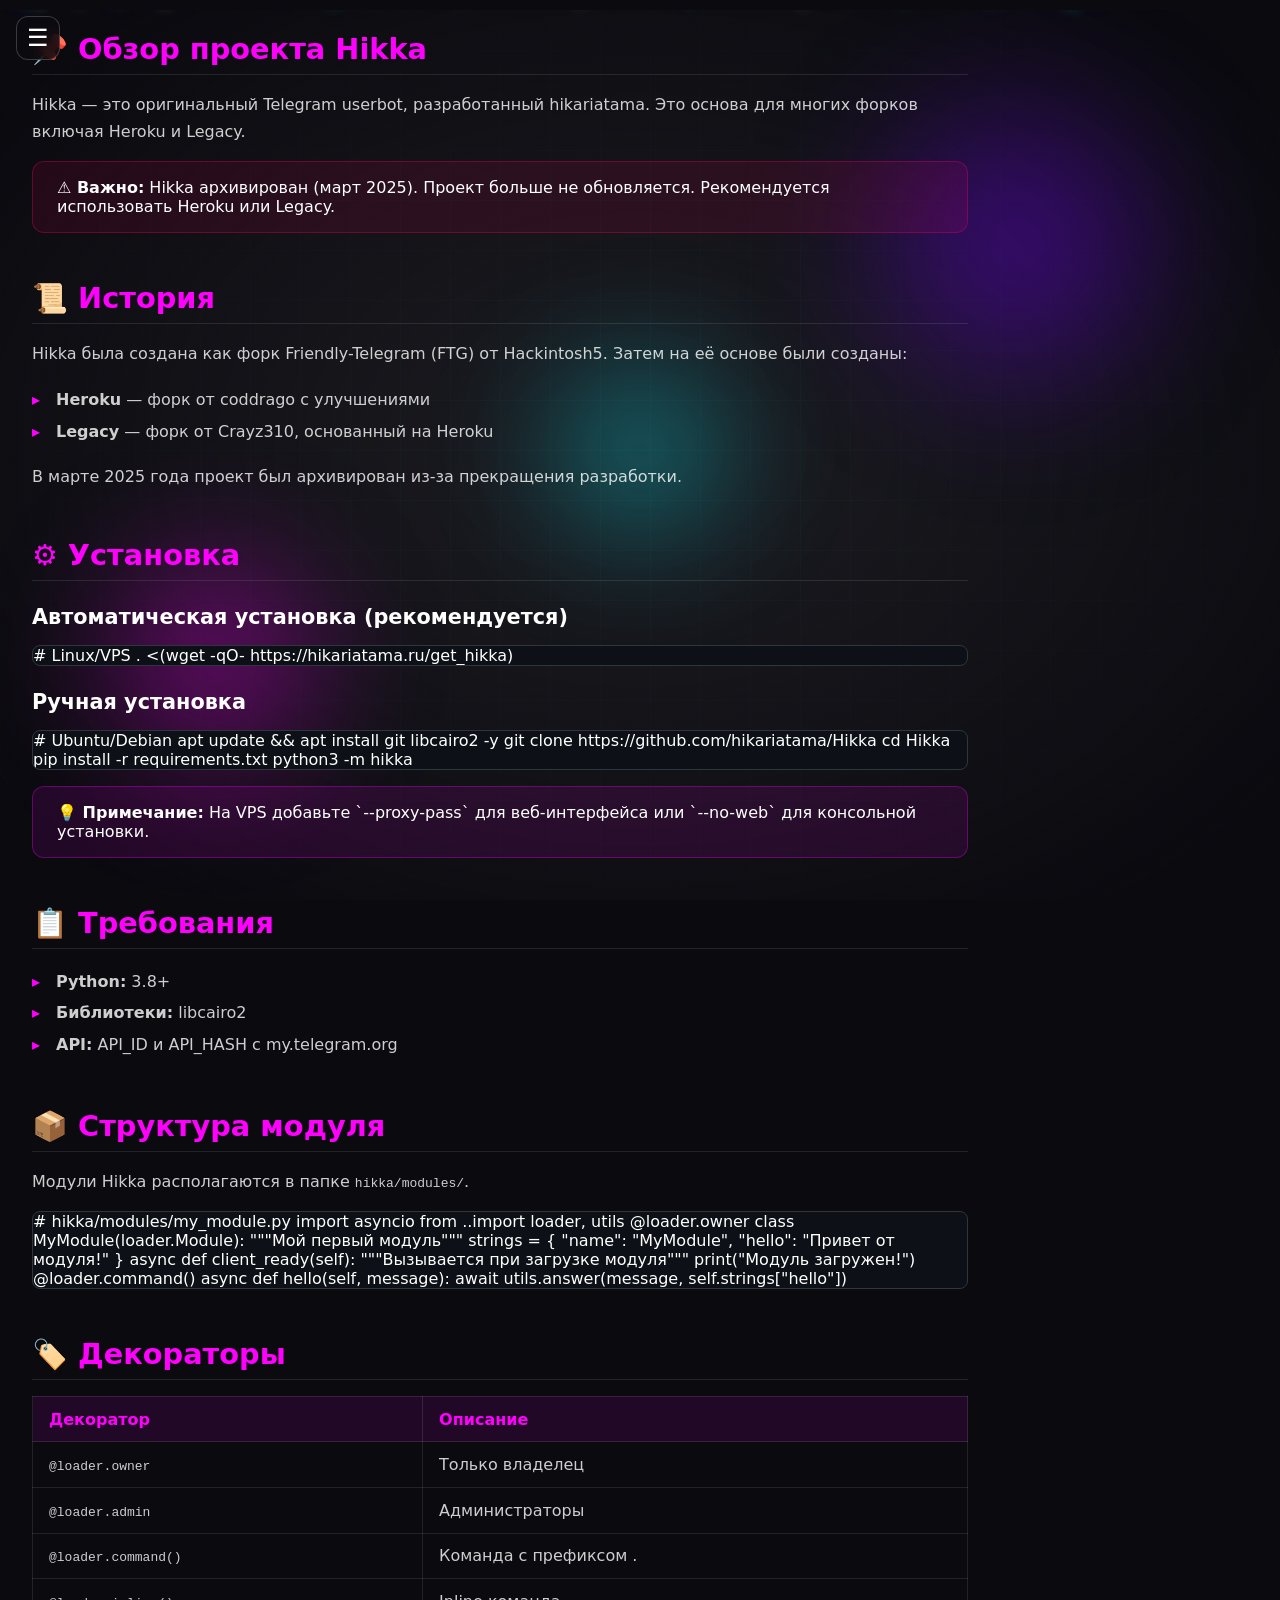
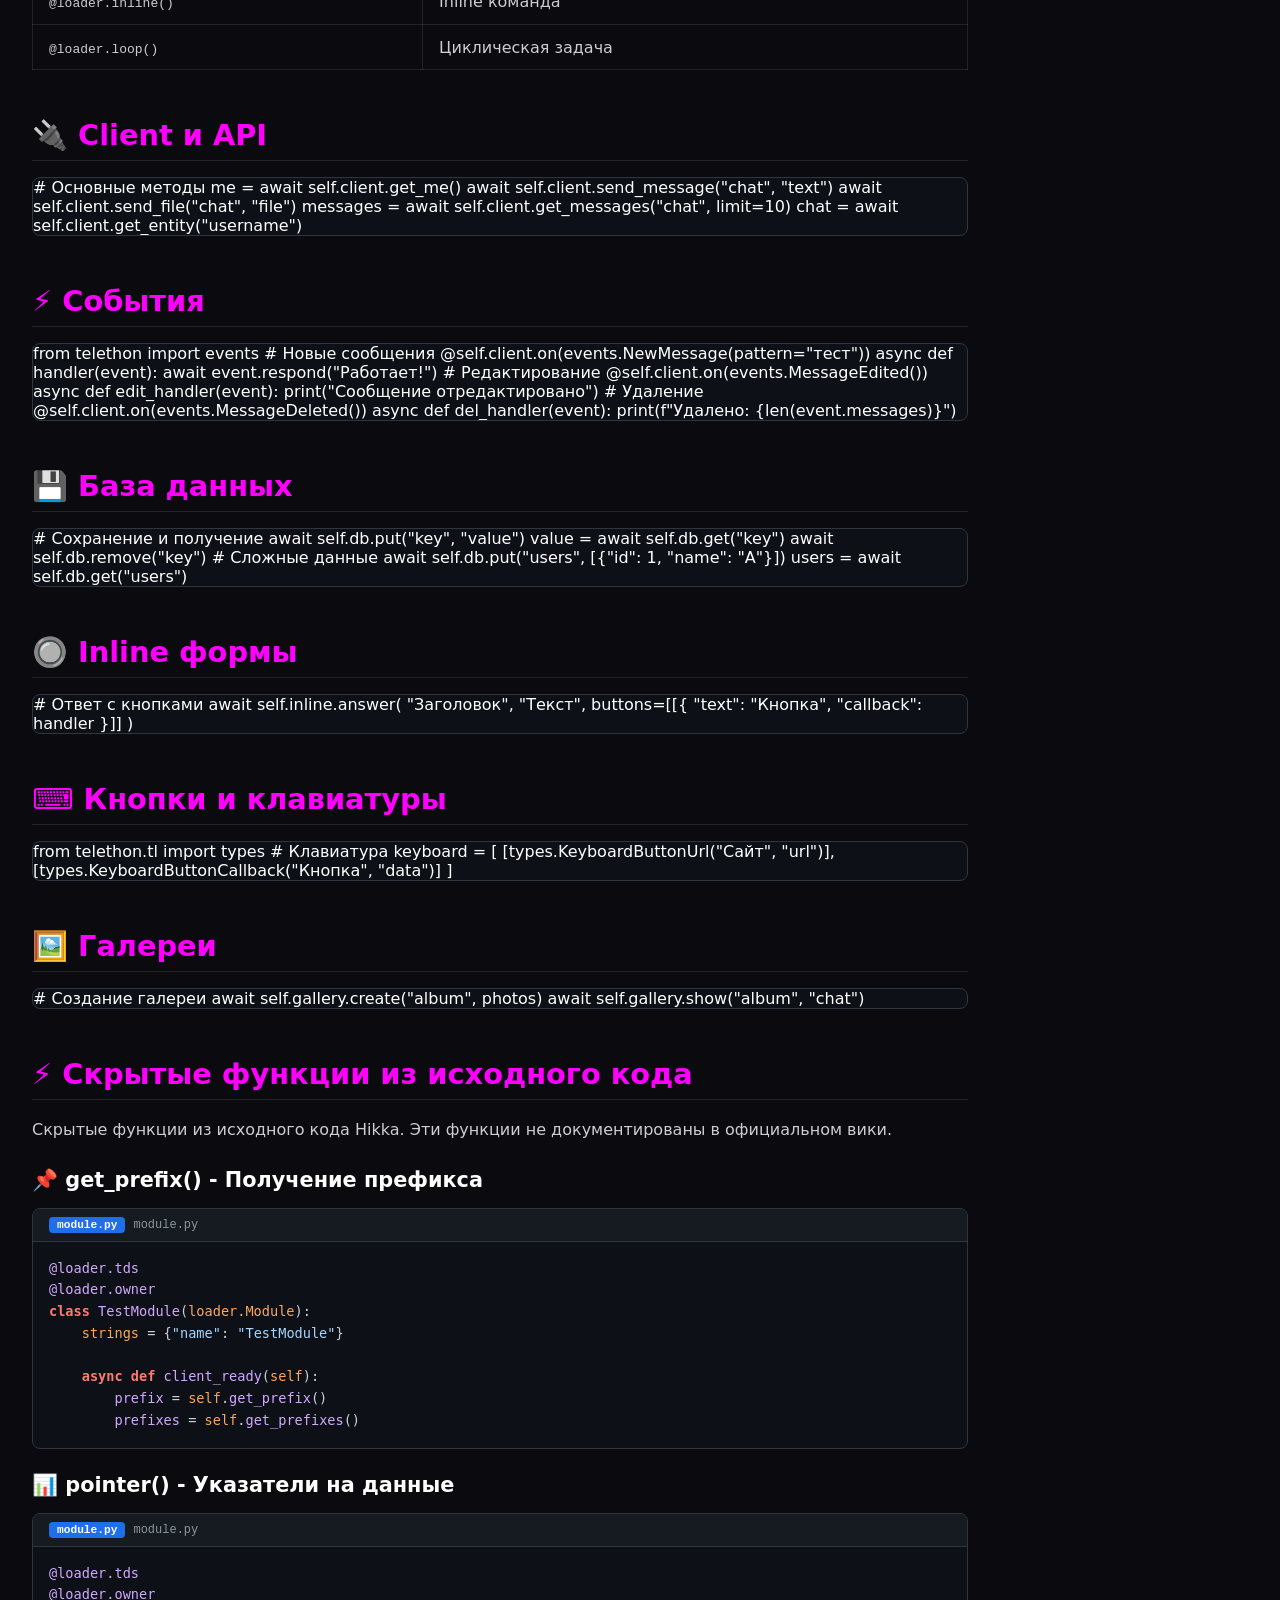
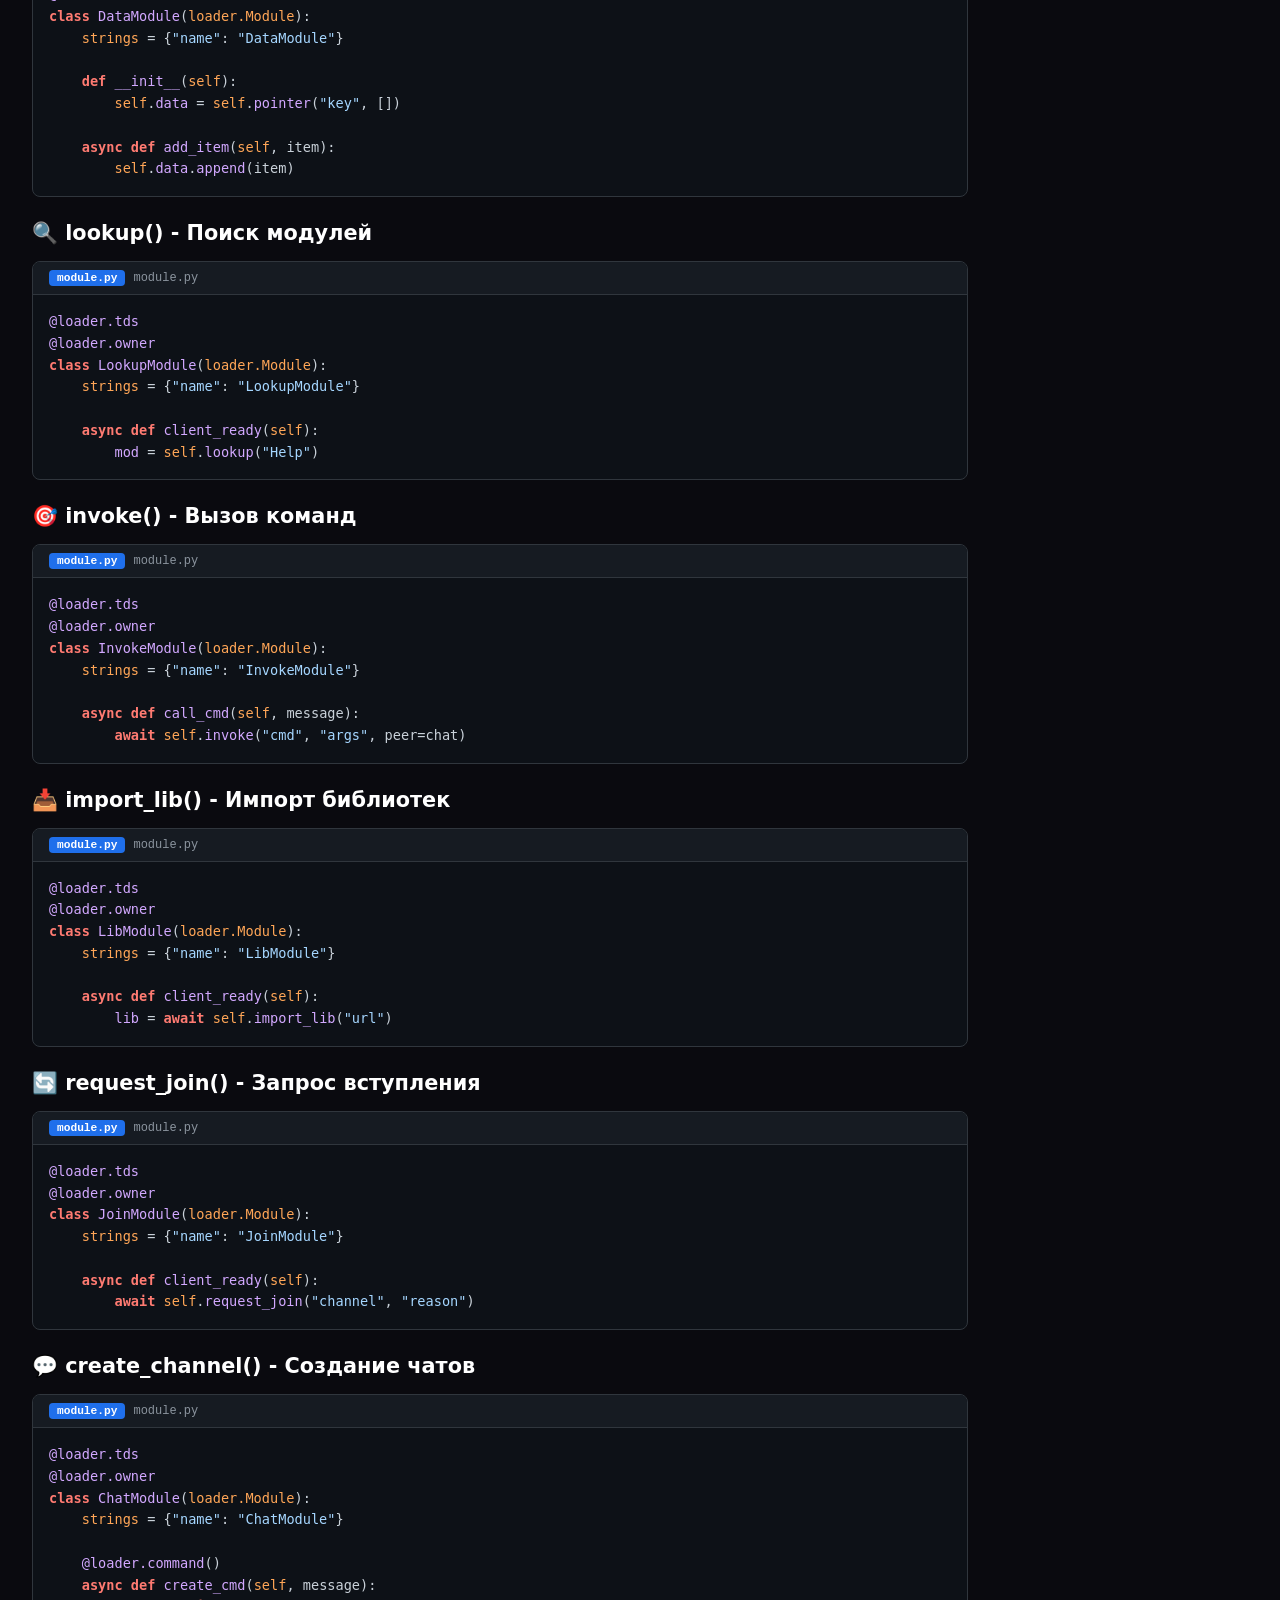
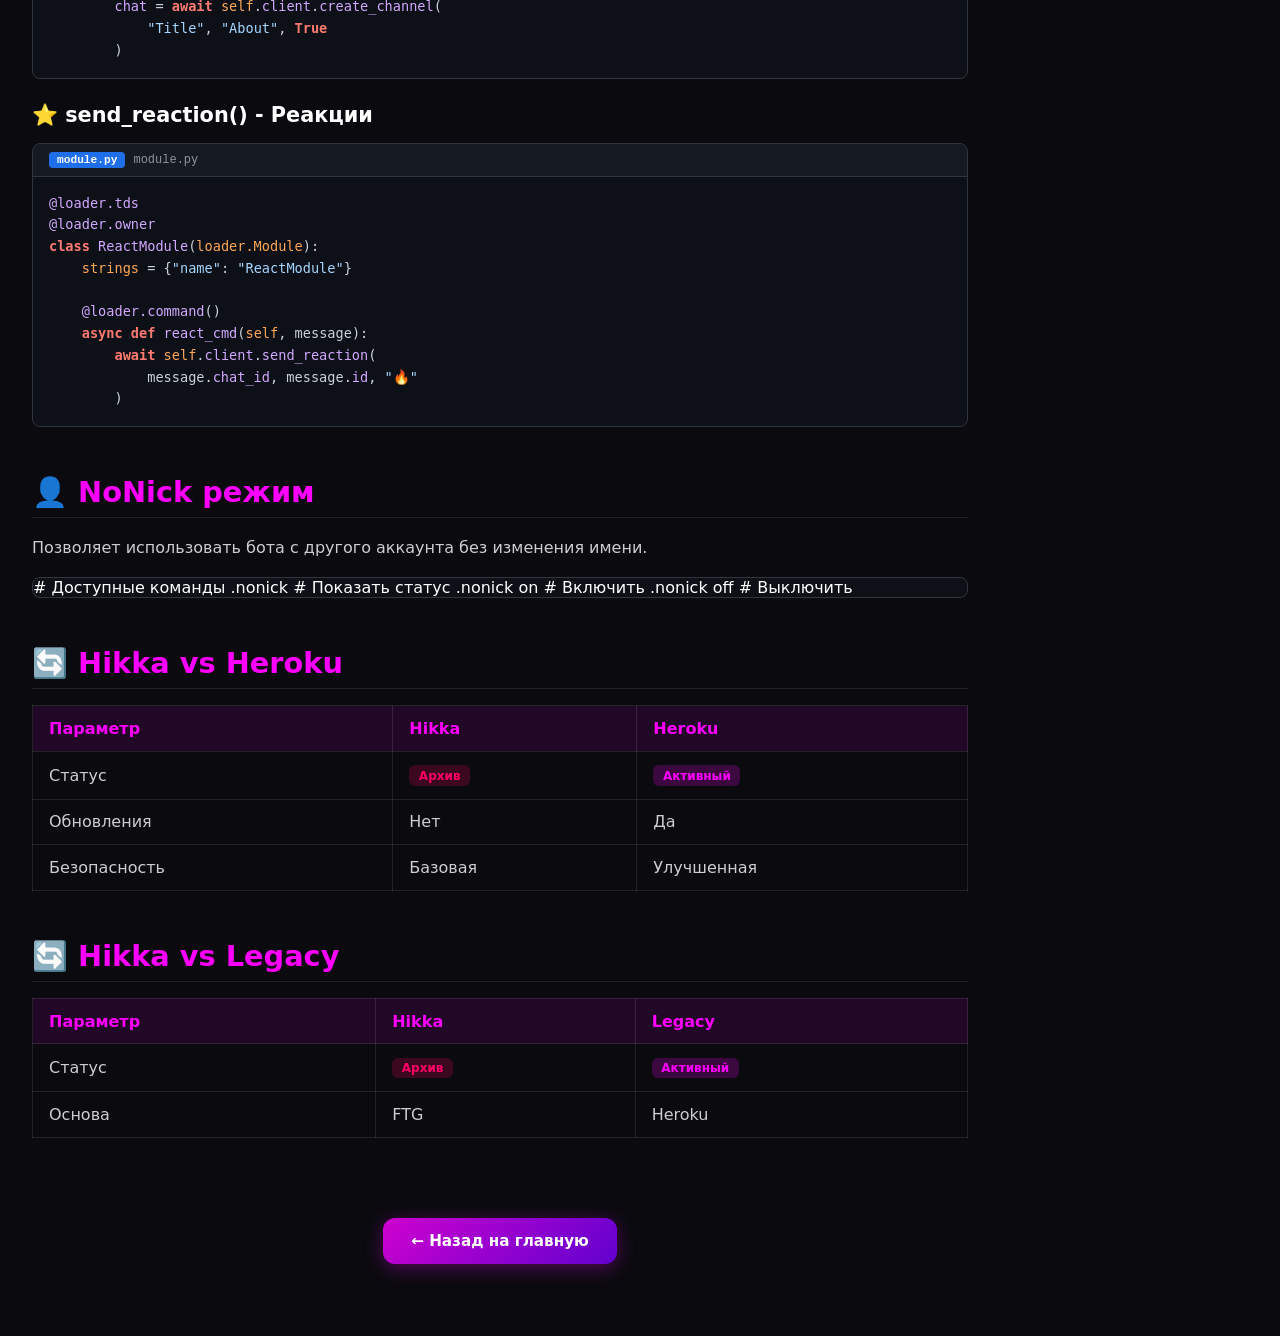
<file: hikka/index.html>
<!DOCTYPE html>
<html lang="ru">
<head>
    <link rel="icon" href="../assets/favicon.ico" type="image/x-icon">
    <meta charset="UTF-8">
    <meta name="viewport" content="width=device-width, initial-scale=1.0">
    <title>Hikka Documentation | Shadow.net</title>
    <style>
        * {
            margin: 0;
            padding: 0;
            box-sizing: border-box;
        }

        :root {
            --primary: #00f2ff;
            --secondary: #ff00ff;
            --accent: #7700ff;
            --dark: #0a0a0f;
        }

        body {
            font-family: 'Segoe UI', system-ui, -apple-system, sans-serif;
            background: var(--dark);
            color: #fff;
            overflow-x: hidden;
            min-height: 100vh;
        }

        .bg-animation {
            position: fixed;
            top: 0;
            left: 0;
            width: 100%;
            height: 100%;
            z-index: -2;
            background: var(--dark);
        }

        .pattern-bg {
            position: fixed;
            top: 0;
            left: 0;
            width: 100%;
            height: 100%;
            z-index: -1;
            opacity: 0.08;
            background-image: url('../assets/patterned-background.png');
            background-size: 200px;
            background-repeat: repeat;
            mix-blend-mode: screen;
        }

        .grid-overlay {
            position: fixed;
            top: 0;
            left: 0;
            width: 100%;
            height: 100%;
            z-index: -1;
            background: 
                linear-gradient(rgba(0, 242, 255, 0.03) 1px, transparent 1px),
                linear-gradient(90deg, rgba(0, 242, 255, 0.03) 1px, transparent 1px);
            background-size: 50px 50px;
            pointer-events: none;
        }

        .vignette {
            position: fixed;
            top: 0;
            left: 0;
            width: 100%;
            height: 100%;
            z-index: -1;
            background: radial-gradient(ellipse at center, transparent 0%, var(--dark) 90%);
            pointer-events: none;
        }

        .particles {
            position: fixed;
            top: 0;
            left: 0;
            width: 100%;
            height: 100%;
            z-index: -1;
            overflow: hidden;
        }

        .particle {
            position: absolute;
            width: 3px;
            height: 3px;
            background: var(--primary);
            border-radius: 50%;
            animation: float 20s infinite linear;
            opacity: 0.8;
            box-shadow: 0 0 8px var(--primary), 0 0 15px var(--primary);
        }

        @keyframes float {
            from { transform: translateY(150vh) translateX(0); }
            to { transform: translateY(-50vh) translateX(100px); }
        }

        .glow-orb {
            position: fixed;
            border-radius: 50%;
            filter: blur(60px);
            opacity: 0.5;
            pointer-events: none;
            z-index: -1;
        }

        .orb-1 {
            width: 400px;
            height: 400px;
            background: radial-gradient(circle, var(--accent), transparent 70%);
            top: 5%;
            right: 5%;
            animation: drift 25s infinite ease-in-out;
        }

        .orb-2 {
            width: 300px;
            height: 300px;
            background: radial-gradient(circle, var(--secondary), transparent 70%);
            bottom: 10%;
            left: 5%;
            animation: drift 20s infinite ease-in-out reverse;
        }

        .orb-3 {
            width: 250px;
            height: 250px;
            background: radial-gradient(circle, var(--primary), transparent 70%);
            top: 50%;
            left: 50%;
            transform: translate(-50%, -50%);
            animation: orbPulse 15s infinite ease-in-out;
        }

        @keyframes orbPulse {
            0%, 100% { transform: translate(-50%, -50%) scale(1); opacity: 0.4; }
            50% { transform: translate(-50%, -50%) scale(1.3); opacity: 0.6; }
        }

        .particle-blocker {
            position: fixed;
            top: 0;
            left: 0;
            width: 100%;
            height: 10px;
            z-index: 100;
            background: var(--dark);
        }

        .container {
            max-width: 1200px;
            margin: 0 auto;
            padding: 2rem;
            display: flex;
            flex-direction: column;
            align-items: center;
            min-height: 100vh;
        }

        .card {
            position: relative;
            border-radius: 24px;
            overflow: hidden;
            cursor: pointer;
            transition: transform 0.6s ease;
            min-height: 380px;
            width: 100%;
            max-width: 600px;
            margin-top: 2rem;
            border: 1px solid rgba(255, 255, 255, 0.2);
        }

        .card-bg {
            position: absolute;
            inset: 0;
            background-size: cover;
            background-position: center;
            z-index: 0;
            transition: transform 0.6s ease;
            background-image: url('../assets/fon.webp');
        }

        .card:hover .card-bg {
            transform: scale(1.1);
        }

        .card-overlay {
            position: absolute;
            inset: 0;
            background: linear-gradient(135deg, rgba(10,10,15,0.7) 0%, rgba(10,10,15,0.85) 50%, rgba(10,10,15,0.9) 100%);
            z-index: 1;
            transition: opacity 0.3s;
        }

        .card:hover .card-overlay {
            opacity: 0.95;
            background: linear-gradient(135deg, rgba(10,10,15,0.6) 0%, rgba(10,10,15,0.75) 50%, rgba(10,10,15,0.85) 100%);
        }

        .card-content {
            position: relative;
            z-index: 2;
            padding: 2.5rem;
            height: 100%;
            display: flex;
            flex-direction: column;
            justify-content: space-between;
        }

        .card-icon {
            width: 70px;
            height: 70px;
            border-radius: 16px;
            display: flex;
            align-items: center;
            justify-content: center;
            margin-bottom: 1.5rem;
            background: rgba(255, 255, 255, 0.1);
            backdrop-filter: blur(10px);
            -webkit-backdrop-filter: blur(10px);
            border: 1px solid rgba(255, 255, 255, 0.2);
            box-shadow: 0 10px 30px rgba(0, 0, 0, 0.3);
            transition: transform 0.3s;
        }

        .card:hover .card-icon {
            transform: rotate(-5deg) scale(1.1);
            box-shadow: 0 15px 40px rgba(0, 0, 0, 0.4);
        }

        .card-icon svg {
            width: 45px;
            height: 45px;
            filter: drop-shadow(0 0 10px rgba(255,255,255,0.3));
        }

        .card h2 {
            font-size: 1.8rem;
            margin-bottom: 1rem;
            background: linear-gradient(90deg, #fff, rgba(255,255,255,0.7));
            -webkit-background-clip: text;
            -webkit-text-fill-color: transparent;
            background-clip: text;
        }

        .card p {
            color: rgba(255, 255, 255, 0.8);
            line-height: 1.6;
            margin-bottom: 1.5rem;
            text-shadow: 0 2px 4px rgba(0,0,0,0.5);
        }

        .btn {
            display: inline-flex;
            align-items: center;
            gap: 0.5rem;
            padding: 0.875rem 1.75rem;
            background: rgba(0, 0, 0, 0.4);
            border: 1px solid rgba(255, 255, 255, 0.2);
            color: #fff;
            text-decoration: none;
            border-radius: 12px;
            font-weight: 600;
            position: relative;
            overflow: hidden;
            transition: all 0.3s;
            cursor: pointer;
            font-size: 0.95rem;
            backdrop-filter: blur(10px);
            -webkit-backdrop-filter: blur(10px);
            width: fit-content;
        }

        .btn:hover {
            border-color: var(--primary);
            box-shadow: 0 0 20px rgba(0, 242, 255, 0.4);
            transform: translateX(5px);
            background: rgba(0, 0, 0, 0.6);
        }

        .btn-primary {
            background: linear-gradient(135deg, rgba(255, 0, 255, 0.8), rgba(119, 0, 255, 0.8));
            border: none;
            box-shadow: 0 4px 20px rgba(255, 0, 255, 0.3);
        }

        .btn-primary:hover {
            box-shadow: 0 6px 30px rgba(255, 0, 255, 0.5);
            transform: translateX(5px) scale(1.05);
        }

        ::-webkit-scrollbar {
            width: 8px;
        }
        ::-webkit-scrollbar-track {
            background: var(--dark);
        }
        ::-webkit-scrollbar-thumb {
            background: linear-gradient(var(--primary), var(--accent));
            border-radius: 4px;
        }

        @media (max-width: 768px) {
            .container { padding: 1rem; }
            .card-content { padding: 1.5rem; }
        }

        /* Sidebar */
        .sidebar {
            position: fixed;
            left: 0;
            top: 0;
            width: 280px;
            height: 100vh;
            background: rgba(10, 10, 15, 0.95);
            backdrop-filter: blur(20px);
            border-right: 1px solid rgba(255, 255, 255, 0.1);
            z-index: 1000;
            overflow-y: auto;
            padding: 1.5rem 0;
            transform: translateX(-100%);
            transition: transform 0.3s ease;
        }

        .sidebar.open { transform: translateX(0); }
        .sidebar-header { padding: 0 1.5rem 1.5rem; border-bottom: 1px solid rgba(255, 255, 255, 0.1); margin-bottom: 1rem; }
        .sidebar-title { font-size: 1.2rem; font-weight: 700; background: linear-gradient(135deg, var(--secondary), var(--accent)); -webkit-background-clip: text; -webkit-text-fill-color: transparent; background-clip: text; }
        .sidebar-section { margin-bottom: 1rem; }
        .sidebar-section-title { font-size: 0.75rem; text-transform: uppercase; color: rgba(255, 255, 255, 0.4); padding: 0.5rem 1.5rem; letter-spacing: 0.1em; }
        .sidebar-link { display: block; padding: 0.6rem 1.5rem; color: rgba(255, 255, 255, 0.7); text-decoration: none; font-size: 0.9rem; transition: all 0.2s; border-left: 2px solid transparent; }
        .sidebar-link:hover, .sidebar-link.active { color: var(--secondary); background: rgba(255, 0, 255, 0.05); border-left-color: var(--secondary); }
        .menu-toggle { position: fixed; top: 1rem; left: 1rem; z-index: 1001; width: 44px; height: 44px; background: rgba(10, 10, 15, 0.8); backdrop-filter: blur(10px); border: 1px solid rgba(255, 255, 255, 0.2); border-radius: 12px; cursor: pointer; display: flex; align-items: center; justify-content: center; color: #fff; font-size: 1.5rem; }
        .menu-toggle:hover { background: rgba(255, 0, 255, 0.2); }
        .main-content { margin-left: 0; padding: 2rem; transition: margin-left 0.3s ease; max-width: 1000px; }
        .main-content.shifted { margin-left: 280px; }
        .doc-section { margin-bottom: 3rem; scroll-margin-top: 100px; }
        .doc-section h2 { font-size: 1.8rem; margin-bottom: 1rem; color: var(--secondary); border-bottom: 1px solid rgba(255, 255, 255, 0.1); padding-bottom: 0.5rem; }
        .doc-section h3 { font-size: 1.3rem; margin: 1.5rem 0 0.8rem; color: #fff; }
        .doc-section p { color: rgba(255, 255, 255, 0.8); line-height: 1.7; margin-bottom: 1rem; }
        .doc-section ul { list-style: none; margin-bottom: 1rem; }
        .doc-section li { padding: 0.4rem 0; color: rgba(255, 255, 255, 0.8); padding-left: 1.5rem; position: relative; }
        .doc-section li::before { content: '▸'; position: absolute; left: 0; color: var(--secondary); }
        .code-block {
            background: #0d1117;
            border: 1px solid #30363d;
            border-radius: 8px;
            margin: 1rem 0;
            overflow: hidden;
        }

        .code-block-header {
            background: #161b22;
            padding: 8px 16px;
            border-bottom: 1px solid #30363d;
            font-size: 0.75rem;
            color: #8b949e;
            display: flex;
            align-items: center;
            gap: 8px;
            font-family: monospace;
        }

        .code-block-header::before {
            content: "module.py";
            background: #1f6feb;
            color: white;
            padding: 2px 8px;
            border-radius: 4px;
            font-size: 0.7rem;
            font-weight: 600;
        }

        .code-block pre {
            margin: 0;
            padding: 16px;
            overflow-x: auto;
            font-family: 'Fira Code', 'Consolas', 'Monaco', 'DejaVu Sans Mono', monospace;
            font-size: 0.85rem;
            line-height: 1.6;
            color: #c9d1d9;
            white-space: pre;
        }

        .code-block pre .comment {
            color: #8b949e;
            font-style: italic;
        }

        .code-block pre .keyword {
            color: #ff7b72;
            font-weight: 600;
        }

        .code-block pre .string {
            color: #a5d6ff;
        }

        .code-block pre .function {
            color: #d2a8ff;
        }

        .code-block pre .number {
            color: #79c0ff;
        }

        .code-block pre .builtin {
            color: #ffa657;
        }

        .code-block pre .decorator {
            color: #d2a8ff;
        }

        .code-block pre .self {
            color: #ffa657;
        }

        .info-box { background: rgba(255, 0, 255, 0.1); border: 1px solid rgba(255, 0, 255, 0.3); border-radius: 12px; padding: 1rem 1.5rem; margin: 1rem 0; }
        .info-box.warning { background: rgba(255, 170, 0, 0.1); border-color: rgba(255, 170, 0, 0.3); }
        .info-box.danger { background: rgba(255, 0, 100, 0.1); border-color: rgba(255, 0, 100, 0.3); }
        .feature-table { width: 100%; border-collapse: collapse; margin: 1rem 0; }
        .feature-table th, .feature-table td { padding: 0.8rem 1rem; text-align: left; border: 1px solid rgba(255, 255, 255, 0.1); }
        .feature-table th { background: rgba(255, 0, 255, 0.1); color: var(--secondary); font-weight: 600; }
        .feature-table td { color: rgba(255, 255, 255, 0.8); }
        .feature-table tr:hover td { background: rgba(255, 255, 255, 0.03); }
        .badge { display: inline-block; padding: 0.2rem 0.6rem; border-radius: 6px; font-size: 0.75rem; font-weight: 600; }
        .badge-new { background: rgba(255, 0, 255, 0.2); color: var(--secondary); }
        .badge-deprecated { background: rgba(255, 0, 100, 0.2); color: #ff0064; }
        .badge-feature { background: rgba(119, 0, 255, 0.2); color: var(--accent); }
        @media (max-width: 768px) { .sidebar { width: 100%; } .main-content.shifted { margin-left: 0; } }
    </style>
</head>
<body>
    <button class="menu-toggle" onclick="toggleSidebar()">☰</button>

    <div class="bg-animation"></div>
    <div class="pattern-bg"></div>
    <div class="grid-overlay"></div>
    <div class="vignette"></div>
    <div class="particles" id="particles"></div>
    <div class="particle-blocker"></div>
    <div class="glow-orb orb-1"></div>
    <div class="glow-orb orb-2"></div>
    <div class="glow-orb orb-3"></div>

    <!-- Sidebar -->
    <nav class="sidebar" id="sidebar">
        <div class="sidebar-header">
            <div class="sidebar-title">🌙 Hikka Docs</div>
        </div>
        <div class="sidebar-section">
            <div class="sidebar-section-title">Введение</div>
            <a href="#overview" class="sidebar-link">Обзор проекта</a>
            <a href="#history" class="sidebar-link">История</a>
            <a href="#installation" class="sidebar-link">Установка</a>
            <a href="#requirements" class="sidebar-link">Требования</a>
        </div>
        <div class="sidebar-section">
            <div class="sidebar-section-title">Основы модулей</div>
            <a href="#module-structure" class="sidebar-link">Структура модуля</a>
            <a href="#decorators" class="sidebar-link">Декораторы</a>
            <a href="#client" class="sidebar-link">Client и API</a>
            <a href="#events" class="sidebar-link">События</a>
        </div>
        <div class="sidebar-section">
            <div class="sidebar-section-title">База данных</div>
            <a href="#database" class="sidebar-link">Работа с БД</a>
        </div>
        <div class="sidebar-section">
            <div class="sidebar-section-title">Продвинутое</div>
            <a href="#advanced-functions" class="sidebar-link">Скрытые функции</a>
            <a href="#inline" class="sidebar-link">Inline формы</a>
            <a href="#forms" class="sidebar-link">Кнопки и клавиатуры</a>
            <a href="#galleries" class="sidebar-link">Галереи</a>
            <a href="#nonick" class="sidebar-link">NoNick режим</a>
        </div>
        <div class="sidebar-section">
            <div class="sidebar-section-title">Сравнение</div>
            <a href="#vs-heroku" class="sidebar-link">vs Heroku</a>
            <a href="#vs-legacy" class="sidebar-link">vs Legacy</a>
        </div>
    </nav>

    <main class="main-content" id="mainContent">
        <div class="doc-section" id="overview">
            <h2>📌 Обзор проекта Hikka</h2>
            <p>Hikka — это оригинальный Telegram userbot, разработанный hikariatama. Это основа для многих форков включая Heroku и Legacy.</p>
            <div class="info-box danger">
                <strong>⚠️ Важно:</strong> Hikka архивирован (март 2025). Проект больше не обновляется. Рекомендуется использовать Heroku или Legacy.
            </div>
        </div>

        <div class="doc-section" id="history">
            <h2>📜 История</h2>
            <p>Hikka была создана как форк Friendly-Telegram (FTG) от Hackintosh5. Затем на её основе были созданы:</p>
            <ul>
                <li><strong>Heroku</strong> — форк от coddrago с улучшениями</li>
                <li><strong>Legacy</strong> — форк от Crayz310, основанный на Heroku</li>
            </ul>
            <p>В марте 2025 года проект был архивирован из-за прекращения разработки.</p>
        </div>

        <div class="doc-section" id="installation">
            <h2>⚙️ Установка</h2>
            <h3>Автоматическая установка (рекомендуется)</h3>
            <div class="code-block">
<span class="comment"># Linux/VPS</span>
. <(wget -qO- https://hikariatama.ru/get_hikka)
            </div>
            <h3>Ручная установка</h3>
            <div class="code-block">
<span class="comment"># Ubuntu/Debian</span>
apt update && apt install git libcairo2 -y
git clone https://github.com/hikariatama/Hikka
cd Hikka
pip install -r requirements.txt
python3 -m hikka
            </div>
            <div class="info-box">
                <strong>💡 Примечание:</strong> На VPS добавьте `--proxy-pass` для веб-интерфейса или `--no-web` для консольной установки.
            </div>
        </div>

        <div class="doc-section" id="requirements">
            <h2>📋 Требования</h2>
            <ul>
                <li><strong>Python:</strong> 3.8+</li>
                <li><strong>Библиотеки:</strong> libcairo2</li>
                <li><strong>API:</strong> API_ID и API_HASH с my.telegram.org</li>
            </ul>
        </div>

        <div class="doc-section" id="module-structure">
            <h2>📦 Структура модуля</h2>
            <p>Модули Hikka располагаются в папке <code>hikka/modules/</code>.</p>
            <div class="code-block">
<span class="comment"># hikka/modules/my_module.py</span>

<span class="keyword">import</span> asyncio
<span class="keyword">from</span> ..<span class="keyword">import</span> <span class="string">loader, utils</span>

<span class="keyword">@</span>loader.<span class="function">owner</span>
<span class="keyword">class</span> <span class="function">MyModule</span>(loader.<span class="function">Module</span>):
    <span class="string">"""Мой первый модуль"""</span>
    
    <span class="keyword">strings</span> = {
        <span class="string">"name"</span>: <span class="string">"MyModule"</span>,
        <span class="string">"hello"</span>: <span class="string">"Привет от модуля!"</span>
    }
    
    <span class="keyword">async def</span> <span class="function">client_ready</span>(self):
        <span class="string">"""Вызывается при загрузке модуля"""</span>
        <span class="function">print</span>(<span class="string">"Модуль загружен!"</span>)
    
    <span class="keyword">@</span>loader.<span class="function">command</span>()
    <span class="keyword">async def</span> <span class="function">hello</span>(self, message):
        <span class="keyword">await</span> utils.<span class="function">answer</span>(message, self.<span class="function">strings</span>[<span class="string">"hello"</span>])
            </div>
        </div>

        <div class="doc-section" id="decorators">
            <h2>🏷️ Декораторы</h2>
            <table class="feature-table">
                <thead>
                    <tr>
                        <th>Декоратор</th>
                        <th>Описание</th>
                    </tr>
                </thead>
                <tbody>
                    <tr>
                        <td><code>@loader.owner</code></td>
                        <td>Только владелец</td>
                    </tr>
                    <tr>
                        <td><code>@loader.admin</code></td>
                        <td>Администраторы</td>
                    </tr>
                    <tr>
                        <td><code>@loader.command()</code></td>
                        <td>Команда с префиксом .</td>
                    </tr>
                    <tr>
                        <td><code>@loader.inline()</code></td>
                        <td>Inline команда</td>
                    </tr>
                    <tr>
                        <td><code>@loader.loop()</code></td>
                        <td>Циклическая задача</td>
                    </tr>
                </tbody>
            </table>
        </div>

        <div class="doc-section" id="client">
            <h2>🔌 Client и API</h2>
            <div class="code-block">
<span class="comment"># Основные методы</span>
me = <span class="keyword">await</span> self.<span class="function">client</span>.<span class="function">get_me</span>()
<span class="keyword">await</span> self.<span class="function">client</span>.<span class="function">send_message</span>(<span class="string">"chat"</span>, <span class="string">"text"</span>)
<span class="keyword">await</span> self.<span class="function">client</span>.<span class="function">send_file</span>(<span class="string">"chat"</span>, <span class="string">"file"</span>)
messages = <span class="keyword">await</span> self.<span class="function">client</span>.<span class="function">get_messages</span>(<span class="string">"chat"</span>, <span class="number">limit</span>=10)
chat = <span class="keyword">await</span> self.<span class="function">client</span>.<span class="function">get_entity</span>(<span class="string">"username"</span>)
            </div>
        </div>

        <div class="doc-section" id="events">
            <h2>⚡ События</h2>
            <div class="code-block">
<span class="keyword">from</span> telethon <span class="keyword">import</span> events

<span class="comment"># Новые сообщения</span>
<span class="keyword">@</span>self.<span class="function">client</span>.<span class="function">on</span>(events.NewMessage(<span class="function">pattern</span>=<span class="string">"тест"</span>))
<span class="keyword">async def</span> <span class="function">handler</span>(event):
    <span class="keyword">await</span> event.<span class="function">respond</span>(<span class="string">"Работает!"</span>)

<span class="comment"># Редактирование</span>
<span class="keyword">@</span>self.<span class="function">client</span>.<span class="function">on</span>(events.MessageEdited())
<span class="keyword">async def</span> <span class="function">edit_handler</span>(event):
    <span class="function">print</span>(<span class="string">"Сообщение отредактировано"</span>)

<span class="comment"># Удаление</span>
<span class="keyword">@</span>self.<span class="function">client</span>.<span class="function">on</span>(events.MessageDeleted())
<span class="keyword">async def</span> <span class="function">del_handler</span>(event):
    <span class="function">print</span>(<span class="string">f"Удалено: {len(event.messages)}"</span>)
            </div>
        </div>

        <div class="doc-section" id="database">
            <h2>💾 База данных</h2>
            <div class="code-block">
<span class="comment"># Сохранение и получение</span>
<span class="keyword">await</span> self.<span class="function">db</span>.<span class="function">put</span>(<span class="string">"key"</span>, <span class="string">"value"</span>)
value = <span class="keyword">await</span> self.<span class="function">db</span>.<span class="function">get</span>(<span class="string">"key"</span>)
<span class="keyword">await</span> self.<span class="function">db</span>.<span class="function">remove</span>(<span class="string">"key"</span>)

<span class="comment"># Сложные данные</span>
<span class="keyword">await</span> self.<span class="function">db</span>.<span class="function">put</span>(<span class="string">"users"</span>, [<span class="string">{"id"</span>: <span class="number">1</span>, <span class="string">"name"</span>: <span class="string">"A"}</span>])
users = <span class="keyword">await</span> self.<span class="function">db</span>.<span class="function">get</span>(<span class="string">"users"</span>)
            </div>
        </div>

        <div class="doc-section" id="inline">
            <h2>🔘 Inline формы</h2>
            <div class="code-block">
<span class="comment"># Ответ с кнопками</span>
<span class="keyword">await</span> self.<span class="function">inline</span>.<span class="function">answer</span>(
    <span class="string">"Заголовок"</span>,
    <span class="string">"Текст"</span>,
    <span class="function">buttons</span>=[[{ <span class="string">"text"</span>: <span class="string">"Кнопка"</span>, <span class="string">"callback"</span>: <span class="function">handler</span> }]]
)
            </div>
        </div>

        <div class="doc-section" id="forms">
            <h2>⌨️ Кнопки и клавиатуры</h2>
            <div class="code-block">
<span class="keyword">from</span> telethon.tl <span class="keyword">import</span> types

<span class="comment"># Клавиатура</span>
keyboard = [
    [<span class="function">types.KeyboardButtonUrl</span>(<span class="string">"Сайт"</span>, <span class="string">"url"</span>)],
    [<span class="function">types.KeyboardButtonCallback</span>(<span class="string">"Кнопка"</span>, <span class="string">"data"</span>)]
]
            </div>
        </div>

        <div class="doc-section" id="galleries">
            <h2>🖼️ Галереи</h2>
            <div class="code-block">
<span class="comment"># Создание галереи</span>
<span class="keyword">await</span> self.<span class="function">gallery</span>.<span class="function">create</span>(<span class="string">"album"</span>, photos)
<span class="keyword">await</span> self.<span class="function">gallery</span>.<span class="function">show</span>(<span class="string">"album"</span>, <span class="string">"chat"</span>)
            </div>
        </div>

        <div class="doc-section" id="advanced-functions">
            <h2>⚡ Скрытые функции из исходного кода</h2>
            <p>Скрытые функции из исходного кода Hikka. Эти функции не документированы в официальном вики.</p>
            
            <h3>📌 get_prefix() - Получение префикса</h3>
            <div class="code-block">
                <div class="code-block-header">module.py</div>
                <pre><span class="decorator">@loader.tds</span>
<span class="decorator">@loader.owner</span>
<span class="keyword">class</span> <span class="function">TestModule</span>(<span class="builtin">loader.Module</span>):
    <span class="builtin">strings</span> = {<span class="string">"name"</span>: <span class="string">"TestModule"</span>}

    <span class="keyword">async def</span> <span class="function">client_ready</span>(<span class="self">self</span>):
        <span class="function">prefix</span> = <span class="self">self</span>.<span class="function">get_prefix</span>()
        <span class="function">prefixes</span> = <span class="self">self</span>.<span class="function">get_prefixes</span>()
</pre>
            </div>

            <h3>📊 pointer() - Указатели на данные</h3>
            <div class="code-block">
                <div class="code-block-header">module.py</div>
                <pre><span class="decorator">@loader.tds</span>
<span class="decorator">@loader.owner</span>
<span class="keyword">class</span> <span class="function">DataModule</span>(<span class="builtin">loader.Module</span>):
    <span class="builtin">strings</span> = {<span class="string">"name"</span>: <span class="string">"DataModule"</span>}

    <span class="keyword">def</span> <span class="function">__init__</span>(<span class="self">self</span>):
        <span class="self">self</span>.<span class="function">data</span> = <span class="self">self</span>.<span class="function">pointer</span>(<span class="string">"key"</span>, [])

    <span class="keyword">async def</span> <span class="function">add_item</span>(<span class="self">self</span>, item):
        <span class="self">self</span>.<span class="function">data</span>.<span class="function">append</span>(item)
</pre>
            </div>

            <h3>🔍 lookup() - Поиск модулей</h3>
            <div class="code-block">
                <div class="code-block-header">module.py</div>
                <pre><span class="decorator">@loader.tds</span>
<span class="decorator">@loader.owner</span>
<span class="keyword">class</span> <span class="function">LookupModule</span>(<span class="builtin">loader.Module</span>):
    <span class="builtin">strings</span> = {<span class="string">"name"</span>: <span class="string">"LookupModule"</span>}

    <span class="keyword">async def</span> <span class="function">client_ready</span>(<span class="self">self</span>):
        <span class="function">mod</span> = <span class="self">self</span>.<span class="function">lookup</span>(<span class="string">"Help"</span>)
</pre>
            </div>

            <h3>🎯 invoke() - Вызов команд</h3>
            <div class="code-block">
                <div class="code-block-header">module.py</div>
                <pre><span class="decorator">@loader.tds</span>
<span class="decorator">@loader.owner</span>
<span class="keyword">class</span> <span class="function">InvokeModule</span>(<span class="builtin">loader.Module</span>):
    <span class="builtin">strings</span> = {<span class="string">"name"</span>: <span class="string">"InvokeModule"</span>}

    <span class="keyword">async def</span> <span class="function">call_cmd</span>(<span class="self">self</span>, message):
        <span class="keyword">await</span> <span class="self">self</span>.<span class="function">invoke</span>(<span class="string">"cmd"</span>, <span class="string">"args"</span>, peer=chat)
</pre>
            </div>

            <h3>📥 import_lib() - Импорт библиотек</h3>
            <div class="code-block">
                <div class="code-block-header">module.py</div>
                <pre><span class="decorator">@loader.tds</span>
<span class="decorator">@loader.owner</span>
<span class="keyword">class</span> <span class="function">LibModule</span>(<span class="builtin">loader.Module</span>):
    <span class="builtin">strings</span> = {<span class="string">"name"</span>: <span class="string">"LibModule"</span>}

    <span class="keyword">async def</span> <span class="function">client_ready</span>(<span class="self">self</span>):
        <span class="function">lib</span> = <span class="keyword">await</span> <span class="self">self</span>.<span class="function">import_lib</span>(<span class="string">"url"</span>)
</pre>
            </div>

            <h3>🔄 request_join() - Запрос вступления</h3>
            <div class="code-block">
                <div class="code-block-header">module.py</div>
                <pre><span class="decorator">@loader.tds</span>
<span class="decorator">@loader.owner</span>
<span class="keyword">class</span> <span class="function">JoinModule</span>(<span class="builtin">loader.Module</span>):
    <span class="builtin">strings</span> = {<span class="string">"name"</span>: <span class="string">"JoinModule"</span>}

    <span class="keyword">async def</span> <span class="function">client_ready</span>(<span class="self">self</span>):
        <span class="keyword">await</span> <span class="self">self</span>.<span class="function">request_join</span>(<span class="string">"channel"</span>, <span class="string">"reason"</span>)
</pre>
            </div>

            <h3>💬 create_channel() - Создание чатов</h3>
            <div class="code-block">
                <div class="code-block-header">module.py</div>
                <pre><span class="decorator">@loader.tds</span>
<span class="decorator">@loader.owner</span>
<span class="keyword">class</span> <span class="function">ChatModule</span>(<span class="builtin">loader.Module</span>):
    <span class="builtin">strings</span> = {<span class="string">"name"</span>: <span class="string">"ChatModule"</span>}

    <span class="decorator">@loader.command</span>()
    <span class="keyword">async def</span> <span class="function">create_cmd</span>(<span class="self">self</span>, message):
        <span class="function">chat</span> = <span class="keyword">await</span> <span class="self">self</span>.<span class="function">client</span>.<span class="function">create_channel</span>(
            <span class="string">"Title"</span>, <span class="string">"About"</span>, <span class="keyword">True</span>
        )
</pre>
            </div>

            <h3>⭐ send_reaction() - Реакции</h3>
            <div class="code-block">
                <div class="code-block-header">module.py</div>
                <pre><span class="decorator">@loader.tds</span>
<span class="decorator">@loader.owner</span>
<span class="keyword">class</span> <span class="function">ReactModule</span>(<span class="builtin">loader.Module</span>):
    <span class="builtin">strings</span> = {<span class="string">"name"</span>: <span class="string">"ReactModule"</span>}

    <span class="decorator">@loader.command</span>()
    <span class="keyword">async def</span> <span class="function">react_cmd</span>(<span class="self">self</span>, message):
        <span class="keyword">await</span> <span class="self">self</span>.<span class="function">client</span>.<span class="function">send_reaction</span>(
            message.<span class="function">chat_id</span>, message.<span class="function">id</span>, <span class="string">"🔥"</span>
        )
</pre>
            </div>
        </div>

        <div class="doc-section" id="nonick">
            <h2>👤 NoNick режим</h2>
            <p>Позволяет использовать бота с другого аккаунта без изменения имени.</p>
            <div class="code-block">
<span class="comment"># Доступные команды</span>
.<span class="function">nonick</span>      <span class="comment"># Показать статус</span>
.<span class="function">nonick on</span>   <span class="comment"># Включить</span>
.<span class="function">nonick off</span>  <span class="comment"># Выключить</span>
            </div>
        </div>

        <div class="doc-section" id="vs-heroku">
            <h2>🔄 Hikka vs Heroku</h2>
            <table class="feature-table">
                <thead>
                    <tr><th>Параметр</th><th>Hikka</th><th>Heroku</th></tr>
                </thead>
                <tbody>
                    <tr><td>Статус</td><td><span class="badge badge-deprecated">Архив</span></td><td><span class="badge badge-new">Активный</span></td></tr>
                    <tr><td>Обновления</td><td>Нет</td><td>Да</td></tr>
                    <tr><td>Безопасность</td><td>Базовая</td><td>Улучшенная</td></tr>
                </tbody>
            </table>
        </div>

        <div class="doc-section" id="vs-legacy">
            <h2>🔄 Hikka vs Legacy</h2>
            <table class="feature-table">
                <thead>
                    <tr><th>Параметр</th><th>Hikka</th><th>Legacy</th></tr>
                </thead>
                <tbody>
                    <tr><td>Статус</td><td><span class="badge badge-deprecated">Архив</span></td><td><span class="badge badge-new">Активный</span></td></tr>
                    <tr><td>Основа</td><td>FTG</td><td>Heroku</td></tr>
                </tbody>
            </table>
        </div>

        <div style="text-align: center; padding: 2rem;">
            <a href="../index.html" class="btn btn-primary" style="background: linear-gradient(135deg, rgba(255, 0, 255, 0.8), rgba(119, 0, 255, 0.8));">← Назад на главную</a>
        </div>
    </main>

    <script>
        function toggleSidebar() {
            document.getElementById('sidebar').classList.toggle('open');
            document.getElementById('mainContent').classList.toggle('shifted');
        }

        document.querySelectorAll('.sidebar-link').forEach(link => {
            link.addEventListener('click', function(e) {
                e.preventDefault();
                const targetId = this.getAttribute('href').substring(1);
                const targetElement = document.getElementById(targetId);
                if (targetElement) {
                    targetElement.scrollIntoView({ behavior: 'smooth' });
                }
                if (window.innerWidth < 768) {
                    toggleSidebar();
                }
            });
        });

        const particlesContainer = document.getElementById('particles');
        const colors = ['var(--primary)', 'var(--secondary)', 'var(--accent)', '#ffffff'];
        
        for (let i = 0; i < 60; i++) {
            const particle = document.createElement('div');
            particle.className = 'particle';
            const color = colors[Math.floor(Math.random() * colors.length)];
            const size = Math.random() * 3 + 2;
            particle.style.left = Math.random() * 100 + '%';
            particle.style.width = size + 'px';
            particle.style.height = size + 'px';
            particle.style.background = color;
            particle.style.boxShadow = `0 0 ${size * 3}px ${color}, 0 0 ${size * 5}px ${color}`;
            particle.style.animationDuration = (Math.random() * 15 + 8) + 's';
            particle.style.animationDelay = Math.random() * 15 + 's';
            particle.style.opacity = Math.random() * 0.6 + 0.3;
            particlesContainer.appendChild(particle);
        }
    </script>
</body>
</html>
</file>
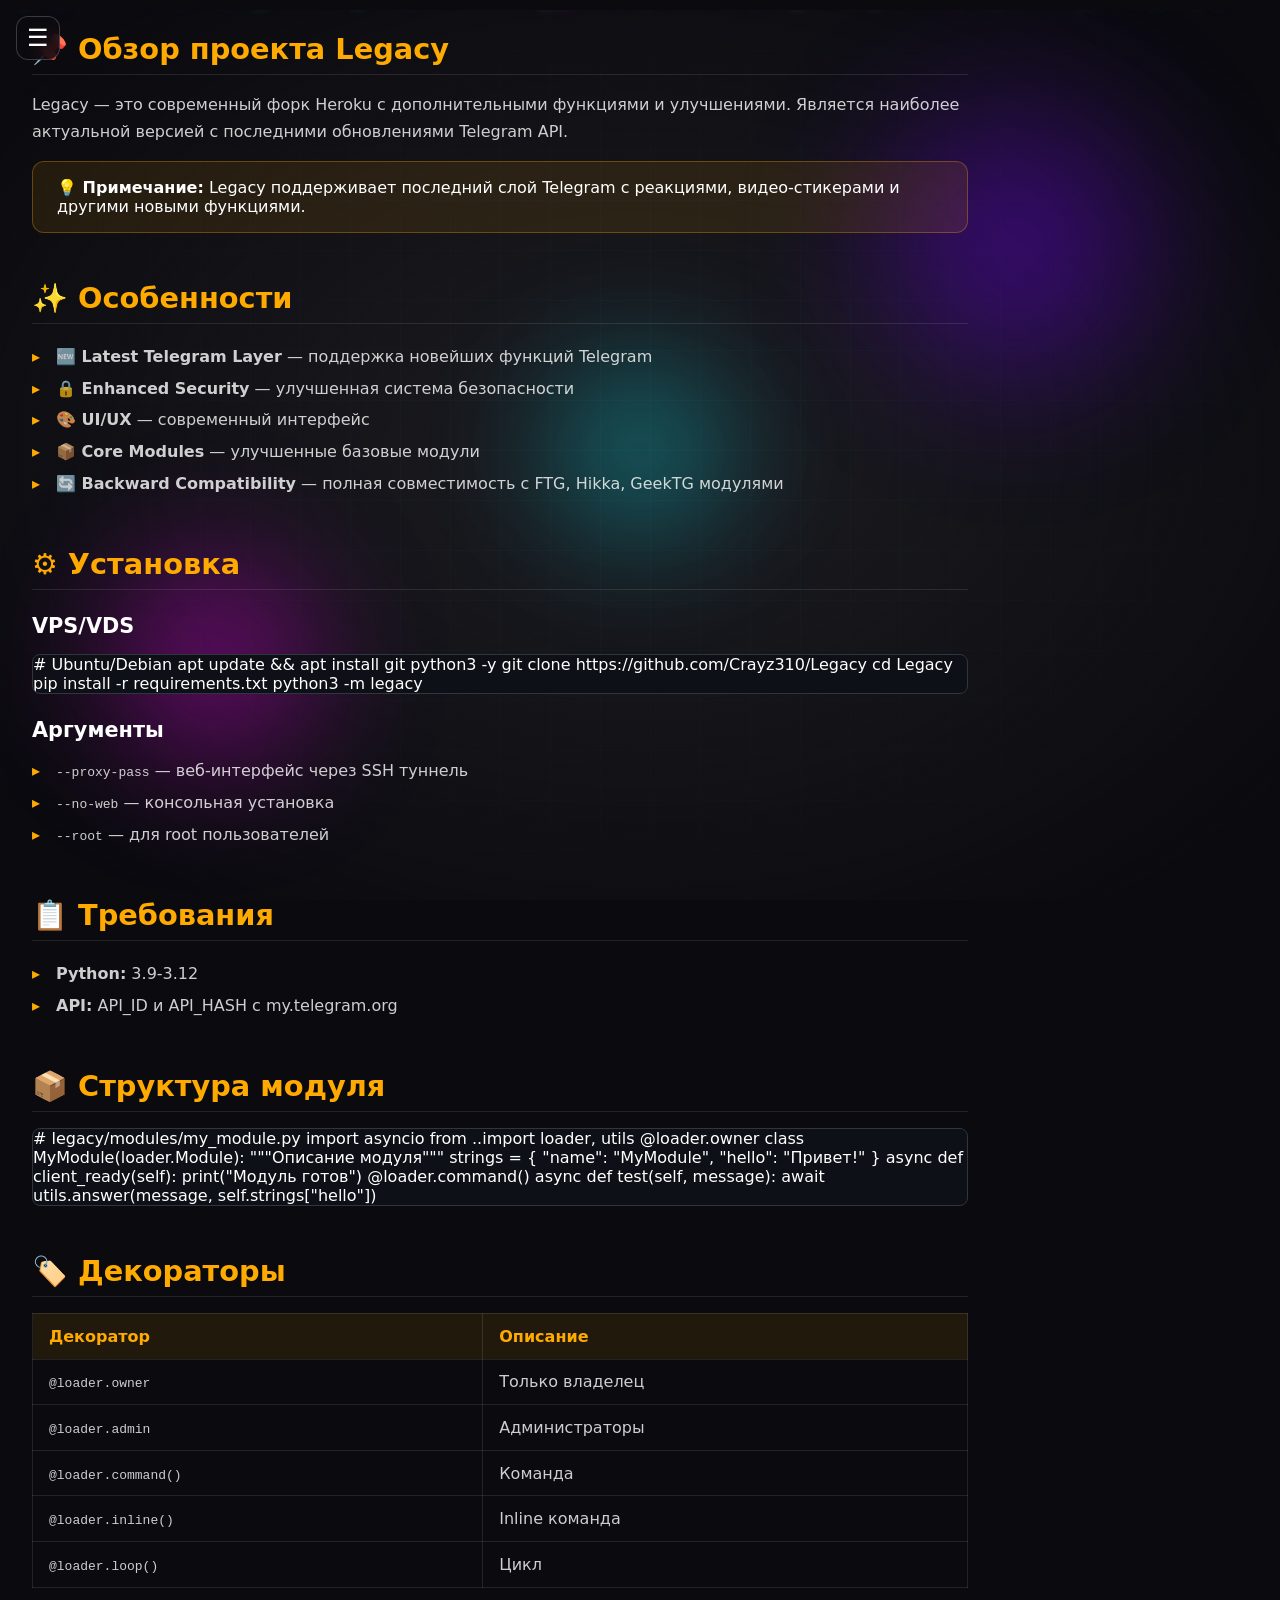
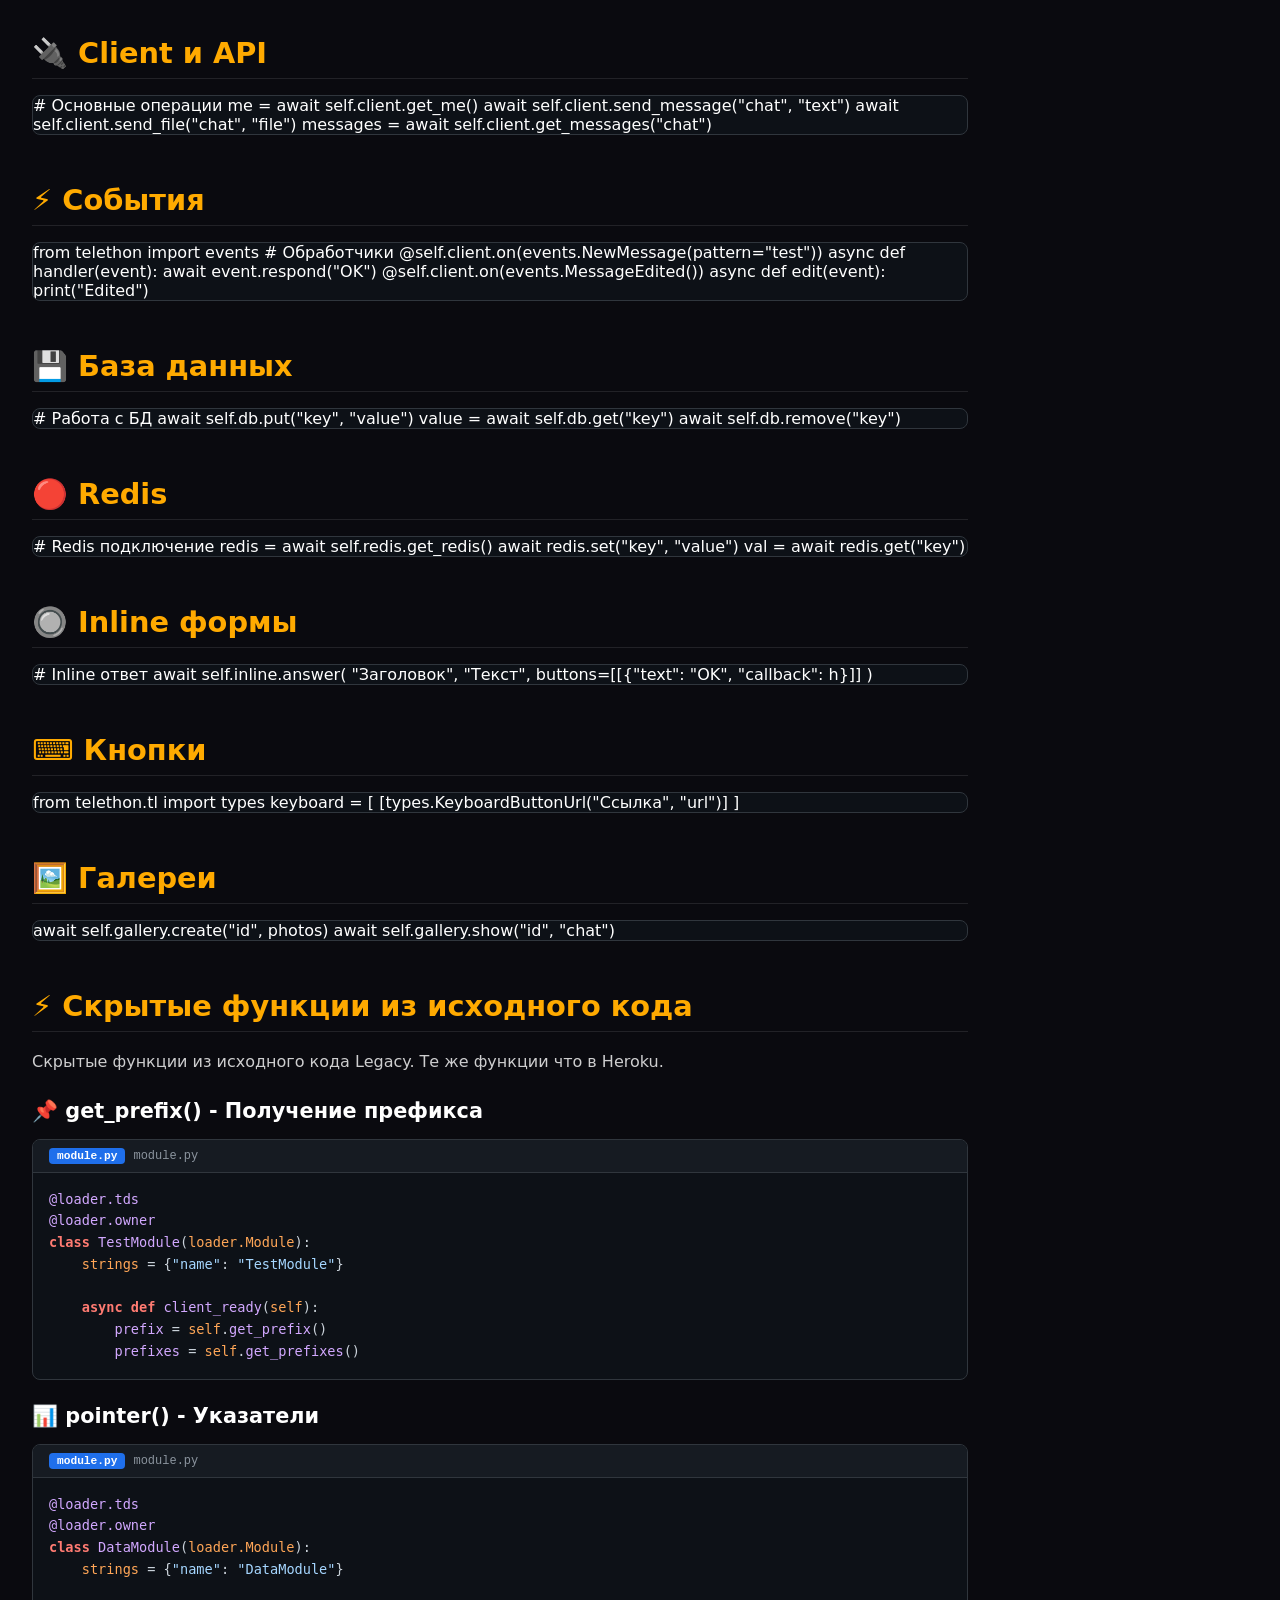
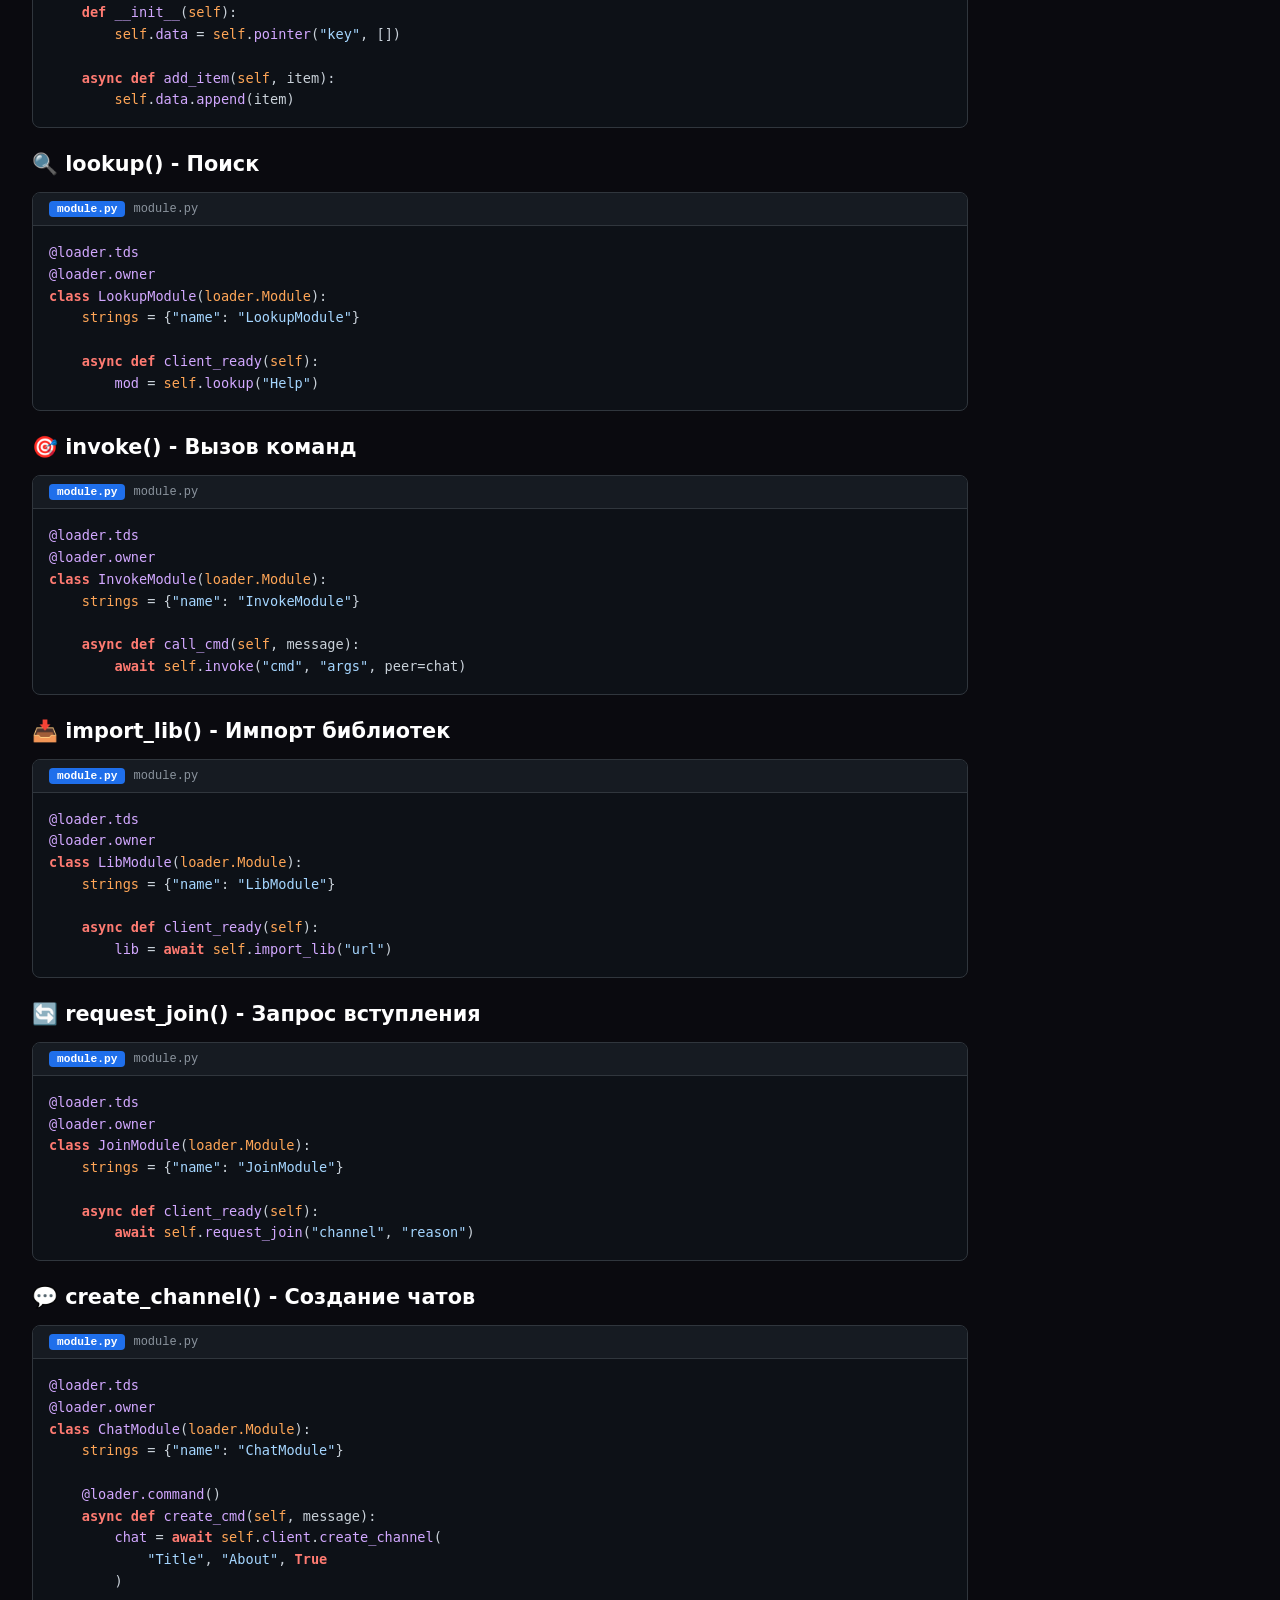
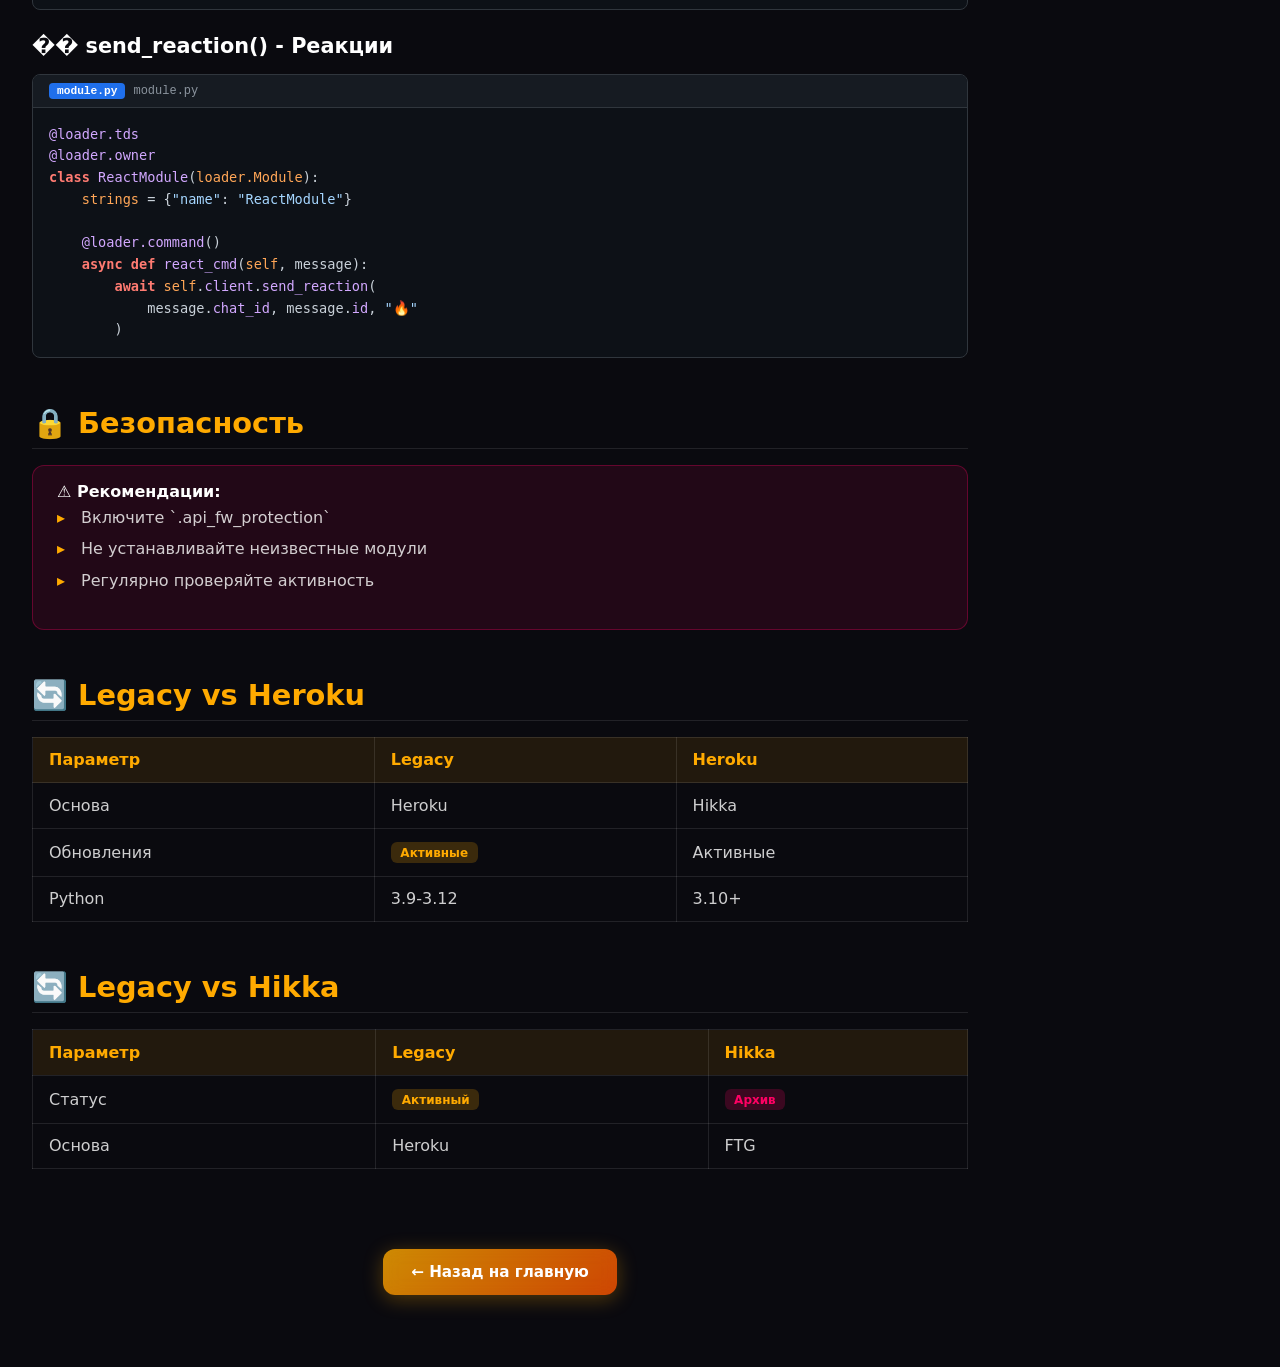
<file: legacy/index.html>
<!DOCTYPE html>
<html lang="ru">
<head>
    <link rel="icon" href="../assets/favicon.ico" type="image/x-icon">
    <meta charset="UTF-8">
    <meta name="viewport" content="width=device-width, initial-scale=1.0">
    <title>Legacy Documentation | Shadow.net</title>
    <style>
        * {
            margin: 0;
            padding: 0;
            box-sizing: border-box;
        }

        :root {
            --primary: #00f2ff;
            --secondary: #ff00ff;
            --accent: #7700ff;
            --dark: #0a0a0f;
        }

        body {
            font-family: 'Segoe UI', system-ui, -apple-system, sans-serif;
            background: var(--dark);
            color: #fff;
            overflow-x: hidden;
            min-height: 100vh;
        }

        .bg-animation {
            position: fixed;
            top: 0;
            left: 0;
            width: 100%;
            height: 100%;
            z-index: -2;
            background: var(--dark);
        }

        .pattern-bg {
            position: fixed;
            top: 0;
            left: 0;
            width: 100%;
            height: 100%;
            z-index: -1;
            opacity: 0.08;
            background-image: url('../assets/patterned-background.png');
            background-size: 200px;
            background-repeat: repeat;
            mix-blend-mode: screen;
        }

        .grid-overlay {
            position: fixed;
            top: 0;
            left: 0;
            width: 100%;
            height: 100%;
            z-index: -1;
            background: 
                linear-gradient(rgba(0, 242, 255, 0.03) 1px, transparent 1px),
                linear-gradient(90deg, rgba(0, 242, 255, 0.03) 1px, transparent 1px);
            background-size: 50px 50px;
            pointer-events: none;
        }

        .vignette {
            position: fixed;
            top: 0;
            left: 0;
            width: 100%;
            height: 100%;
            z-index: -1;
            background: radial-gradient(ellipse at center, transparent 0%, var(--dark) 90%);
            pointer-events: none;
        }

        .particles {
            position: fixed;
            top: 0;
            left: 0;
            width: 100%;
            height: 100%;
            z-index: -1;
            overflow: hidden;
        }

        .particle {
            position: absolute;
            width: 3px;
            height: 3px;
            background: var(--primary);
            border-radius: 50%;
            animation: float 20s infinite linear;
            opacity: 0.8;
            box-shadow: 0 0 8px var(--primary), 0 0 15px var(--primary);
        }

        @keyframes float {
            from { transform: translateY(150vh) translateX(0); }
            to { transform: translateY(-50vh) translateX(100px); }
        }

        .glow-orb {
            position: fixed;
            border-radius: 50%;
            filter: blur(60px);
            opacity: 0.5;
            pointer-events: none;
            z-index: -1;
        }

        .orb-1 {
            width: 400px;
            height: 400px;
            background: radial-gradient(circle, var(--accent), transparent 70%);
            top: 5%;
            right: 5%;
            animation: drift 25s infinite ease-in-out;
        }

        .orb-2 {
            width: 300px;
            height: 300px;
            background: radial-gradient(circle, var(--secondary), transparent 70%);
            bottom: 10%;
            left: 5%;
            animation: drift 20s infinite ease-in-out reverse;
        }

        .orb-3 {
            width: 250px;
            height: 250px;
            background: radial-gradient(circle, var(--primary), transparent 70%);
            top: 50%;
            left: 50%;
            transform: translate(-50%, -50%);
            animation: orbPulse 15s infinite ease-in-out;
        }

        @keyframes orbPulse {
            0%, 100% { transform: translate(-50%, -50%) scale(1); opacity: 0.4; }
            50% { transform: translate(-50%, -50%) scale(1.3); opacity: 0.6; }
        }

        .particle-blocker {
            position: fixed;
            top: 0;
            left: 0;
            width: 100%;
            height: 10px;
            z-index: 100;
            background: var(--dark);
        }

        .container {
            max-width: 1200px;
            margin: 0 auto;
            padding: 2rem;
            display: flex;
            flex-direction: column;
            align-items: center;
            min-height: 100vh;
        }

        .card {
            position: relative;
            border-radius: 24px;
            overflow: hidden;
            cursor: pointer;
            transition: transform 0.6s ease;
            min-height: 380px;
            width: 100%;
            max-width: 600px;
            margin-top: 2rem;
            border: 1px solid rgba(255, 255, 255, 0.2);
        }

        .card-bg {
            position: absolute;
            inset: 0;
            background-size: cover;
            background-position: center;
            z-index: 0;
            transition: transform 0.6s ease;
            background-image: url('../assets/fon.webp');
        }

        .card:hover .card-bg {
            transform: scale(1.1);
        }

        .card-overlay {
            position: absolute;
            inset: 0;
            background: linear-gradient(135deg, rgba(10,10,15,0.7) 0%, rgba(10,10,15,0.85) 50%, rgba(10,10,15,0.9) 100%);
            z-index: 1;
            transition: opacity 0.3s;
        }

        .card:hover .card-overlay {
            opacity: 0.95;
            background: linear-gradient(135deg, rgba(10,10,15,0.6) 0%, rgba(10,10,15,0.75) 50%, rgba(10,10,15,0.85) 100%);
        }

        .card-content {
            position: relative;
            z-index: 2;
            padding: 2.5rem;
            height: 100%;
            display: flex;
            flex-direction: column;
            justify-content: space-between;
        }

        .card-icon {
            width: 70px;
            height: 70px;
            border-radius: 16px;
            display: flex;
            align-items: center;
            justify-content: center;
            margin-bottom: 1.5rem;
            background: rgba(255, 255, 255, 0.1);
            backdrop-filter: blur(10px);
            -webkit-backdrop-filter: blur(10px);
            border: 1px solid rgba(255, 255, 255, 0.2);
            box-shadow: 0 10px 30px rgba(0, 0, 0, 0.3);
            transition: transform 0.3s;
        }

        .card:hover .card-icon {
            transform: rotate(-5deg) scale(1.1);
            box-shadow: 0 15px 40px rgba(0, 0, 0, 0.4);
        }

        .card-icon svg {
            width: 45px;
            height: 45px;
            filter: drop-shadow(0 0 10px rgba(255,255,255,0.3));
        }

        .card h2 {
            font-size: 1.8rem;
            margin-bottom: 1rem;
            background: linear-gradient(90deg, #fff, rgba(255,255,255,0.7));
            -webkit-background-clip: text;
            -webkit-text-fill-color: transparent;
            background-clip: text;
        }

        .card p {
            color: rgba(255, 255, 255, 0.8);
            line-height: 1.6;
            margin-bottom: 1.5rem;
            text-shadow: 0 2px 4px rgba(0,0,0,0.5);
        }

        .btn {
            display: inline-flex;
            align-items: center;
            gap: 0.5rem;
            padding: 0.875rem 1.75rem;
            background: rgba(0, 0, 0, 0.4);
            border: 1px solid rgba(255, 255, 255, 0.2);
            color: #fff;
            text-decoration: none;
            border-radius: 12px;
            font-weight: 600;
            position: relative;
            overflow: hidden;
            transition: all 0.3s;
            cursor: pointer;
            font-size: 0.95rem;
            backdrop-filter: blur(10px);
            -webkit-backdrop-filter: blur(10px);
            width: fit-content;
        }

        .btn:hover {
            border-color: var(--primary);
            box-shadow: 0 0 20px rgba(0, 242, 255, 0.4);
            transform: translateX(5px);
            background: rgba(0, 0, 0, 0.6);
        }

        .btn-primary {
            background: linear-gradient(135deg, rgba(255, 170, 0, 0.8), rgba(255, 85, 0, 0.8));
            border: none;
            box-shadow: 0 4px 20px rgba(255, 170, 0, 0.3);
        }

        .btn-primary:hover {
            box-shadow: 0 6px 30px rgba(255, 170, 0, 0.5);
            transform: translateX(5px) scale(1.05);
        }

        ::-webkit-scrollbar {
            width: 8px;
        }
        ::-webkit-scrollbar-track {
            background: var(--dark);
        }
        ::-webkit-scrollbar-thumb {
            background: linear-gradient(var(--primary), var(--accent));
            border-radius: 4px;
        }

        @media (max-width: 768px) {
            .container { padding: 1rem; }
            .card-content { padding: 1.5rem; }
        }

        /* Sidebar */
        .sidebar {
            position: fixed;
            left: 0;
            top: 0;
            width: 280px;
            height: 100vh;
            background: rgba(10, 10, 15, 0.95);
            backdrop-filter: blur(20px);
            border-right: 1px solid rgba(255, 255, 255, 0.1);
            z-index: 1000;
            overflow-y: auto;
            padding: 1.5rem 0;
            transform: translateX(-100%);
            transition: transform 0.3s ease;
        }

        .sidebar.open { transform: translateX(0); }
        .sidebar-header { padding: 0 1.5rem 1.5rem; border-bottom: 1px solid rgba(255, 255, 255, 0.1); margin-bottom: 1rem; }
        .sidebar-title { font-size: 1.2rem; font-weight: 700; background: linear-gradient(135deg, #ffaa00, #ff5500); -webkit-background-clip: text; -webkit-text-fill-color: transparent; background-clip: text; }
        .sidebar-section { margin-bottom: 1rem; }
        .sidebar-section-title { font-size: 0.75rem; text-transform: uppercase; color: rgba(255, 255, 255, 0.4); padding: 0.5rem 1.5rem; letter-spacing: 0.1em; }
        .sidebar-link { display: block; padding: 0.6rem 1.5rem; color: rgba(255, 255, 255, 0.7); text-decoration: none; font-size: 0.9rem; transition: all 0.2s; border-left: 2px solid transparent; }
        .sidebar-link:hover, .sidebar-link.active { color: #ffaa00; background: rgba(255, 170, 0, 0.05); border-left-color: #ffaa00; }
        .menu-toggle { position: fixed; top: 1rem; left: 1rem; z-index: 1001; width: 44px; height: 44px; background: rgba(10, 10, 15, 0.8); backdrop-filter: blur(10px); border: 1px solid rgba(255, 255, 255, 0.2); border-radius: 12px; cursor: pointer; display: flex; align-items: center; justify-content: center; color: #fff; font-size: 1.5rem; }
        .menu-toggle:hover { background: rgba(255, 170, 0, 0.2); }
        .main-content { margin-left: 0; padding: 2rem; transition: margin-left 0.3s ease; max-width: 1000px; }
        .main-content.shifted { margin-left: 280px; }
        .doc-section { margin-bottom: 3rem; scroll-margin-top: 100px; }
        .doc-section h2 { font-size: 1.8rem; margin-bottom: 1rem; color: #ffaa00; border-bottom: 1px solid rgba(255, 255, 255, 0.1); padding-bottom: 0.5rem; }
        .doc-section h3 { font-size: 1.3rem; margin: 1.5rem 0 0.8rem; color: #fff; }
        .doc-section p { color: rgba(255, 255, 255, 0.8); line-height: 1.7; margin-bottom: 1rem; }
        .doc-section ul { list-style: none; margin-bottom: 1rem; }
        .doc-section li { padding: 0.4rem 0; color: rgba(255, 255, 255, 0.8); padding-left: 1.5rem; position: relative; }
        .doc-section li::before { content: '▸'; position: absolute; left: 0; color: #ffaa00; }
        .code-block {
            background: #0d1117;
            border: 1px solid #30363d;
            border-radius: 8px;
            margin: 1rem 0;
            overflow: hidden;
        }

        .code-block-header {
            background: #161b22;
            padding: 8px 16px;
            border-bottom: 1px solid #30363d;
            font-size: 0.75rem;
            color: #8b949e;
            display: flex;
            align-items: center;
            gap: 8px;
            font-family: monospace;
        }

        .code-block-header::before {
            content: "module.py";
            background: #1f6feb;
            color: white;
            padding: 2px 8px;
            border-radius: 4px;
            font-size: 0.7rem;
            font-weight: 600;
        }

        .code-block pre {
            margin: 0;
            padding: 16px;
            overflow-x: auto;
            font-family: 'Fira Code', 'Consolas', 'Monaco', 'DejaVu Sans Mono', monospace;
            font-size: 0.85rem;
            line-height: 1.6;
            color: #c9d1d9;
            white-space: pre;
        }

        .code-block pre .comment { color: #8b949e; font-style: italic; }
        .code-block pre .keyword { color: #ff7b72; font-weight: 600; }
        .code-block pre .string { color: #a5d6ff; }
        .code-block pre .function { color: #d2a8ff; }
        .code-block pre .number { color: #79c0ff; }
        .code-block pre .builtin { color: #ffa657; }
        .code-block pre .decorator { color: #d2a8ff; }
        .code-block pre .self { color: #ffa657; }

        .info-box { background: rgba(255, 170, 0, 0.1); border: 1px solid rgba(255, 170, 0, 0.3); border-radius: 12px; padding: 1rem 1.5rem; margin: 1rem 0; }
        .info-box.warning { background: rgba(255, 0, 100, 0.1); border-color: rgba(255, 0, 100, 0.3); }
        .info-box.danger { background: rgba(255, 0, 100, 0.1); border-color: rgba(255, 0, 100, 0.3); }
        .feature-table { width: 100%; border-collapse: collapse; margin: 1rem 0; }
        .feature-table th, .feature-table td { padding: 0.8rem 1rem; text-align: left; border: 1px solid rgba(255, 255, 255, 0.1); }
        .feature-table th { background: rgba(255, 170, 0, 0.1); color: #ffaa00; font-weight: 600; }
        .feature-table td { color: rgba(255, 255, 255, 0.8); }
        .feature-table tr:hover td { background: rgba(255, 255, 255, 0.03); }
        .badge { display: inline-block; padding: 0.2rem 0.6rem; border-radius: 6px; font-size: 0.75rem; font-weight: 600; }
        .badge-new { background: rgba(255, 170, 0, 0.2); color: #ffaa00; }
        .badge-deprecated { background: rgba(255, 0, 100, 0.2); color: #ff0064; }
        .badge-feature { background: rgba(255, 85, 0, 0.2); color: #ff5500; }
        @media (max-width: 768px) { .sidebar { width: 100%; } .main-content.shifted { margin-left: 0; } }
    </style>
</head>
<body>
    <button class="menu-toggle" onclick="toggleSidebar()">☰</button>

    <div class="bg-animation"></div>
    <div class="pattern-bg"></div>
    <div class="grid-overlay"></div>
    <div class="vignette"></div>
    <div class="particles" id="particles"></div>
    <div class="particle-blocker"></div>
    <div class="glow-orb orb-1"></div>
    <div class="glow-orb orb-2"></div>
    <div class="glow-orb orb-3"></div>

    <!-- Sidebar -->
    <nav class="sidebar" id="sidebar">
        <div class="sidebar-header">
            <div class="sidebar-title">🔥 Legacy Docs</div>
        </div>
        <div class="sidebar-section">
            <div class="sidebar-section-title">Введение</div>
            <a href="#overview" class="sidebar-link">Обзор проекта</a>
            <a href="#features" class="sidebar-link">Особенности</a>
            <a href="#installation" class="sidebar-link">Установка</a>
            <a href="#requirements" class="sidebar-link">Требования</a>
        </div>
        <div class="sidebar-section">
            <div class="sidebar-section-title">Основы модулей</div>
            <a href="#module-structure" class="sidebar-link">Структура модуля</a>
            <a href="#decorators" class="sidebar-link">Декораторы</a>
            <a href="#client" class="sidebar-link">Client и API</a>
            <a href="#events" class="sidebar-link">События</a>
        </div>
        <div class="sidebar-section">
            <div class="sidebar-section-title">База данных</div>
            <a href="#database" class="sidebar-link">Работа с БД</a>
            <a href="#redis" class="sidebar-link">Redis</a>
        </div>
        <div class="sidebar-section">
            <div class="sidebar-section-title">Продвинутое</div>
            <a href="#advanced-functions" class="sidebar-link">Скрытые функции</a>
            <a href="#inline" class="sidebar-link">Inline формы</a>
            <a href="#forms" class="sidebar-link">Кнопки и клавиатуры</a>
            <a href="#galleries" class="sidebar-link">Галереи</a>
            <a href="#security" class="sidebar-link">Безопасность</a>
        </div>
        <div class="sidebar-section">
            <div class="sidebar-section-title">Сравнение</div>
            <a href="#vs-heroku" class="sidebar-link">vs Heroku</a>
            <a href="#vs-hikka" class="sidebar-link">vs Hikka</a>
        </div>
    </nav>

    <main class="main-content" id="mainContent">
        <div class="doc-section" id="overview">
            <h2>📌 Обзор проекта Legacy</h2>
            <p>Legacy — это современный форк Heroku с дополнительными функциями и улучшениями. Является наиболее актуальной версией с последними обновлениями Telegram API.</p>
            <div class="info-box">
                <strong>💡 Примечание:</strong> Legacy поддерживает последний слой Telegram с реакциями, видео-стикерами и другими новыми функциями.
            </div>
        </div>

        <div class="doc-section" id="features">
            <h2>✨ Особенности</h2>
            <ul>
                <li><strong>🆕 Latest Telegram Layer</strong> — поддержка новейших функций Telegram</li>
                <li><strong>🔒 Enhanced Security</strong> — улучшенная система безопасности</li>
                <li><strong>🎨 UI/UX</strong> — современный интерфейс</li>
                <li><strong>📦 Core Modules</strong> — улучшенные базовые модули</li>
                <li><strong>🔄 Backward Compatibility</strong> — полная совместимость с FTG, Hikka, GeekTG модулями</li>
            </ul>
        </div>

        <div class="doc-section" id="installation">
            <h2>⚙️ Установка</h2>
            <h3>VPS/VDS</h3>
            <div class="code-block">
<span class="comment"># Ubuntu/Debian</span>
apt update && apt install git python3 -y
git clone https://github.com/Crayz310/Legacy
cd Legacy
pip install -r requirements.txt
python3 -m legacy
            </div>
            <h3>Аргументы</h3>
            <ul>
                <li><code>--proxy-pass</code> — веб-интерфейс через SSH туннель</li>
                <li><code>--no-web</code> — консольная установка</li>
                <li><code>--root</code> — для root пользователей</li>
            </ul>
        </div>

        <div class="doc-section" id="requirements">
            <h2>📋 Требования</h2>
            <ul>
                <li><strong>Python:</strong> 3.9-3.12</li>
                <li><strong>API:</strong> API_ID и API_HASH с my.telegram.org</li>
            </ul>
        </div>

        <div class="doc-section" id="module-structure">
            <h2>📦 Структура модуля</h2>
            <div class="code-block">
<span class="comment"># legacy/modules/my_module.py</span>

<span class="keyword">import</span> asyncio
<span class="keyword">from</span> ..<span class="keyword">import</span> <span class="string">loader, utils</span>

<span class="keyword">@</span>loader.<span class="function">owner</span>
<span class="keyword">class</span> <span class="function">MyModule</span>(loader.<span class="function">Module</span>):
    <span class="string">"""Описание модуля"""</span>
    
    <span class="keyword">strings</span> = {
        <span class="string">"name"</span>: <span class="string">"MyModule"</span>,
        <span class="string">"hello"</span>: <span class="string">"Привет!"</span>
    }
    
    <span class="keyword">async def</span> <span class="function">client_ready</span>(self):
        <span class="function">print</span>(<span class="string">"Модуль готов"</span>)
    
    <span class="keyword">@</span>loader.<span class="function">command</span>()
    <span class="keyword">async def</span> <span class="function">test</span>(self, message):
        <span class="keyword">await</span> utils.<span class="function">answer</span>(message, self.<span class="function">strings</span>[<span class="string">"hello"</span>])
            </div>
        </div>

        <div class="doc-section" id="decorators">
            <h2>🏷️ Декораторы</h2>
            <table class="feature-table">
                <thead>
                    <tr><th>Декоратор</th><th>Описание</th></tr>
                </thead>
                <tbody>
                    <tr><td><code>@loader.owner</code></td><td>Только владелец</td></tr>
                    <tr><td><code>@loader.admin</code></td><td>Администраторы</td></tr>
                    <tr><td><code>@loader.command()</code></td><td>Команда</td></tr>
                    <tr><td><code>@loader.inline()</code></td><td>Inline команда</td></tr>
                    <tr><td><code>@loader.loop()</code></td><td>Цикл</td></tr>
                </tbody>
            </table>
        </div>

        <div class="doc-section" id="client">
            <h2>🔌 Client и API</h2>
            <div class="code-block">
<span class="comment"># Основные операции</span>
me = <span class="keyword">await</span> self.<span class="function">client</span>.<span class="function">get_me</span>()
<span class="keyword">await</span> self.<span class="function">client</span>.<span class="function">send_message</span>(<span class="string">"chat"</span>, <span class="string">"text"</span>)
<span class="keyword">await</span> self.<span class="function">client</span>.<span class="function">send_file</span>(<span class="string">"chat"</span>, <span class="string">"file"</span>)
messages = <span class="keyword">await</span> self.<span class="function">client</span>.<span class="function">get_messages</span>(<span class="string">"chat"</span>)
            </div>
        </div>

        <div class="doc-section" id="events">
            <h2>⚡ События</h2>
            <div class="code-block">
<span class="keyword">from</span> telethon <span class="keyword">import</span> events

<span class="comment"># Обработчики</span>
<span class="keyword">@</span>self.<span class="function">client</span>.<span class="function">on</span>(events.NewMessage(<span class="function">pattern</span>=<span class="string">"test"</span>))
<span class="keyword">async def</span> <span class="function">handler</span>(event):
    <span class="keyword">await</span> event.<span class="function">respond</span>(<span class="string">"OK"</span>)

<span class="keyword">@</span>self.<span class="function">client</span>.<span class="function">on</span>(events.MessageEdited())
<span class="keyword">async def</span> <span class="function">edit</span>(event):
    <span class="function">print</span>(<span class="string">"Edited"</span>)
            </div>
        </div>

        <div class="doc-section" id="database">
            <h2>💾 База данных</h2>
            <div class="code-block">
<span class="comment"># Работа с БД</span>
<span class="keyword">await</span> self.<span class="function">db</span>.<span class="function">put</span>(<span class="string">"key"</span>, <span class="string">"value"</span>)
value = <span class="keyword">await</span> self.<span class="function">db</span>.<span class="function">get</span>(<span class="string">"key"</span>)
<span class="keyword">await</span> self.<span class="function">db</span>.<span class="function">remove</span>(<span class="string">"key"</span>)
            </div>
        </div>

        <div class="doc-section" id="redis">
            <h2>🔴 Redis</h2>
            <div class="code-block">
<span class="comment"># Redis подключение</span>
redis = <span class="keyword">await</span> self.<span class="function">redis</span>.<span class="function">get_redis</span>()
<span class="keyword">await</span> redis.<span class="function">set</span>(<span class="string">"key"</span>, <span class="string">"value"</span>)
val = <span class="keyword">await</span> redis.<span class="function">get</span>(<span class="string">"key"</span>)
            </div>
        </div>

        <div class="doc-section" id="inline">
            <h2>🔘 Inline формы</h2>
            <div class="code-block">
<span class="comment"># Inline ответ</span>
<span class="keyword">await</span> self.<span class="function">inline</span>.<span class="function">answer</span>(
    <span class="string">"Заголовок"</span>,
    <span class="string">"Текст"</span>,
    <span class="function">buttons</span>=[[{<span class="string">"text"</span>: <span class="string">"OK"</span>, <span class="string">"callback"</span>: <span class="function">h</span>}]]
)
            </div>
        </div>

        <div class="doc-section" id="forms">
            <h2>⌨️ Кнопки</h2>
            <div class="code-block">
<span class="keyword">from</span> telethon.tl <span class="keyword">import</span> types

keyboard = [
    [<span class="function">types.KeyboardButtonUrl</span>(<span class="string">"Ссылка"</span>, <span class="string">"url"</span>)]
]
            </div>
        </div>

        <div class="doc-section" id="galleries">
            <h2>🖼️ Галереи</h2>
            <div class="code-block">
<span class="keyword">await</span> self.<span class="function">gallery</span>.<span class="function">create</span>(<span class="string">"id"</span>, photos)
<span class="keyword">await</span> self.<span class="function">gallery</span>.<span class="function">show</span>(<span class="string">"id"</span>, <span class="string">"chat"</span>)
            </div>
        </div>

        <div class="doc-section" id="advanced-functions">
            <h2>⚡ Скрытые функции из исходного кода</h2>
            <p>Скрытые функции из исходного кода Legacy. Те же функции что в Heroku.</p>
            
            <h3>📌 get_prefix() - Получение префикса</h3>
            <div class="code-block">
                <div class="code-block-header">module.py</div>
                <pre><span class="decorator">@loader.tds</span>
<span class="decorator">@loader.owner</span>
<span class="keyword">class</span> <span class="function">TestModule</span>(<span class="builtin">loader.Module</span>):
    <span class="builtin">strings</span> = {<span class="string">"name"</span>: <span class="string">"TestModule"</span>}

    <span class="keyword">async def</span> <span class="function">client_ready</span>(<span class="self">self</span>):
        <span class="function">prefix</span> = <span class="self">self</span>.<span class="function">get_prefix</span>()
        <span class="function">prefixes</span> = <span class="self">self</span>.<span class="function">get_prefixes</span>()
</pre>
            </div>

            <h3>📊 pointer() - Указатели</h3>
            <div class="code-block">
                <div class="code-block-header">module.py</div>
                <pre><span class="decorator">@loader.tds</span>
<span class="decorator">@loader.owner</span>
<span class="keyword">class</span> <span class="function">DataModule</span>(<span class="builtin">loader.Module</span>):
    <span class="builtin">strings</span> = {<span class="string">"name"</span>: <span class="string">"DataModule"</span>}

    <span class="keyword">def</span> <span class="function">__init__</span>(<span class="self">self</span>):
        <span class="self">self</span>.<span class="function">data</span> = <span class="self">self</span>.<span class="function">pointer</span>(<span class="string">"key"</span>, [])

    <span class="keyword">async def</span> <span class="function">add_item</span>(<span class="self">self</span>, item):
        <span class="self">self</span>.<span class="function">data</span>.<span class="function">append</span>(item)
</pre>
            </div>

            <h3>🔍 lookup() - Поиск</h3>
            <div class="code-block">
                <div class="code-block-header">module.py</div>
                <pre><span class="decorator">@loader.tds</span>
<span class="decorator">@loader.owner</span>
<span class="keyword">class</span> <span class="function">LookupModule</span>(<span class="builtin">loader.Module</span>):
    <span class="builtin">strings</span> = {<span class="string">"name"</span>: <span class="string">"LookupModule"</span>}

    <span class="keyword">async def</span> <span class="function">client_ready</span>(<span class="self">self</span>):
        <span class="function">mod</span> = <span class="self">self</span>.<span class="function">lookup</span>(<span class="string">"Help"</span>)
</pre>
            </div>

            <h3>🎯 invoke() - Вызов команд</h3>
            <div class="code-block">
                <div class="code-block-header">module.py</div>
                <pre><span class="decorator">@loader.tds</span>
<span class="decorator">@loader.owner</span>
<span class="keyword">class</span> <span class="function">InvokeModule</span>(<span class="builtin">loader.Module</span>):
    <span class="builtin">strings</span> = {<span class="string">"name"</span>: <span class="string">"InvokeModule"</span>}

    <span class="keyword">async def</span> <span class="function">call_cmd</span>(<span class="self">self</span>, message):
        <span class="keyword">await</span> <span class="self">self</span>.<span class="function">invoke</span>(<span class="string">"cmd"</span>, <span class="string">"args"</span>, peer=chat)
</pre>
            </div>

            <h3>📥 import_lib() - Импорт библиотек</h3>
            <div class="code-block">
                <div class="code-block-header">module.py</div>
                <pre><span class="decorator">@loader.tds</span>
<span class="decorator">@loader.owner</span>
<span class="keyword">class</span> <span class="function">LibModule</span>(<span class="builtin">loader.Module</span>):
    <span class="builtin">strings</span> = {<span class="string">"name"</span>: <span class="string">"LibModule"</span>}

    <span class="keyword">async def</span> <span class="function">client_ready</span>(<span class="self">self</span>):
        <span class="function">lib</span> = <span class="keyword">await</span> <span class="self">self</span>.<span class="function">import_lib</span>(<span class="string">"url"</span>)
</pre>
            </div>

            <h3>🔄 request_join() - Запрос вступления</h3>
            <div class="code-block">
                <div class="code-block-header">module.py</div>
                <pre><span class="decorator">@loader.tds</span>
<span class="decorator">@loader.owner</span>
<span class="keyword">class</span> <span class="function">JoinModule</span>(<span class="builtin">loader.Module</span>):
    <span class="builtin">strings</span> = {<span class="string">"name"</span>: <span class="string">"JoinModule"</span>}

    <span class="keyword">async def</span> <span class="function">client_ready</span>(<span class="self">self</span>):
        <span class="keyword">await</span> <span class="self">self</span>.<span class="function">request_join</span>(<span class="string">"channel"</span>, <span class="string">"reason"</span>)
</pre>
            </div>

            <h3>💬 create_channel() - Создание чатов</h3>
            <div class="code-block">
                <div class="code-block-header">module.py</div>
                <pre><span class="decorator">@loader.tds</span>
<span class="decorator">@loader.owner</span>
<span class="keyword">class</span> <span class="function">ChatModule</span>(<span class="builtin">loader.Module</span>):
    <span class="builtin">strings</span> = {<span class="string">"name"</span>: <span class="string">"ChatModule"</span>}

    <span class="decorator">@loader.command</span>()
    <span class="keyword">async def</span> <span class="function">create_cmd</span>(<span class="self">self</span>, message):
        <span class="function">chat</span> = <span class="keyword">await</span> <span class="self">self</span>.<span class="function">client</span>.<span class="function">create_channel</span>(
            <span class="string">"Title"</span>, <span class="string">"About"</span>, <span class="keyword">True</span>
        )
</pre>
            </div>

            <h3>�� send_reaction() - Реакции</h3>
            <div class="code-block">
                <div class="code-block-header">module.py</div>
                <pre><span class="decorator">@loader.tds</span>
<span class="decorator">@loader.owner</span>
<span class="keyword">class</span> <span class="function">ReactModule</span>(<span class="builtin">loader.Module</span>):
    <span class="builtin">strings</span> = {<span class="string">"name"</span>: <span class="string">"ReactModule"</span>}

    <span class="decorator">@loader.command</span>()
    <span class="keyword">async def</span> <span class="function">react_cmd</span>(<span class="self">self</span>, message):
        <span class="keyword">await</span> <span class="self">self</span>.<span class="function">client</span>.<span class="function">send_reaction</span>(
            message.<span class="function">chat_id</span>, message.<span class="function">id</span>, <span class="string">"🔥"</span>
        )
</pre>
            </div>
        </div>

        <div class="doc-section" id="security">
            <h2>🔒 Безопасность</h2>
            <div class="info-box warning">
                <strong>⚠️ Рекомендации:</strong>
                <ul>
                    <li>Включите `.api_fw_protection`</li>
                    <li>Не устанавливайте неизвестные модули</li>
                    <li>Регулярно проверяйте активность</li>
                </ul>
            </div>
        </div>

        <div class="doc-section" id="vs-heroku">
            <h2>🔄 Legacy vs Heroku</h2>
            <table class="feature-table">
                <thead>
                    <tr><th>Параметр</th><th>Legacy</th><th>Heroku</th></tr>
                </thead>
                <tbody>
                    <tr><td>Основа</td><td>Heroku</td><td>Hikka</td></tr>
                    <tr><td>Обновления</td><td><span class="badge badge-new">Активные</span></td><td>Активные</td></tr>
                    <tr><td>Python</td><td>3.9-3.12</td><td>3.10+</td></tr>
                </tbody>
            </table>
        </div>

        <div class="doc-section" id="vs-hikka">
            <h2>🔄 Legacy vs Hikka</h2>
            <table class="feature-table">
                <thead>
                    <tr><th>Параметр</th><th>Legacy</th><th>Hikka</th></tr>
                </thead>
                <tbody>
                    <tr><td>Статус</td><td><span class="badge badge-new">Активный</span></td><td><span class="badge badge-deprecated">Архив</span></td></tr>
                    <tr><td>Основа</td><td>Heroku</td><td>FTG</td></tr>
                </tbody>
            </table>
        </div>

        <div style="text-align: center; padding: 2rem;">
            <a href="../index.html" class="btn btn-primary" style="background: linear-gradient(135deg, rgba(255, 170, 0, 0.8), rgba(255, 85, 0, 0.8));">← Назад на главную</a>
        </div>
    </main>

    <script>
        function toggleSidebar() {
            document.getElementById('sidebar').classList.toggle('open');
            document.getElementById('mainContent').classList.toggle('shifted');
        }

        document.querySelectorAll('.sidebar-link').forEach(link => {
            link.addEventListener('click', function(e) {
                e.preventDefault();
                const targetId = this.getAttribute('href').substring(1);
                const targetElement = document.getElementById(targetId);
                if (targetElement) {
                    targetElement.scrollIntoView({ behavior: 'smooth' });
                }
                if (window.innerWidth < 768) {
                    toggleSidebar();
                }
            });
        });

        const particlesContainer = document.getElementById('particles');
        const colors = ['var(--primary)', 'var(--secondary)', 'var(--accent)', '#ffffff'];
        
        for (let i = 0; i < 60; i++) {
            const particle = document.createElement('div');
            particle.className = 'particle';
            const color = colors[Math.floor(Math.random() * colors.length)];
            const size = Math.random() * 3 + 2;
            particle.style.left = Math.random() * 100 + '%';
            particle.style.width = size + 'px';
            particle.style.height = size + 'px';
            particle.style.background = color;
            particle.style.boxShadow = `0 0 ${size * 3}px ${color}, 0 0 ${size * 5}px ${color}`;
            particle.style.animationDuration = (Math.random() * 15 + 8) + 's';
            particle.style.animationDelay = Math.random() * 15 + 's';
            particle.style.opacity = Math.random() * 0.6 + 0.3;
            particlesContainer.appendChild(particle);
        }
    </script>
</body>
</html>
</file>
